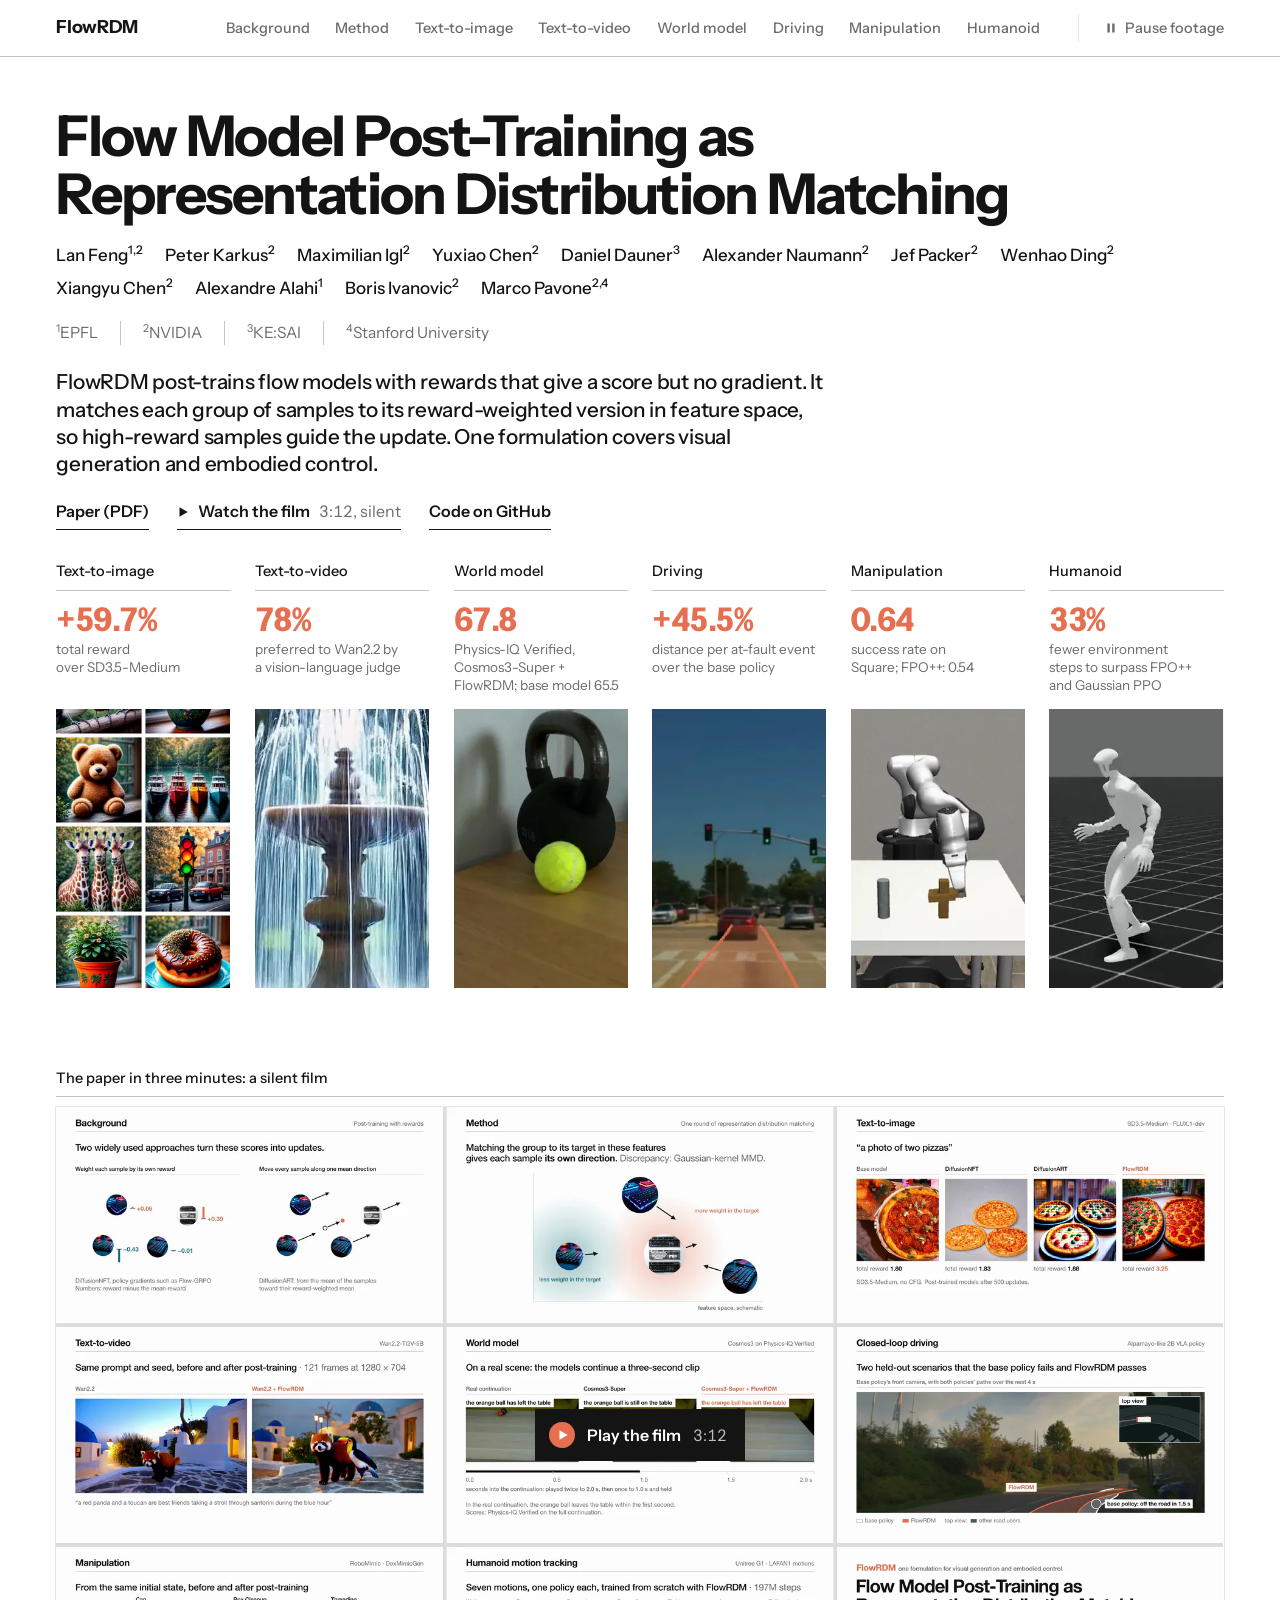
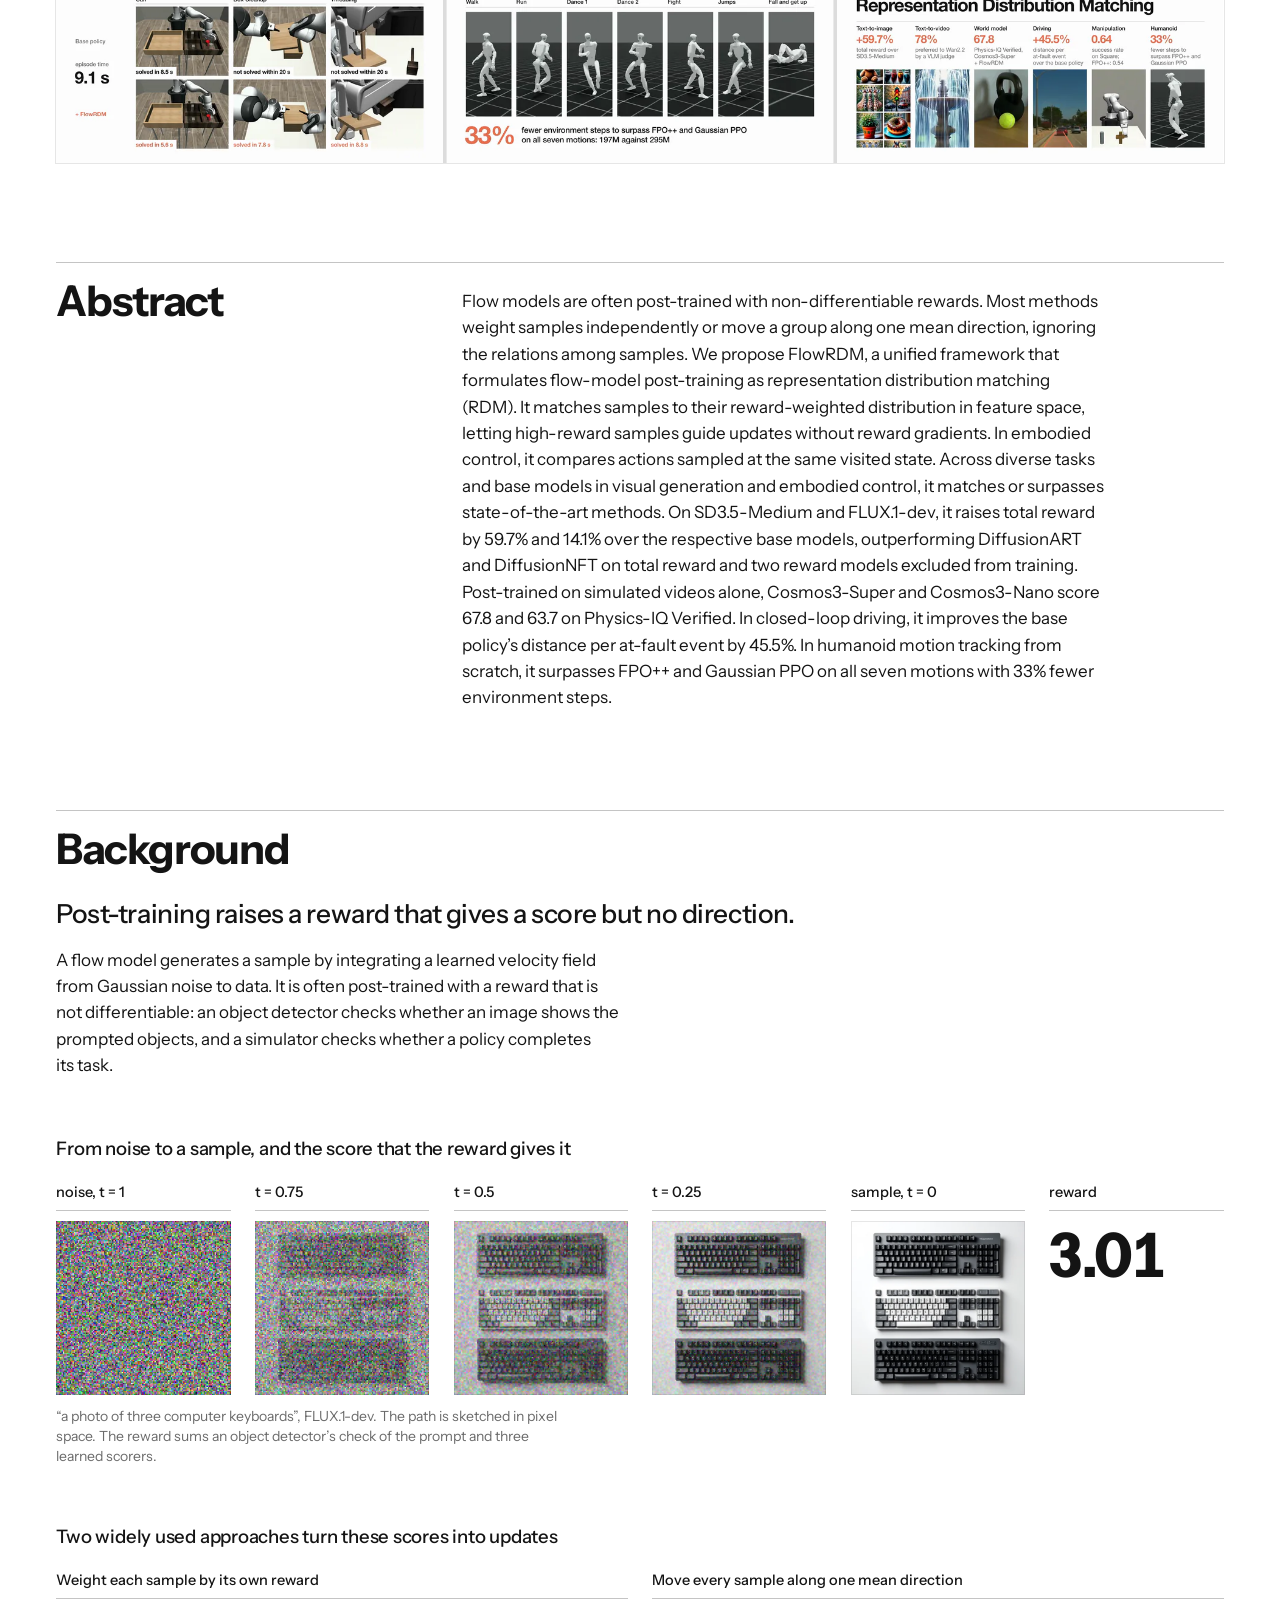
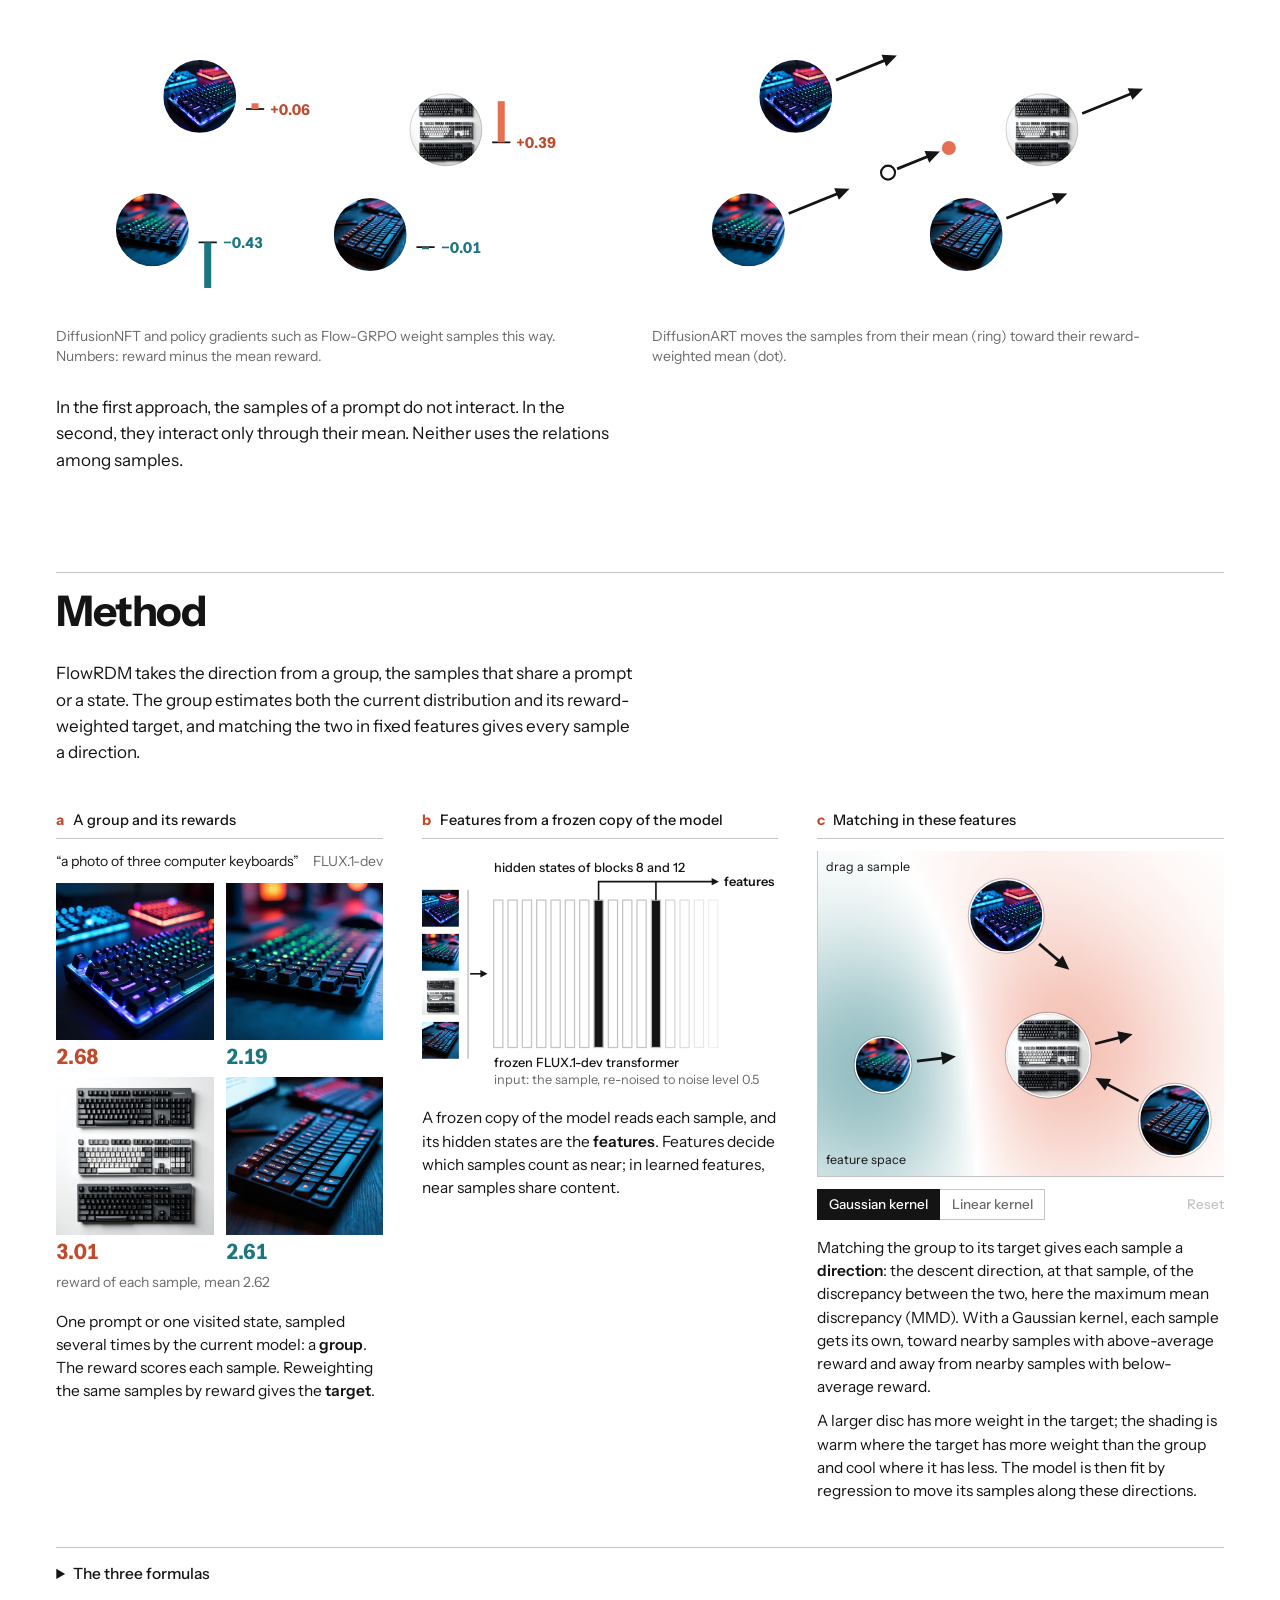
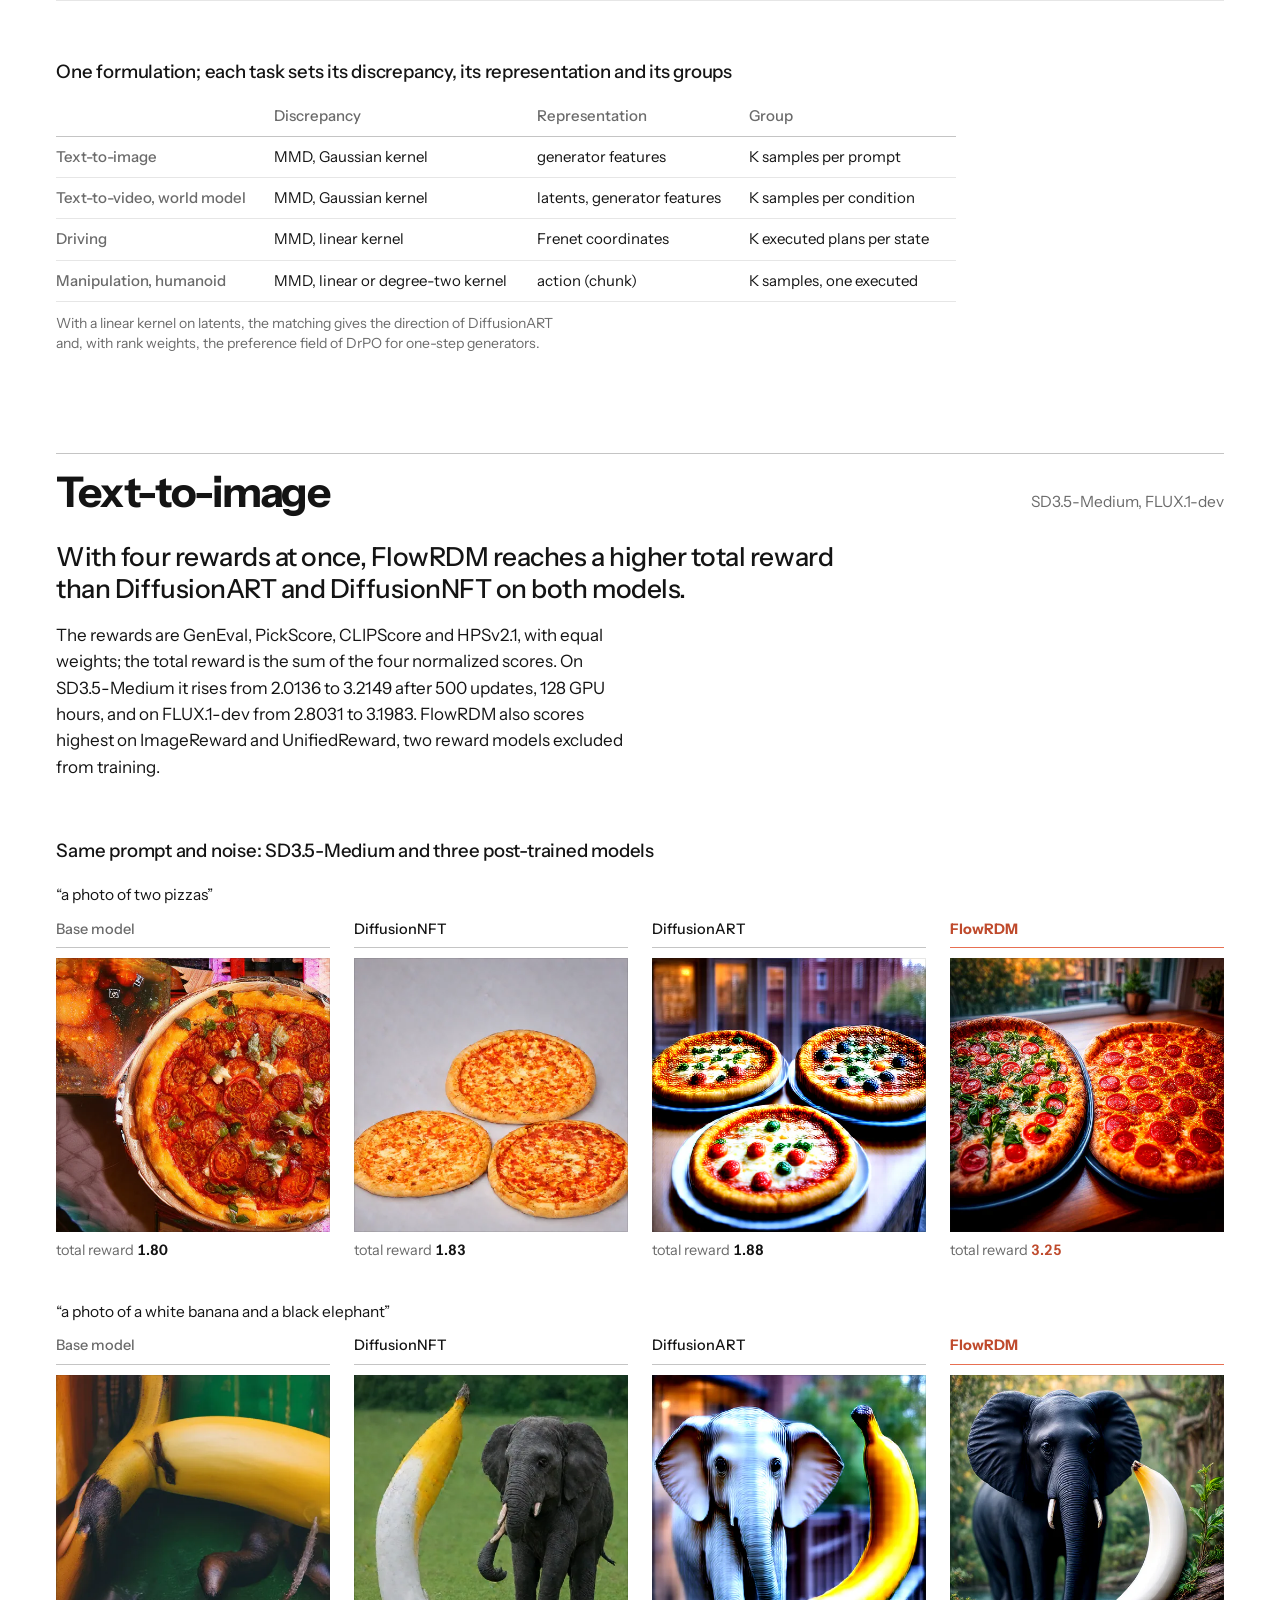
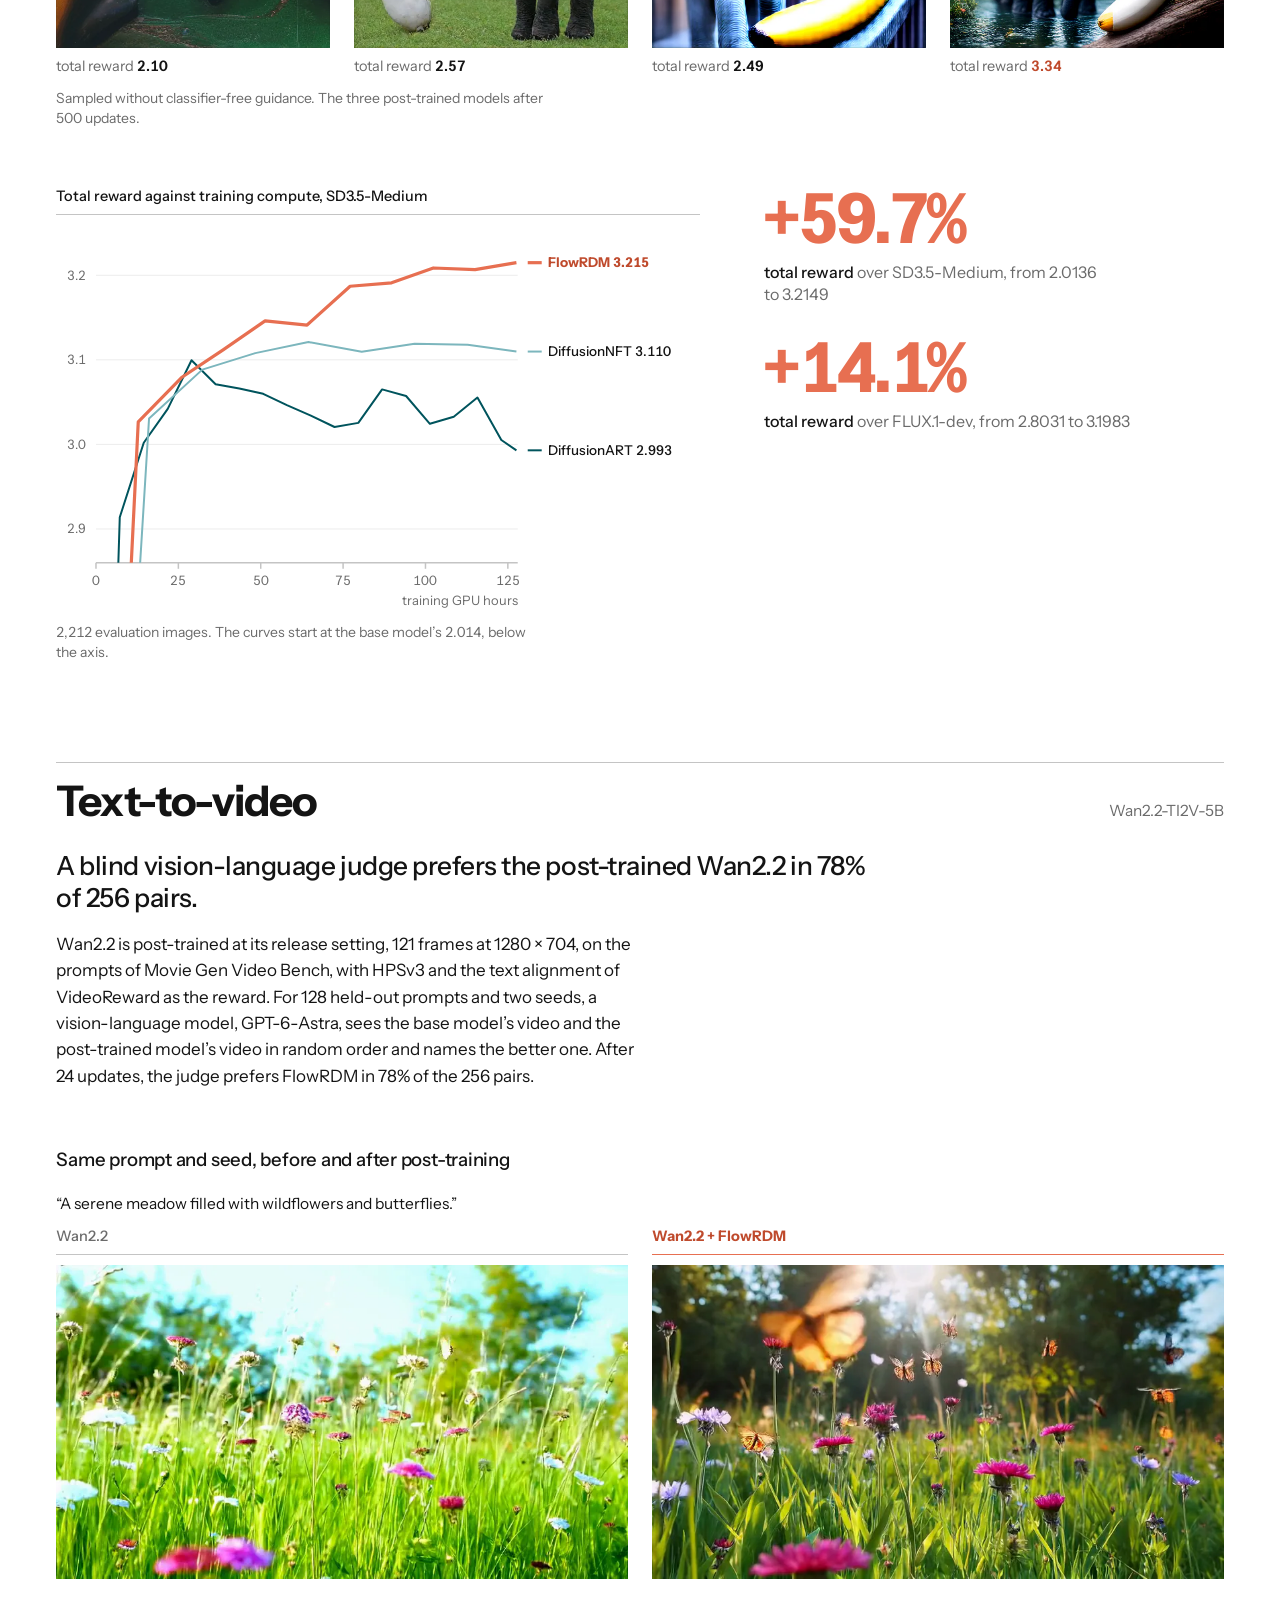
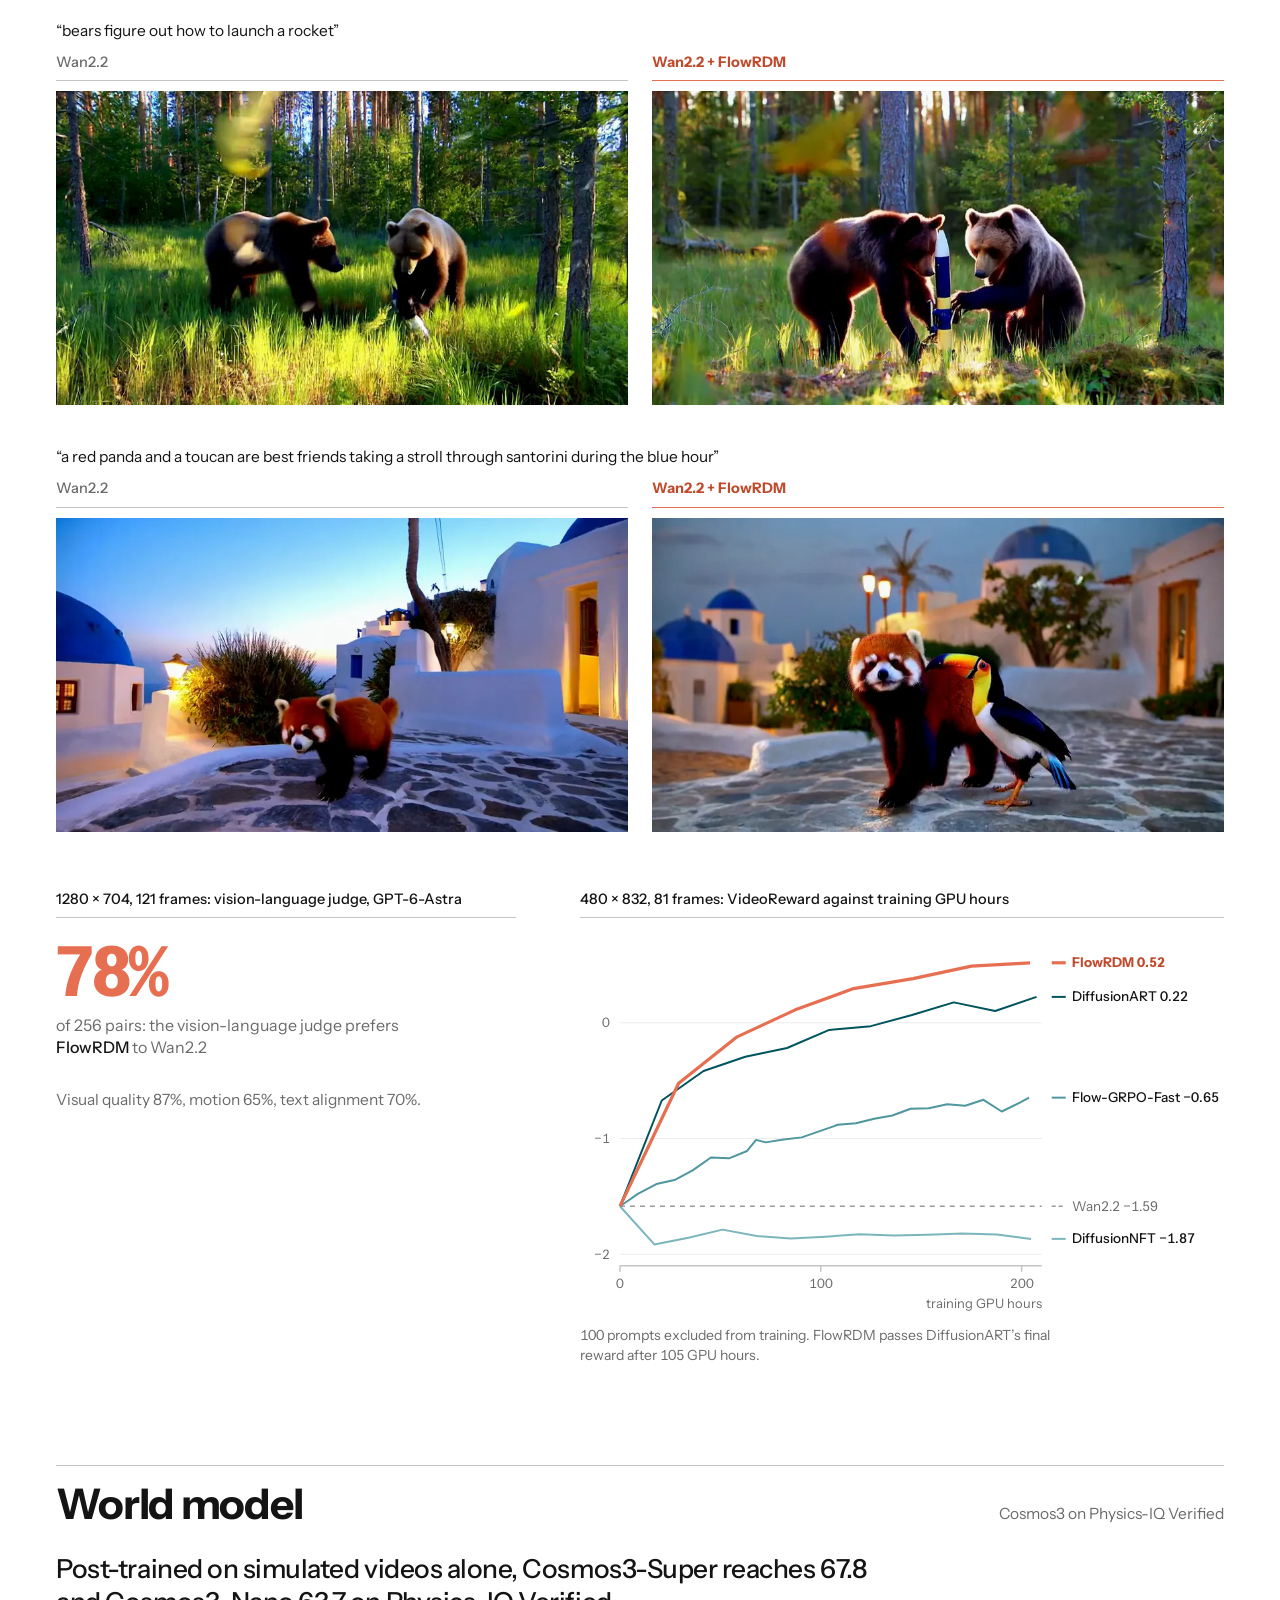
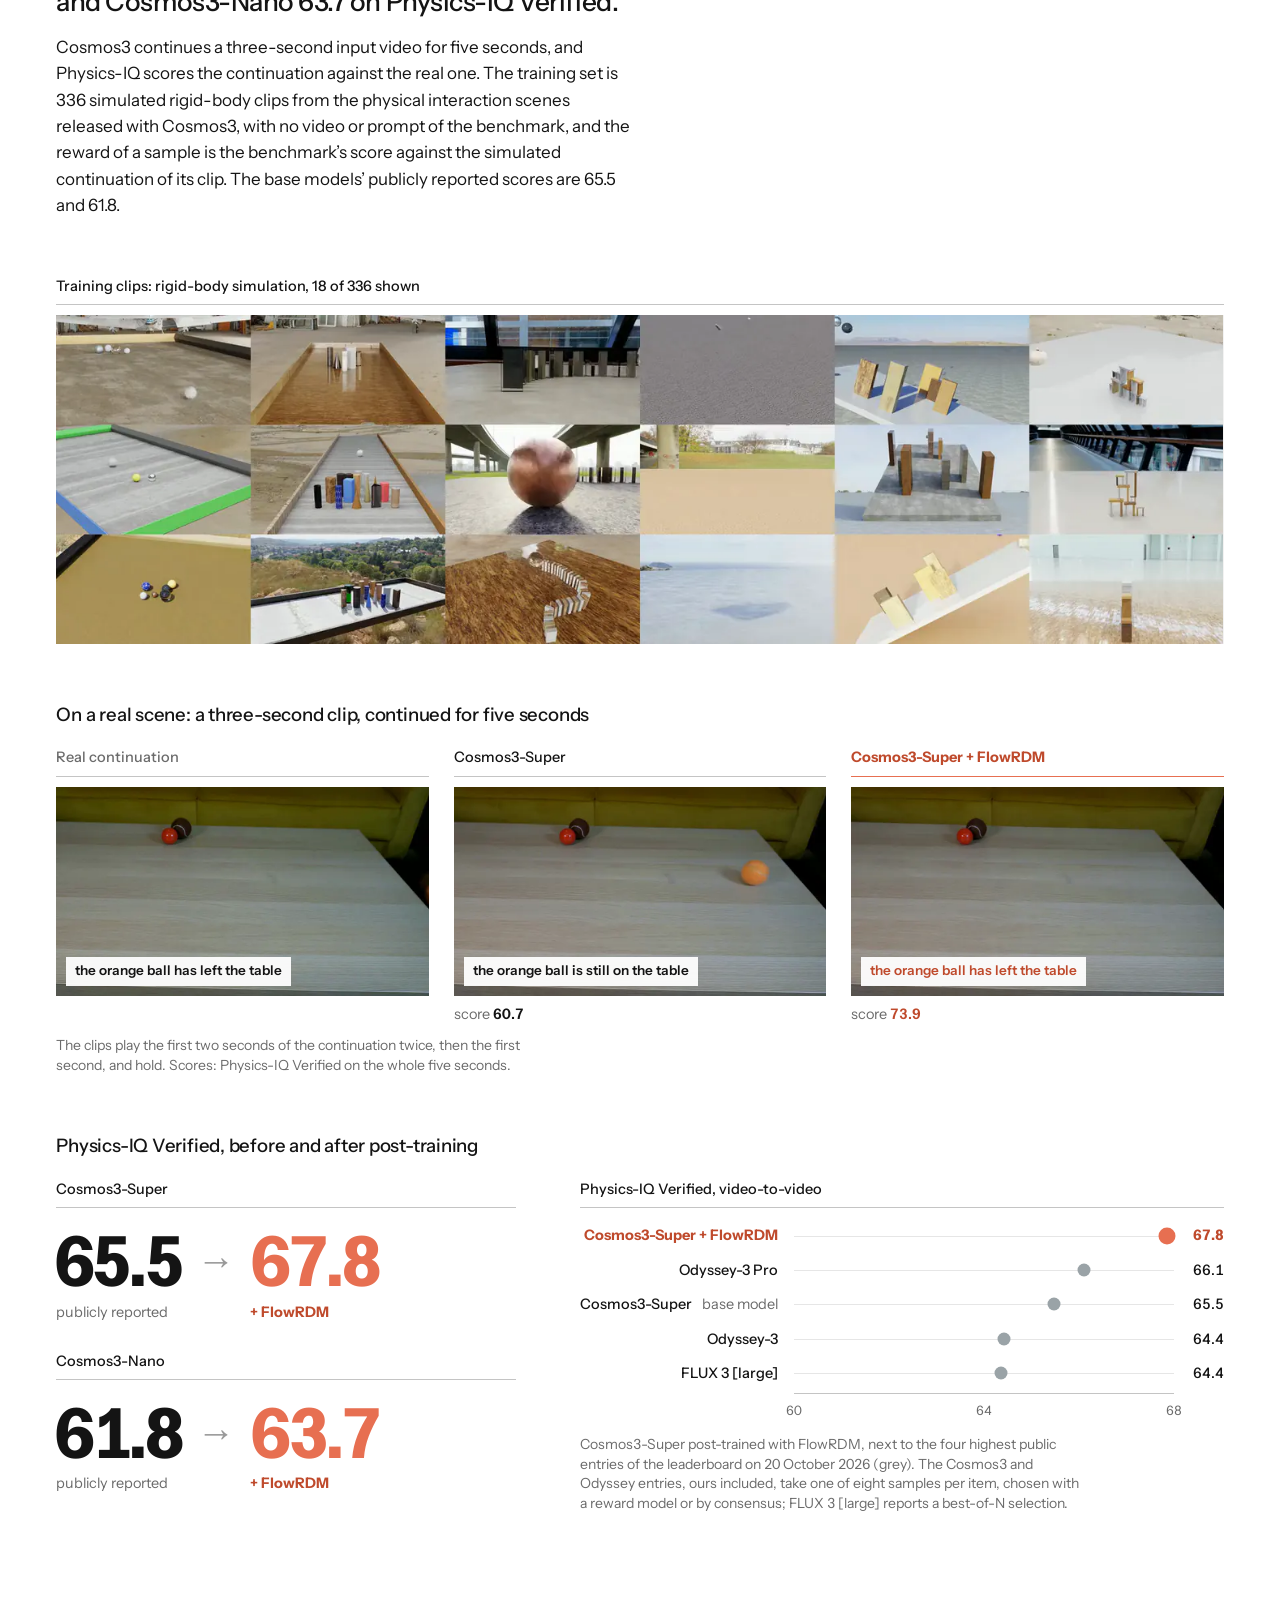
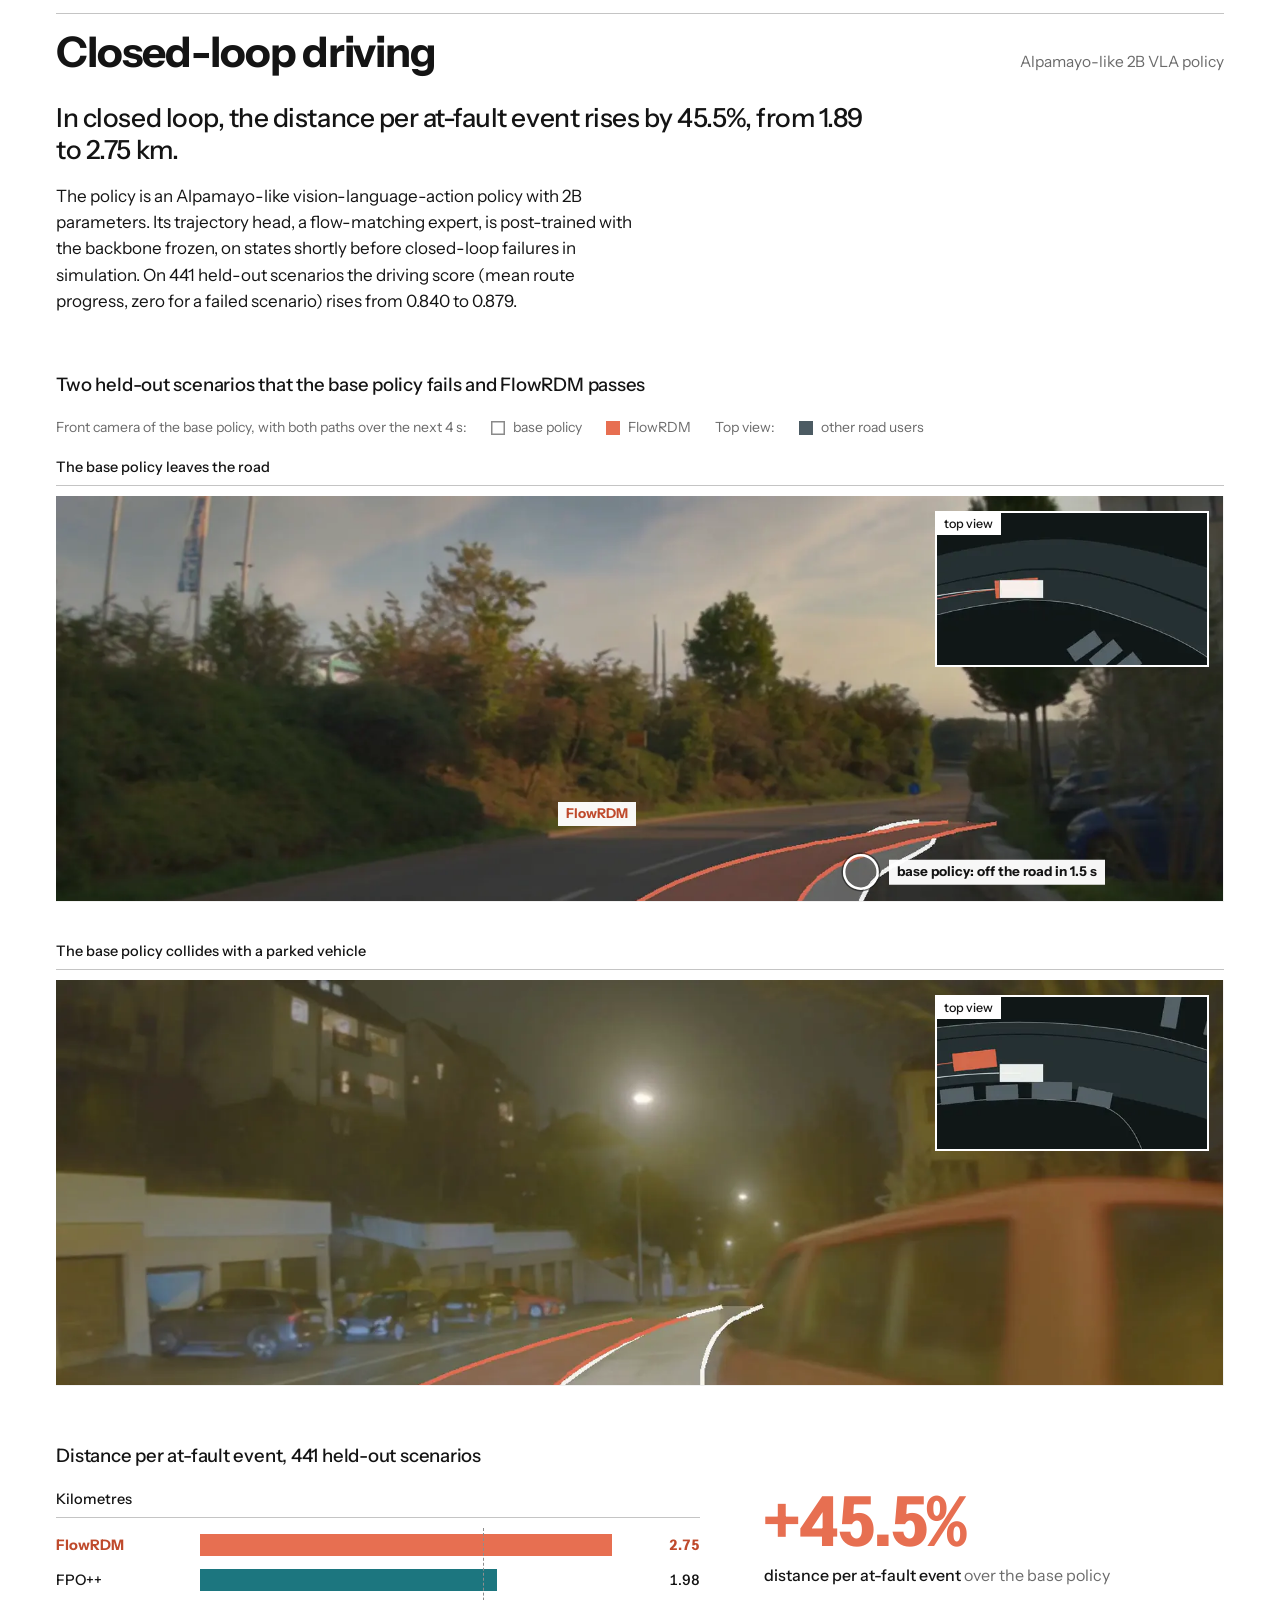
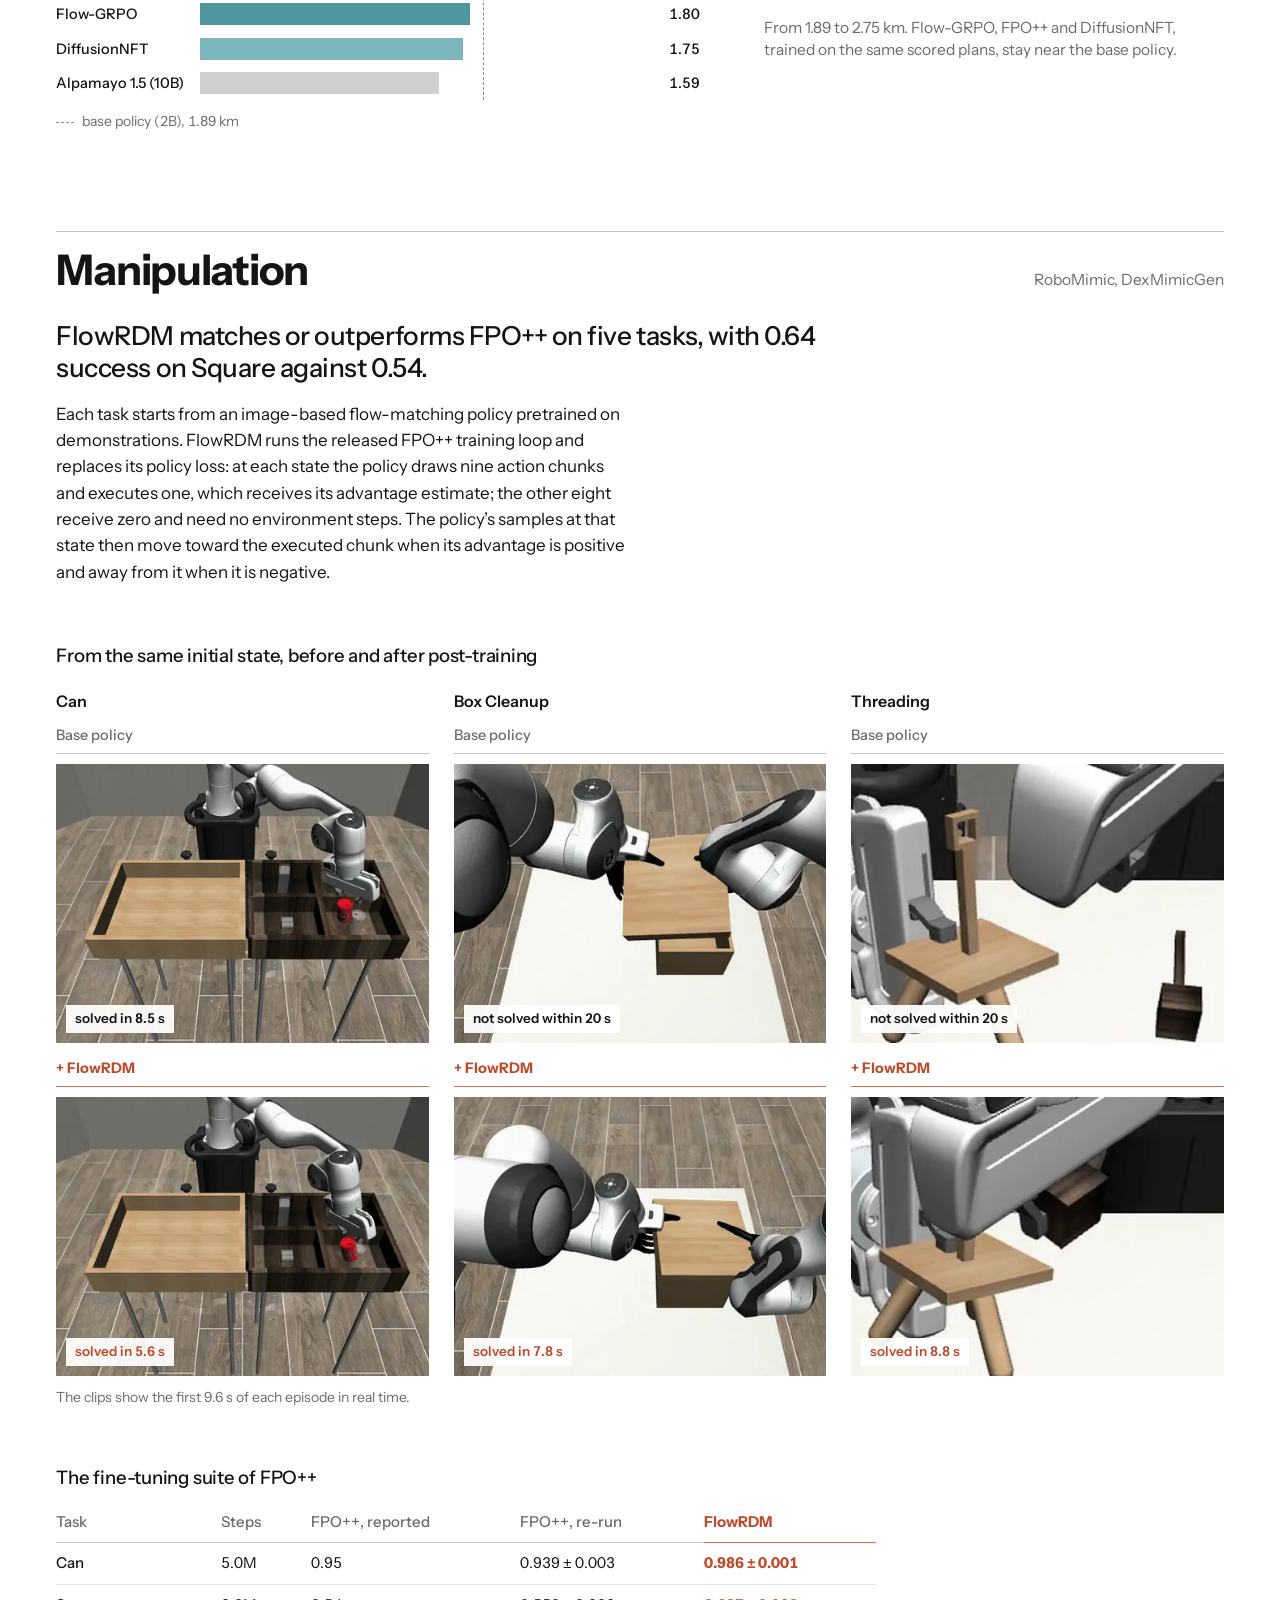
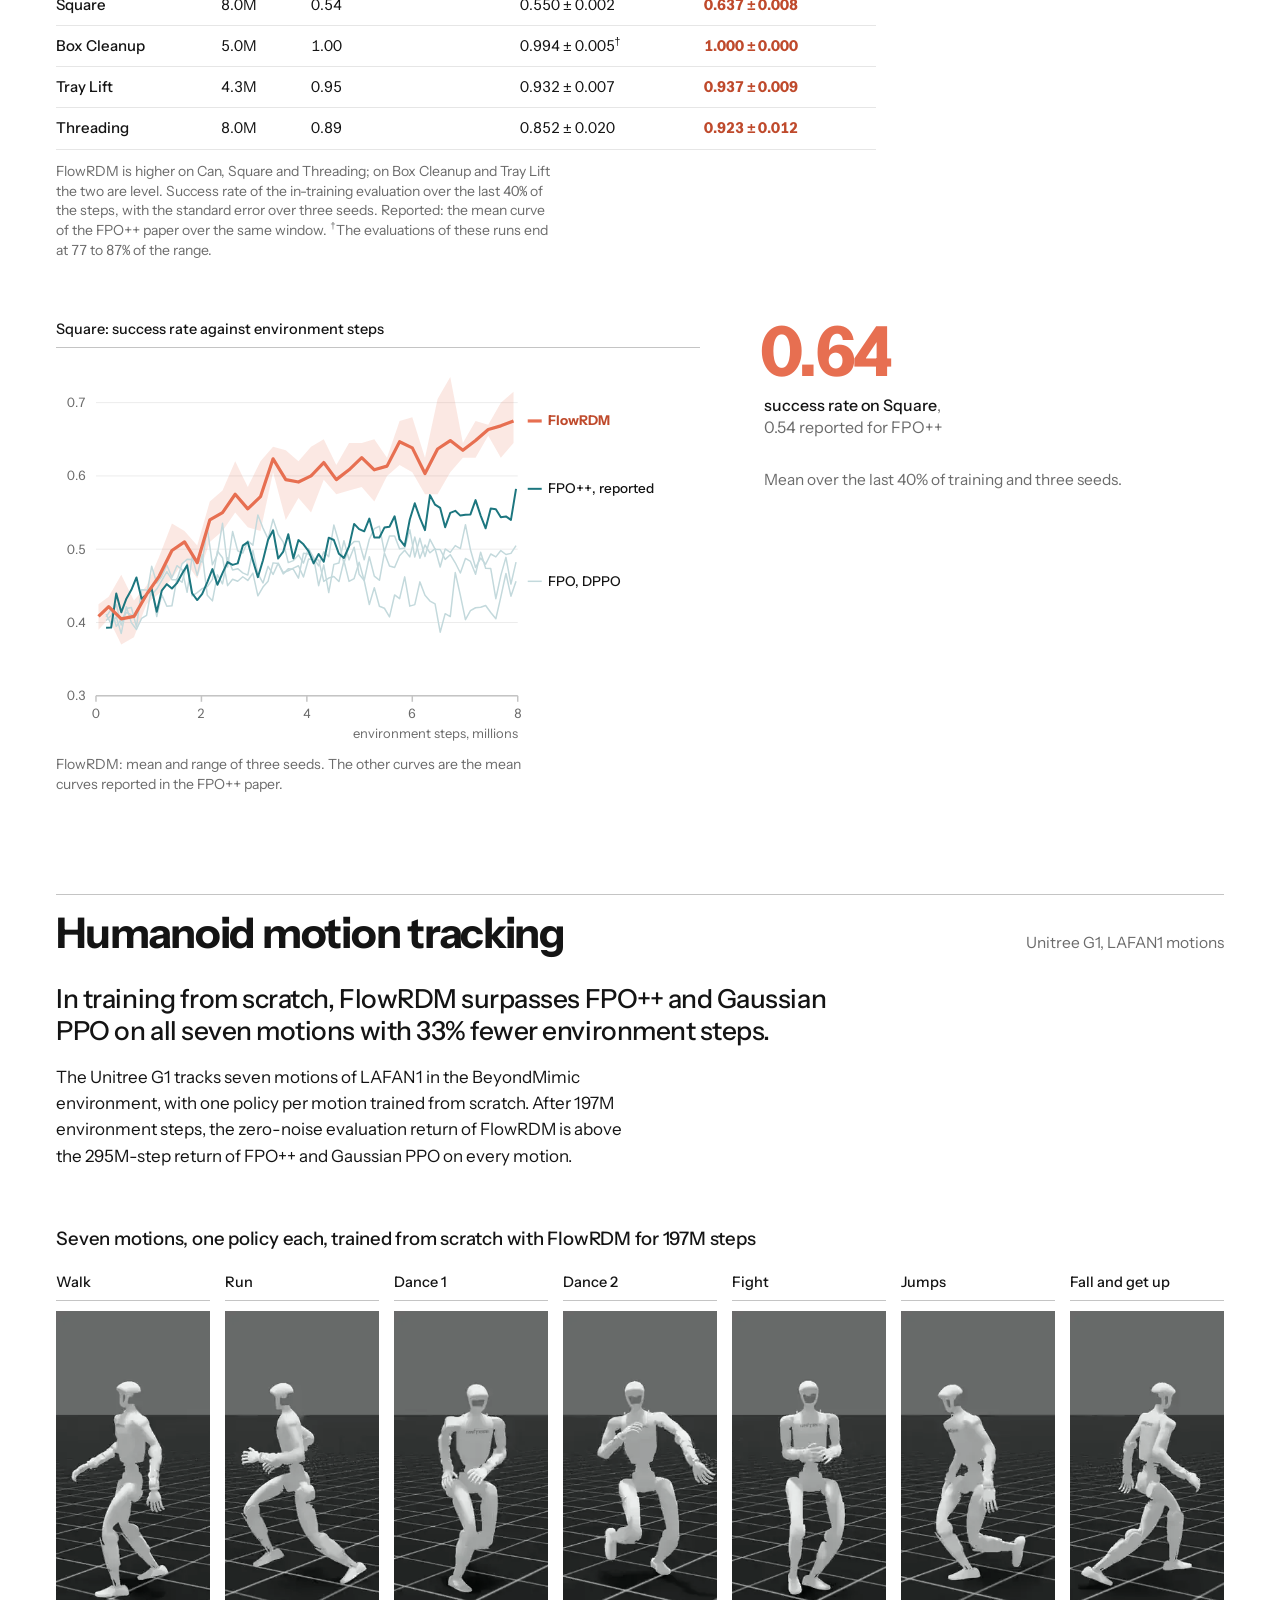
<file: index.html>
<!doctype html>
<html lang="en">
<head>
<meta charset="utf-8">
<meta name="viewport" content="width=device-width, initial-scale=1">
<title>FlowRDM: Flow Model Post-Training as Representation Distribution Matching</title>
<meta name="description" content="FlowRDM post-trains flow models with non-differentiable rewards by matching each group of samples to its reward-weighted version in feature space. Results on image, video and world-model generation, closed-loop driving, manipulation and humanoid tracking.">
<link rel="canonical" href="https://alan-lanfeng.github.io/FlowRDM-website/">
<meta property="og:type" content="website">
<meta property="og:title" content="FlowRDM: Flow Model Post-Training as Representation Distribution Matching">
<meta property="og:description" content="FlowRDM post-trains flow models with non-differentiable rewards by matching each group of samples to its reward-weighted version in feature space. Results on image, video and world-model generation, closed-loop driving, manipulation and humanoid tracking.">
<meta property="og:url" content="https://alan-lanfeng.github.io/FlowRDM-website/">
<meta property="og:image" content="https://alan-lanfeng.github.io/FlowRDM-website/assets/img/social-card.jpg">
<meta property="og:image:width" content="1200">
<meta property="og:image:height" content="630">
<meta name="twitter:card" content="summary_large_image">
<meta name="color-scheme" content="light">
<meta name="theme-color" content="#ffffff">
<link rel="icon" href="data:image/svg+xml,%3Csvg xmlns='http://www.w3.org/2000/svg' viewBox='0 0 32 32'%3E%3Crect width='32' height='32' fill='%23fff'/%3E%3Crect x='5' y='8' width='22' height='3' fill='%23c4c4c4'/%3E%3Ccircle cx='12' cy='21' r='4.2' fill='%231c767f'/%3E%3Ccircle cx='22' cy='19' r='5.4' fill='%23e76f51'/%3E%3C/svg%3E">
<link rel="preload" href="assets/fonts/instrument-sans-latin-standard-normal.woff2" as="font" type="font/woff2" crossorigin>
<link rel="stylesheet" href="assets/css/site.css">
<script>document.documentElement.className='js'</script>
</head>
<body>
<a class="skip" href="#main">Skip to the content</a>
<header class="mast"><div class="wrap mast__in"><a class="mast__name" href="#top">FlowRDM</a><nav class="mast__nav" aria-label="Sections"><a href="#background">Background</a><a href="#method">Method</a><a href="#images"><span class="nb">Text-to-image</span></a><a href="#video"><span class="nb">Text-to-video</span></a><a href="#world">World model</a><a href="#driving">Driving</a><a href="#manipulation">Manipulation</a><a href="#humanoid">Humanoid</a><i class="mast__mark" aria-hidden="true"></i></nav><button class="mast__motion" type="button"><span class="i-pause"><svg viewBox="0 0 12 12" width="12" height="12" aria-hidden="true"><path d="M2.4 1.5h2.4v9H2.4zM7.2 1.5h2.4v9H7.2z" fill="currentColor"/></svg></span><span class="i-play"><svg viewBox="0 0 12 12" width="12" height="12" aria-hidden="true"><path d="M2.5 1.2v9.6L10.6 6z" fill="currentColor"/></svg></span><span class="mast__motion-t">Pause footage</span></button></div></header>
<noscript><p class="wrap noscript">The footage, the charts and the method figure of this page need JavaScript. <a href="assets/film/flowrdm-film.mp4">The film (3:12, silent)</a></p></noscript>
<main id="main">
<section class="hero" id="top"><div class="wrap"><h1>Flow Model <span class="nb">Post-Training</span> as <br class="wide">Representation Distribution Matching</h1><p class="hero__authors"><span>Lan Feng<sup>1,2</sup></span><span>Peter Karkus<sup>2</sup></span><span>Maximilian Igl<sup>2</sup></span><span>Yuxiao Chen<sup>2</sup></span><span>Daniel Dauner<sup>3</sup></span><span>Alexander Naumann<sup>2</sup></span><span>Jef Packer<sup>2</sup></span><span>Wenhao Ding<sup>2</sup></span><span>Xiangyu Chen<sup>2</sup></span><span>Alexandre Alahi<sup>1</sup></span><span>Boris Ivanovic<sup>2</sup></span><span>Marco Pavone<sup>2,4</sup></span></p><p class="hero__by"><span><sup>1</sup>EPFL</span><span><sup>2</sup>NVIDIA</span><span><sup>3</sup>KE:SAI</span><span><sup>4</sup>Stanford University</span></p><p class="hero__lead">FlowRDM post-trains flow models with rewards that give a score but no gradient. It matches each group of samples to its reward-weighted version in feature space, so high-reward samples guide the update. One formulation covers visual generation and embodied control.</p><p class="hero__links"><a class="link" href="assets/paper/FlowRDM_arxiv.pdf">Paper (PDF)</a><a class="link link--film" href="#film"><svg viewBox="0 0 12 12" width="12" height="12" aria-hidden="true"><path d="M2.5 1.2v9.6L10.6 6z" fill="currentColor"/></svg><span>Watch the film</span><span class="link__meta">3:12, silent</span></a><a class="link" href="https://github.com/vita-epfl/FlowRDM">Code on GitHub</a></p><div class="slats"><a class="slat" href="#images" style="--i:0;--pos:50% 50%"><span class="slat__label"><span class="nb">Text-to-image</span></span><span class="slat__num">+59.7%</span><span class="slat__cap">total reward over <span class="nb">SD3.5-Medium</span></span><span class="slat__media"><video muted playsinline preload="none" width="268" height="560" poster="assets/video/hero-image.webp" data-src="assets/video/hero-image.mp4" aria-label="Images from SD3.5-Medium post-trained with FlowRDM, scrolling"></video></span></a><a class="slat" href="#video" style="--i:1;--pos:50% 45%"><span class="slat__label"><span class="nb">Text-to-video</span></span><span class="slat__num">78%</span><span class="slat__cap">preferred to Wan2.2 by a vision-language judge</span><span class="slat__media"><video muted playsinline preload="none" width="268" height="560" poster="assets/video/hero-video.webp" data-src="assets/video/hero-video.mp4" aria-label="A fountain: a video from Wan2.2 post-trained with FlowRDM"></video></span></a><a class="slat" href="#world" style="--i:2;--pos:50% 62%"><span class="slat__label">World model</span><span class="slat__num">67.8</span><span class="slat__cap"><span class="nb">Physics-IQ</span> Verified, <span class="nb">Cosmos3-Super</span> + FlowRDM; base model 65.5</span><span class="slat__media"><video muted playsinline preload="none" width="268" height="560" poster="assets/video/hero-world.webp" data-src="assets/video/hero-world.mp4" aria-label="A continuation generated by Cosmos3-Super post-trained with FlowRDM"></video></span></a><a class="slat" href="#driving" style="--i:3;--pos:50% 85%"><span class="slat__label">Driving</span><span class="slat__num">+45.5%</span><span class="slat__cap">distance per <span class="nb">at-fault</span> event over the base policy</span><span class="slat__media"><video muted playsinline preload="none" width="268" height="560" poster="assets/video/hero-driving.webp" data-src="assets/video/hero-driving.mp4" aria-label="Front camera of the driving policy post-trained with FlowRDM on a street with traffic, with the path it then drives"></video></span></a><a class="slat" href="#manipulation" style="--i:4;--pos:50% 60%"><span class="slat__label">Manipulation</span><span class="slat__num">0.64</span><span class="slat__cap">success rate on Square; FPO++: 0.54</span><span class="slat__media"><video muted playsinline preload="none" width="268" height="560" poster="assets/video/hero-manipulation.webp" data-src="assets/video/hero-manipulation.mp4" aria-label="The policy post-trained with FlowRDM on Square puts the nut onto the peg"></video></span></a><a class="slat" href="#humanoid" style="--i:5;--pos:50% 45%"><span class="slat__label">Humanoid</span><span class="slat__num">33%</span><span class="slat__cap">fewer environment steps to surpass FPO++ and Gaussian PPO</span><span class="slat__media"><video muted playsinline preload="none" width="268" height="560" poster="assets/video/hero-humanoid.webp" data-src="assets/video/hero-humanoid.mp4" aria-label="The Unitree G1 on Dance 2 after 197M steps of training with FlowRDM"></video></span></a></div></div></section>
<section class="filmband" id="film" aria-label="The film"><div class="wrap"><p class="plate__label">The paper in three minutes: a silent film</p><div class="film"><video preload="none" playsinline width="1920" height="1080" poster="assets/film/flowrdm-film.webp" data-film="assets/film/flowrdm-film.mp4" aria-label="The paper in three minutes: a silent film"></video><button class="film__play" type="button"><span class="film__icon"><svg viewBox="0 0 12 12" width="12" height="12" aria-hidden="true"><path d="M2.5 1.2v9.6L10.6 6z" fill="currentColor"/></svg></span><span>Play the film</span><span class="film__meta">3:12</span></button></div></div></section>
<section class="chapter chapter--abstract" id="abstract" aria-labelledby="abstract-h"><div class="wrap"><div class="abs"><h2 id="abstract-h">Abstract</h2><p class="abstract">Flow models are often post-trained with non-differentiable rewards. Most methods weight samples independently or move a group along one mean direction, ignoring the relations among samples. We propose FlowRDM, a unified framework that formulates flow-model post-training as representation distribution matching (RDM). It matches samples to their reward-weighted distribution in feature space, letting high-reward samples guide updates without reward gradients. In embodied control, it compares actions sampled at the same visited state. Across diverse tasks and base models in visual generation and embodied control, it matches or surpasses state-of-the-art methods. On <span class="nb">SD3.5-Medium</span> and <span class="nb">FLUX.1-dev</span>, it raises total reward by 59.7% and 14.1% over the respective base models, outperforming DiffusionART and DiffusionNFT on total reward and two reward models excluded from training. Post-trained on simulated videos alone, <span class="nb">Cosmos3-Super</span> and <span class="nb">Cosmos3-Nano</span> score 67.8 and 63.7 on <span class="nb">Physics-IQ</span> Verified. In closed-loop driving, it improves the base policy’s distance per <span class="nb">at-fault</span> event by 45.5%. In humanoid motion tracking from scratch, it surpasses FPO++ and Gaussian PPO on all seven motions with 33% fewer environment steps.</p></div></div></section>
<section class="chapter" id="background" aria-labelledby="background-h"><div class="wrap"><header class="chapter__head"><h2 id="background-h">Background</h2></header><p class="claim">Post-training raises a reward that gives a score but no direction.</p><p class="text">A flow model generates a sample by integrating a learned velocity field from Gaussian noise to data. It is often post-trained with a reward that is not differentiable: an object detector checks whether an image shows the prompted objects, and a simulator checks whether a policy completes its task.</p><div class="block"><h3 class="block__title">From noise to a sample, and the score that the reward gives it</h3><div class="path"><figure class="plate plate--hair"><figcaption class="plate__label">noise, t = 1</figcaption><div class="plate__media"><img src="assets/img/bg-100.webp" width="512" height="512" alt="Gaussian noise" loading="lazy" decoding="async"></div></figure><figure class="plate plate--hair"><figcaption class="plate__label">t = 0.75</figcaption><div class="plate__media"><img src="assets/img/bg-075.webp" width="512" height="512" alt="The sample, three quarters noise" loading="lazy" decoding="async"></div></figure><figure class="plate plate--hair"><figcaption class="plate__label">t = 0.5</figcaption><div class="plate__media"><img src="assets/img/bg-050.webp" width="512" height="512" alt="The sample, half noise" loading="lazy" decoding="async"></div></figure><figure class="plate plate--hair"><figcaption class="plate__label">t = 0.25</figcaption><div class="plate__media"><img src="assets/img/bg-025.webp" width="512" height="512" alt="The sample, one quarter noise" loading="lazy" decoding="async"></div></figure><figure class="plate plate--hair"><figcaption class="plate__label">sample, t = 0</figcaption><div class="plate__media"><img src="assets/img/group-2.webp" width="512" height="512" alt="The sample: three computer keyboards, generated by FLUX.1-dev" loading="lazy" decoding="async"></div></figure><div class="path__reward"><p class="plate__label">reward</p><p class="path__num">3.01</p></div></div><p class="block__note">“a photo of three computer keyboards”, <span class="nb">FLUX.1-dev</span>. The path is sketched in pixel space. The reward sums an object detector’s check of the prompt and three learned scorers.</p></div><div class="block"><h3 class="block__title">Two widely used approaches turn these scores into updates</h3><div class="grid grid--2 approaches"><figure class="plate"><figcaption class="plate__label">Weight each sample by its own reward</figcaption><div class="plate__media"><div class="sk" role="img" aria-label="Drawing: the four samples of the group, each with a bar for its reward minus the mean reward: +0.06, −0.43, +0.39, −0.01."><svg viewBox="0 0 816 440" aria-hidden="true"><defs><clipPath id="sk-own-0"><circle cx="205.2" cy="124.8" r="52.0"/></clipPath><clipPath id="sk-own-1"><circle cx="137.6" cy="315.2" r="52.0"/></clipPath><clipPath id="sk-own-2"><circle cx="556.7" cy="172.4" r="52.0"/></clipPath><clipPath id="sk-own-3"><circle cx="448.6" cy="322.0" r="52.0"/></clipPath></defs><image href="assets/img/group-0.webp" x="153.2" y="72.8" width="104" height="104" preserveAspectRatio="xMidYMid slice" clip-path="url(#sk-own-0)"/><circle cx="205.2" cy="124.8" r="51.2" fill="none" stroke="rgba(20,20,20,0.16)" stroke-width="1.5"/><image href="assets/img/group-1.webp" x="85.6" y="263.2" width="104" height="104" preserveAspectRatio="xMidYMid slice" clip-path="url(#sk-own-1)"/><circle cx="137.6" cy="315.2" r="51.2" fill="none" stroke="rgba(20,20,20,0.16)" stroke-width="1.5"/><image href="assets/img/group-2.webp" x="504.7" y="120.4" width="104" height="104" preserveAspectRatio="xMidYMid slice" clip-path="url(#sk-own-2)"/><circle cx="556.7" cy="172.4" r="51.2" fill="none" stroke="rgba(20,20,20,0.16)" stroke-width="1.5"/><image href="assets/img/group-3.webp" x="396.6" y="270.0" width="104" height="104" preserveAspectRatio="xMidYMid slice" clip-path="url(#sk-own-3)"/><circle cx="448.6" cy="322.0" r="51.2" fill="none" stroke="rgba(20,20,20,0.16)" stroke-width="1.5"/><line x1="271.2" x2="297.2" y1="142.8" y2="142.8" stroke="#141414" stroke-width="2.5"/><rect x="279.2" y="134.6" width="10" height="8.2" fill="#e76f51"/><line x1="203.6" x2="229.6" y1="333.2" y2="333.2" stroke="#141414" stroke-width="2.5"/><rect x="211.6" y="333.2" width="10" height="65.1" fill="#1c767f"/><line x1="622.7" x2="648.7" y1="190.4" y2="190.4" stroke="#141414" stroke-width="2.5"/><rect x="630.7" y="131.6" width="10" height="58.8" fill="#e76f51"/><line x1="514.6" x2="540.6" y1="340.0" y2="340.0" stroke="#141414" stroke-width="2.5"/><rect x="522.6" y="340.0" width="10" height="3.0" fill="#1c767f"/></svg><span class="sk__v up" style="left:37.40%;top:32.45%">+0.06</span><span class="sk__v down" style="left:29.12%;top:75.73%">−0.43</span><span class="sk__v up" style="left:80.48%;top:43.27%">+0.39</span><span class="sk__v down" style="left:67.23%;top:77.27%">−0.01</span></div></div><p class="plate__note">DiffusionNFT and policy gradients such as <span class="nb">Flow-GRPO</span> weight samples this way. Numbers: reward minus the mean reward.</p></figure><figure class="plate"><figcaption class="plate__label">Move every sample along one mean direction</figcaption><div class="plate__media"><div class="sk" role="img" aria-label="Drawing: the four samples of the group, each with the same arrow, which points from the mean of the samples, a ring, toward their reward-weighted mean, a dot."><svg viewBox="0 0 816 440" aria-hidden="true"><defs><clipPath id="sk-mean-0"><circle cx="205.2" cy="124.8" r="52.0"/></clipPath><clipPath id="sk-mean-1"><circle cx="137.6" cy="315.2" r="52.0"/></clipPath><clipPath id="sk-mean-2"><circle cx="556.7" cy="172.4" r="52.0"/></clipPath><clipPath id="sk-mean-3"><circle cx="448.6" cy="322.0" r="52.0"/></clipPath></defs><image href="assets/img/group-0.webp" x="153.2" y="72.8" width="104" height="104" preserveAspectRatio="xMidYMid slice" clip-path="url(#sk-mean-0)"/><circle cx="205.2" cy="124.8" r="51.2" fill="none" stroke="rgba(20,20,20,0.16)" stroke-width="1.5"/><image href="assets/img/group-1.webp" x="85.6" y="263.2" width="104" height="104" preserveAspectRatio="xMidYMid slice" clip-path="url(#sk-mean-1)"/><circle cx="137.6" cy="315.2" r="51.2" fill="none" stroke="rgba(20,20,20,0.16)" stroke-width="1.5"/><image href="assets/img/group-2.webp" x="504.7" y="120.4" width="104" height="104" preserveAspectRatio="xMidYMid slice" clip-path="url(#sk-mean-2)"/><circle cx="556.7" cy="172.4" r="51.2" fill="none" stroke="rgba(20,20,20,0.16)" stroke-width="1.5"/><image href="assets/img/group-3.webp" x="396.6" y="270.0" width="104" height="104" preserveAspectRatio="xMidYMid slice" clip-path="url(#sk-mean-3)"/><circle cx="448.6" cy="322.0" r="51.2" fill="none" stroke="rgba(20,20,20,0.16)" stroke-width="1.5"/><line x1="350.0" y1="228.3" x2="399.8" y2="208.1" stroke="#141414" stroke-width="4"/><polygon points="411.0 203.6 395.8 219.5 389.1 202.8" fill="#141414"/><line x1="262.7" y1="101.5" x2="338.5" y2="70.8" stroke="#141414" stroke-width="4"/><polygon points="349.6 66.3 334.4 82.1 327.7 65.4" fill="#141414"/><line x1="195.1" y1="291.9" x2="270.9" y2="261.2" stroke="#141414" stroke-width="4"/><polygon points="282.0 256.7 266.8 272.5 260.1 255.8" fill="#141414"/><line x1="614.2" y1="149.1" x2="690.0" y2="118.4" stroke="#141414" stroke-width="4"/><polygon points="701.1 113.9 685.9 129.7 679.2 113.0" fill="#141414"/><line x1="506.0" y1="298.7" x2="581.8" y2="268.0" stroke="#141414" stroke-width="4"/><polygon points="592.9 263.5 577.8 279.3 571.0 262.6" fill="#141414"/><circle cx="337.0" cy="233.6" r="10" fill="#fff" stroke="#141414" stroke-width="3"/><circle cx="423.9" cy="198.4" r="10" fill="#e76f51"/></svg></div></div><p class="plate__note">DiffusionART moves the samples from their mean (ring) toward their reward-weighted mean (dot).</p></figure></div><p class="text">In the first approach, the samples of a prompt do not interact. In the second, they interact only through their mean. Neither uses the relations among samples.</p></div></div></section>
<section class="chapter" id="method" aria-labelledby="method-h"><div class="wrap"><header class="chapter__head"><h2 id="method-h">Method</h2></header><p class="text">FlowRDM takes the direction from a group, the samples that share a prompt or a state. The group estimates both the current distribution and its reward-weighted target, and matching the two in fixed features gives every sample a direction.</p><div class="panels"><div class="panel panel--a"><h3 class="panel__title"><b>a</b>A group and its rewards</h3><p class="panel__prompt">“a photo of three computer keyboards”<span><span class="nb">FLUX.1-dev</span></span></p><div class="group"><figure class="group__s"><img src="assets/img/group-0.webp" width="512" height="512" alt="Sample 1 of FLUX.1-dev for the prompt" loading="lazy" decoding="async"><figcaption class="up">2.68</figcaption></figure><figure class="group__s"><img src="assets/img/group-1.webp" width="512" height="512" alt="Sample 2 of FLUX.1-dev for the prompt" loading="lazy" decoding="async"><figcaption class="down">2.19</figcaption></figure><figure class="group__s"><img src="assets/img/group-2.webp" width="512" height="512" alt="Sample 3 of FLUX.1-dev for the prompt" loading="lazy" decoding="async"><figcaption class="up">3.01</figcaption></figure><figure class="group__s"><img src="assets/img/group-3.webp" width="512" height="512" alt="Sample 4 of FLUX.1-dev for the prompt" loading="lazy" decoding="async"><figcaption class="down">2.61</figcaption></figure></div><p class="group__mean">reward of each sample, mean 2.62</p><p class="panel__text">One prompt or one visited state, sampled several times by the current model: a <b>group</b>. The reward scores each sample. Reweighting the same samples by reward gives the <b>target</b>.</p></div><div class="panel panel--b"><h3 class="panel__title"><b>b</b>Features from a frozen copy of the model</h3><div class="feat"><svg viewBox="0 0 348 232" role="img" aria-label="Diagram: each sample of the group is re-noised and passed through a frozen FLUX.1-dev transformer; the hidden states of blocks 8 and 12 are read out as its features."><image href="assets/img/group-0.webp" x="0" y="36" width="36" height="36" preserveAspectRatio="xMidYMid slice"/><image href="assets/img/group-1.webp" x="0" y="79" width="36" height="36" preserveAspectRatio="xMidYMid slice"/><image href="assets/img/group-2.webp" x="0" y="122" width="36" height="36" preserveAspectRatio="xMidYMid slice"/><image href="assets/img/group-3.webp" x="0" y="165" width="36" height="36" preserveAspectRatio="xMidYMid slice"/><line x1="45" x2="45" y1="36" y2="201" stroke="#c4c4c4" stroke-width="1.5"/><line x1="47" x2="59" y1="118" y2="118" stroke="#141414" stroke-width="1.6"/><polygon points="64,118 57,114.4 57,121.6" fill="#141414"/><rect class="feat__b" style="--k:0" x="70" y="46" width="9" height="144" stroke="#c4c4c4" stroke-width="1.2"/><rect class="feat__b" style="--k:1" x="84" y="46" width="9" height="144" stroke="#c4c4c4" stroke-width="1.2"/><rect class="feat__b" style="--k:2" x="98" y="46" width="9" height="144" stroke="#c4c4c4" stroke-width="1.2"/><rect class="feat__b" style="--k:3" x="112" y="46" width="9" height="144" stroke="#c4c4c4" stroke-width="1.2"/><rect class="feat__b" style="--k:4" x="126" y="46" width="9" height="144" stroke="#c4c4c4" stroke-width="1.2"/><rect class="feat__b" style="--k:5" x="140" y="46" width="9" height="144" stroke="#c4c4c4" stroke-width="1.2"/><rect class="feat__b" style="--k:6" x="154" y="46" width="9" height="144" stroke="#c4c4c4" stroke-width="1.2"/><rect class="feat__b is-tap" style="--k:7" x="168" y="46" width="9" height="144" stroke="#c4c4c4" stroke-width="1.2"/><rect class="feat__b" style="--k:8" x="182" y="46" width="9" height="144" stroke="#c4c4c4" stroke-width="1.2"/><rect class="feat__b" style="--k:9" x="196" y="46" width="9" height="144" stroke="#c4c4c4" stroke-width="1.2"/><rect class="feat__b" style="--k:10" x="210" y="46" width="9" height="144" stroke="#c4c4c4" stroke-width="1.2"/><rect class="feat__b is-tap" style="--k:11" x="224" y="46" width="9" height="144" stroke="#c4c4c4" stroke-width="1.2"/><rect x="238" y="46" width="9" height="144" fill="#fff" stroke="#d4d4d4" stroke-width="1.2"/><rect x="252" y="46" width="9" height="144" fill="#fff" stroke="#dedede" stroke-width="1.2"/><rect x="266" y="46" width="9" height="144" fill="#fff" stroke="#e8e8e8" stroke-width="1.2"/><rect x="280" y="46" width="9" height="144" fill="#fff" stroke="#f0f0f0" stroke-width="1.2"/><path d="M172.5 46 V28 H284 M228.5 46 V28" fill="none" stroke="#141414" stroke-width="1.6"/><polygon points="290,28 283,24.4 283,31.6" fill="#141414"/><text x="70" y="19" font-size="12.5" font-weight="500" fill="#141414">hidden states of blocks 8 and 12</text><text x="295" y="32.4" font-size="12.5" font-weight="600" fill="#141414">features</text><text x="70" y="209" font-size="12.5" font-weight="500" fill="#141414">frozen FLUX.1-dev transformer</text><text x="70" y="226" font-size="12.5" fill="#6b6b6b">input: the sample, re-noised to noise level 0.5</text></svg></div><p class="panel__text">A frozen copy of the model reads each sample, and its hidden states are the <b>features</b>. Features decide which samples count as near; in learned features, near samples share content.</p></div><div class="panel panel--c"><h3 class="panel__title"><b>c</b>Matching in these features</h3><div class="match" data-match data-rewards="2.6766,2.1876,3.0139,2.6091"><div class="match__plot"><canvas class="match__field" aria-hidden="true"></canvas><svg class="match__arrows" aria-hidden="true"></svg><button class="match__s" type="button" data-k="0" style="background-image:url(assets/img/group-0.webp)" aria-label="Sample 1, reward 2.68. Drag, or use the arrow keys, to move it."></button><button class="match__s" type="button" data-k="1" style="background-image:url(assets/img/group-1.webp)" aria-label="Sample 2, reward 2.19. Drag, or use the arrow keys, to move it."></button><button class="match__s" type="button" data-k="2" style="background-image:url(assets/img/group-2.webp)" aria-label="Sample 3, reward 3.01. Drag, or use the arrow keys, to move it."></button><button class="match__s" type="button" data-k="3" style="background-image:url(assets/img/group-3.webp)" aria-label="Sample 4, reward 2.61. Drag, or use the arrow keys, to move it."></button><span class="match__hint">drag a sample</span><span class="match__axis">feature space</span></div><div class="match__ctl"><div class="seg" role="group" aria-label="Kernel"><button type="button" class="is-on" data-kernel="gauss" aria-pressed="true">Gaussian kernel</button><button type="button" data-kernel="linear" aria-pressed="false">Linear kernel</button></div><button type="button" class="match__reset" disabled>Reset</button></div></div><p class="panel__text">Matching the group to its target gives each sample a <b>direction</b>: the descent direction, at that sample, of the discrepancy between the two, here the maximum mean discrepancy (MMD). <span class="match__say" aria-live="polite">With a Gaussian kernel, each sample gets its own, toward nearby samples with above-average reward and away from nearby samples with below-average reward.</span></p><p class="panel__text">A larger disc has more weight in the target; the shading is warm where the target has more weight than the group and cool where it has less. The model is then fit by regression to move its samples along these directions.</p></div></div><details class="formulas"><summary>The three formulas</summary><dl class="symbols"><div><dt>The target</dt><dd class="symbols__say">The distribution of the current model, reweighted by reward.</dd><dd class="symbols__eq"><img class="eq" src="assets/img/eq-target.svg" width="164.5" height="14.9" style="--w:164.5" alt="p star of x given c is proportional to p ref of x given c times the exponential of r of x and c over beta"></dd></div><div><dt>The direction</dt><dd class="symbols__say">The witness of the maximum mean discrepancy between a group and its reward-weighted group, and its gradient at each sample. Rewards enter only through the centered weights, so no reward gradient is needed.</dd><dd class="symbols__eq"><img class="eq" src="assets/img/eq-witness.svg" width="188.8" height="26.4" style="--w:188.8" alt="the witness u c of f is the sum over k of alpha k times kappa of f and f k; the direction d i is the gradient of u c at f i"></dd></div><div><dt>The update</dt><dd class="symbols__say">At cached points of each sampling trajectory, the network regresses toward the velocity of the current model, shifted against g<sub>i</sub>: the direction d<sub>i</sub> carried back from the features to the sample.</dd><dd class="symbols__eq"><img class="eq eq--wide" src="assets/img/eq-update.svg" width="266.4" height="27.6" style="--w:266.4" alt="the loss is the sum over samples i and sampler times n of t n times the squared distance between the velocity of the network at the cached point and the velocity of the current model minus eta times g i"></dd></div></dl></details><div class="block"><h3 class="block__title">One formulation; each task sets its discrepancy, its representation and its groups</h3><div class="tablewrap"><table class="table table--terms"><thead><tr><th scope="col"></th><th scope="col">Discrepancy</th><th scope="col">Representation</th><th scope="col">Group</th></tr></thead><tbody><tr><th scope="row"><span class="nb">Text-to-image</span></th><td data-l="Discrepancy">MMD, Gaussian kernel</td><td data-l="Representation">generator features</td><td data-l="Group">K samples per prompt</td></tr><tr><th scope="row"><span class="nb">Text-to-video</span>, world model</th><td data-l="Discrepancy">MMD, Gaussian kernel</td><td data-l="Representation">latents, generator features</td><td data-l="Group">K samples per condition</td></tr><tr><th scope="row">Driving</th><td data-l="Discrepancy">MMD, linear kernel</td><td data-l="Representation">Frenet coordinates</td><td data-l="Group">K executed plans per state</td></tr><tr><th scope="row">Manipulation, humanoid</th><td data-l="Discrepancy">MMD, linear or degree-two kernel</td><td data-l="Representation">action (chunk)</td><td data-l="Group">K samples, one executed</td></tr></tbody></table></div><p class="block__note">With a linear kernel on latents, the matching gives the direction of DiffusionART and, with rank weights, the preference field of DrPO for one-step generators.</p></div></div></section>
<section class="chapter" id="images" aria-labelledby="images-h"><div class="wrap"><header class="chapter__head"><h2 id="images-h"><span class="nb">Text-to-image</span></h2><p class="chapter__meta"><span class="nb">SD3.5-Medium</span>, <span class="nb">FLUX.1-dev</span></p></header><p class="claim">With four rewards at once, FlowRDM reaches a higher total reward than DiffusionART and DiffusionNFT on both models.</p><p class="text">The rewards are GenEval, PickScore, CLIPScore and HPSv2.1, with equal weights; the total reward is the sum of the four normalized scores. On <span class="nb">SD3.5-Medium</span> it rises from 2.0136 to 3.2149 after 500 updates, 128 GPU hours, and on <span class="nb">FLUX.1-dev</span> from 2.8031 to 3.1983. FlowRDM also scores highest on ImageReward and UnifiedReward, two reward models excluded from training.</p><div class="block block--cmp"><h3 class="block__title">Same prompt and noise: <span class="nb">SD3.5-Medium</span> and three post-trained models</h3><div class="cmp"><p class="cmp__prompt">“a photo of two pizzas”</p><div class="grid grid--4"><figure class="plate plate--base plate--hair"><figcaption class="plate__label">Base model</figcaption><div class="plate__media"><img src="assets/img/cmp-0-base.webp" width="512" height="512" alt="Base model: a photo of two pizzas" loading="lazy" decoding="async"></div><p class="plate__note"><span>total reward</span> 1.80</p></figure><figure class="plate plate--hair"><figcaption class="plate__label">DiffusionNFT</figcaption><div class="plate__media"><img src="assets/img/cmp-0-nft.webp" width="512" height="512" alt="DiffusionNFT: a photo of two pizzas" loading="lazy" decoding="async"></div><p class="plate__note"><span>total reward</span> 1.83</p></figure><figure class="plate plate--hair"><figcaption class="plate__label">DiffusionART</figcaption><div class="plate__media"><img src="assets/img/cmp-0-art.webp" width="512" height="512" alt="DiffusionART: a photo of two pizzas" loading="lazy" decoding="async"></div><p class="plate__note"><span>total reward</span> 1.88</p></figure><figure class="plate plate--ours plate--hair"><figcaption class="plate__label">FlowRDM</figcaption><div class="plate__media"><img src="assets/img/cmp-0-flowrdm.webp" width="512" height="512" alt="FlowRDM: a photo of two pizzas" loading="lazy" decoding="async"></div><p class="plate__note"><span>total reward</span> 3.25</p></figure></div></div><div class="cmp"><p class="cmp__prompt">“a photo of a white banana and a black elephant”</p><div class="grid grid--4"><figure class="plate plate--base plate--hair"><figcaption class="plate__label">Base model</figcaption><div class="plate__media"><img src="assets/img/cmp-1-base.webp" width="512" height="512" alt="Base model: a photo of a white banana and a black elephant" loading="lazy" decoding="async"></div><p class="plate__note"><span>total reward</span> 2.10</p></figure><figure class="plate plate--hair"><figcaption class="plate__label">DiffusionNFT</figcaption><div class="plate__media"><img src="assets/img/cmp-1-nft.webp" width="512" height="512" alt="DiffusionNFT: a photo of a white banana and a black elephant" loading="lazy" decoding="async"></div><p class="plate__note"><span>total reward</span> 2.57</p></figure><figure class="plate plate--hair"><figcaption class="plate__label">DiffusionART</figcaption><div class="plate__media"><img src="assets/img/cmp-1-art.webp" width="512" height="512" alt="DiffusionART: a photo of a white banana and a black elephant" loading="lazy" decoding="async"></div><p class="plate__note"><span>total reward</span> 2.49</p></figure><figure class="plate plate--ours plate--hair"><figcaption class="plate__label">FlowRDM</figcaption><div class="plate__media"><img src="assets/img/cmp-1-flowrdm.webp" width="512" height="512" alt="FlowRDM: a photo of a white banana and a black elephant" loading="lazy" decoding="async"></div><p class="plate__note"><span>total reward</span> 3.34</p></figure></div></div><p class="block__note">Sampled without classifier-free guidance. The three post-trained models after 500 updates.</p></div><div class="block"><div class="split"><div class="split__main"><figure class="chart" data-chart="img_sd" role="group" aria-label="Line chart. After 128 training GPU hours the total reward is 3.215 for FlowRDM, 3.110 for DiffusionNFT and 2.993 for DiffusionART."><figcaption class="plate__label">Total reward against training compute, <span class="nb">SD3.5-Medium</span></figcaption><div class="chart__plot"></div><p class="plate__note">2,212 evaluation images. The curves start at the base model’s 2.014, below the axis.</p></figure></div><div class="split__side"><div class="figure"><p class="figure__num">+59.7%</p><p class="figure__cap"><b>total reward</b> over <span class="nb">SD3.5-Medium</span>, from 2.0136 to 3.2149</p></div><div class="figure"><p class="figure__num">+14.1%</p><p class="figure__cap"><b>total reward</b> over <span class="nb">FLUX.1-dev</span>, from 2.8031 to 3.1983</p></div></div></div></div></div></section>
<section class="chapter" id="video" aria-labelledby="video-h"><div class="wrap"><header class="chapter__head"><h2 id="video-h"><span class="nb">Text-to-video</span></h2><p class="chapter__meta"><span class="nb">Wan2.2-TI2V-5B</span></p></header><p class="claim">A blind vision-language judge prefers the post-trained Wan2.2 in 78% of 256 pairs.</p><p class="text">Wan2.2 is post-trained at its release setting, 121 frames at 1280 × 704, on the prompts of Movie Gen Video Bench, with HPSv3 and the text alignment of VideoReward as the reward. For 128 held-out prompts and two seeds, a vision-language model, <span class="nb">GPT-6-Astra</span>, sees the base model’s video and the post-trained model’s video in random order and names the better one. After 24 updates, the judge prefers FlowRDM in 78% of the 256 pairs.</p><div class="block block--pairs"><h3 class="block__title">Same prompt and seed, before and after post-training</h3><div class="pair"><p class="pair__prompt">“A serene meadow filled with wildflowers and butterflies.”</p><div class="grid grid--2"><figure class="plate plate--base"><figcaption class="plate__label">Wan2.2</figcaption><div class="plate__media"><video muted playsinline preload="none" width="852" height="468" poster="assets/video/t2v-0-base.webp" data-src="assets/video/t2v-0-base.mp4" data-sync="t2v-0" aria-label="Wan2.2: “A serene meadow filled with wildflowers and butterflies.”"></video></div></figure><figure class="plate plate--ours"><figcaption class="plate__label">Wan2.2 + FlowRDM</figcaption><div class="plate__media"><video muted playsinline preload="none" width="852" height="468" poster="assets/video/t2v-0-flowrdm.webp" data-src="assets/video/t2v-0-flowrdm.mp4" data-sync="t2v-0" aria-label="Wan2.2 post-trained with FlowRDM: “A serene meadow filled with wildflowers and butterflies.”"></video></div></figure></div></div><div class="pair"><p class="pair__prompt">“bears figure out how to launch a rocket”</p><div class="grid grid--2"><figure class="plate plate--base"><figcaption class="plate__label">Wan2.2</figcaption><div class="plate__media"><video muted playsinline preload="none" width="852" height="468" poster="assets/video/t2v-1-base.webp" data-src="assets/video/t2v-1-base.mp4" data-sync="t2v-1" aria-label="Wan2.2: “bears figure out how to launch a rocket”"></video></div></figure><figure class="plate plate--ours"><figcaption class="plate__label">Wan2.2 + FlowRDM</figcaption><div class="plate__media"><video muted playsinline preload="none" width="852" height="468" poster="assets/video/t2v-1-flowrdm.webp" data-src="assets/video/t2v-1-flowrdm.mp4" data-sync="t2v-1" aria-label="Wan2.2 post-trained with FlowRDM: “bears figure out how to launch a rocket”"></video></div></figure></div></div><div class="pair"><p class="pair__prompt">“a red panda and a toucan are best friends taking a stroll through santorini during the blue hour”</p><div class="grid grid--2"><figure class="plate plate--base"><figcaption class="plate__label">Wan2.2</figcaption><div class="plate__media"><video muted playsinline preload="none" width="852" height="468" poster="assets/video/t2v-2-base.webp" data-src="assets/video/t2v-2-base.mp4" data-sync="t2v-2" aria-label="Wan2.2: “a red panda and a toucan are best friends taking a stroll through santorini during the blue hour”"></video></div></figure><figure class="plate plate--ours"><figcaption class="plate__label">Wan2.2 + FlowRDM</figcaption><div class="plate__media"><video muted playsinline preload="none" width="852" height="468" poster="assets/video/t2v-2-flowrdm.webp" data-src="assets/video/t2v-2-flowrdm.mp4" data-sync="t2v-2" aria-label="Wan2.2 post-trained with FlowRDM: “a red panda and a toucan are best friends taking a stroll through santorini during the blue hour”"></video></div></figure></div></div></div><div class="block"><div class="split split--even"><div class="split__side"><div class="numbox"><p class="plate__label">1280 × 704, 121 frames: vision-language judge, <span class="nb">GPT-6-Astra</span></p><div class="figure"><p class="figure__num">78%</p><p class="figure__cap">of 256 pairs: the vision-language judge prefers <b>FlowRDM</b> to Wan2.2</p></div></div><p class="split__note">Visual quality 87%, motion 65%, text alignment 70%.</p></div><div class="split__main"><figure class="chart" data-chart="vid" role="group" aria-label="Line chart. At about 200 training GPU hours VideoReward is 0.52 for FlowRDM, 0.22 for DiffusionART, minus 0.65 for Flow-GRPO-Fast and minus 1.87 for DiffusionNFT; the base model Wan2.2 has minus 1.59."><figcaption class="plate__label">480 × 832, 81 frames: VideoReward against training GPU hours</figcaption><div class="chart__plot"></div><p class="plate__note">100 prompts excluded from training. FlowRDM passes DiffusionART’s final reward after 105 GPU hours.</p></figure></div></div></div></div></section>
<section class="chapter" id="world" aria-labelledby="world-h"><div class="wrap"><header class="chapter__head"><h2 id="world-h">World model</h2><p class="chapter__meta">Cosmos3 on <span class="nb">Physics-IQ</span> Verified</p></header><p class="claim">Post-trained on simulated videos alone, <span class="nb">Cosmos3-Super</span> reaches 67.8 and <span class="nb">Cosmos3-Nano</span> 63.7 on <span class="nb">Physics-IQ</span> Verified.</p><p class="text">Cosmos3 continues a three-second input video for five seconds, and <span class="nb">Physics-IQ</span> scores the continuation against the real one. The training set is 336 simulated rigid-body clips from the physical interaction scenes released with Cosmos3, with no video or prompt of the benchmark, and the reward of a sample is the benchmark’s score against the simulated continuation of its clip. The base models’ publicly reported scores are 65.5 and 61.8.</p><div class="block"><figure class="plate"><figcaption class="plate__label">Training clips: rigid-body simulation, 18 of 336 shown</figcaption><div class="plate__media"><video muted playsinline preload="none" width="1440" height="406" poster="assets/video/world-sim.webp" data-src="assets/video/world-sim.mp4" aria-label="Eighteen simulated rigid-body training clips"></video></div></figure></div><div class="block block--trios block--cmp"><h3 class="block__title">On a real scene: a three-second clip, continued for five seconds</h3><div class="grid grid--3 trio"><figure class="plate plate--base"><figcaption class="plate__label">Real continuation</figcaption><div class="plate__media"><video muted playsinline preload="none" width="560" height="314" poster="assets/video/world-0-real.webp" data-src="assets/video/world-0-real.mp4" data-sync="world-0" aria-label="Real continuation: an orange ball rolls across a table and leaves it within the first second"></video><span class="plate__tag" data-at="5.0">the orange ball has left the table</span></div></figure><figure class="plate"><figcaption class="plate__label"><span class="nb">Cosmos3-Super</span></figcaption><div class="plate__media"><video muted playsinline preload="none" width="560" height="314" poster="assets/video/world-0-base.webp" data-src="assets/video/world-0-base.mp4" data-sync="world-0" aria-label="Cosmos3-Super: in its continuation of the same input clip the orange ball is still on the table after one second"></video><span class="plate__tag" data-at="5.0">the orange ball is still on the table</span></div><p class="plate__note"><span>score</span> 60.7</p></figure><figure class="plate plate--ours"><figcaption class="plate__label"><span class="nb">Cosmos3-Super</span> + FlowRDM</figcaption><div class="plate__media"><video muted playsinline preload="none" width="560" height="314" poster="assets/video/world-0-flowrdm.webp" data-src="assets/video/world-0-flowrdm.mp4" data-sync="world-0" aria-label="Cosmos3-Super post-trained with FlowRDM: in its continuation the orange ball has left the table after one second"></video><span class="plate__tag" data-at="5.0">the orange ball has left the table</span></div><p class="plate__note"><span>score</span> 73.9</p></figure></div><p class="block__note">The clips play the first two seconds of the continuation twice, then the first second, and hold. Scores: <span class="nb">Physics-IQ</span> Verified on the whole five seconds.</p></div><div class="block"><h3 class="block__title"><span class="nb">Physics-IQ</span> Verified, before and after post-training</h3><div class="split split--even"><div class="split__side"><div class="numbox"><p class="plate__label"><span class="nb">Cosmos3-Super</span></p><p class="ba"><span class="ba__a">65.5</span><span class="ba__ca">publicly reported</span><span class="ba__to" aria-hidden="true">→</span><span class="vh">, </span><span class="ba__b">67.8</span><span class="ba__cb">+ FlowRDM</span></p></div><div class="numbox"><p class="plate__label"><span class="nb">Cosmos3-Nano</span></p><p class="ba"><span class="ba__a">61.8</span><span class="ba__ca">publicly reported</span><span class="ba__to" aria-hidden="true">→</span><span class="vh">, </span><span class="ba__b">63.7</span><span class="ba__cb">+ FlowRDM</span></p></div></div><div class="split__main"><figure class="bars bars--lead" role="group" aria-label="Physics-IQ Verified scores, video-to-video, as points on a scale from 60 to 68. Cosmos3-Super post-trained with FlowRDM: 67.8. The four highest public entries of the leaderboard on 20 October 2026: Odyssey-3 Pro 66.1, Cosmos3-Super 65.5, Odyssey-3 64.4, FLUX 3 [large] 64.4."><figcaption class="plate__label"><span class="nb">Physics-IQ</span> Verified, video-to-video</figcaption><div class="bars__grid"><span class="bars__name is-ours" style="grid-row:1"><span class="nb">Cosmos3-Super</span> + FlowRDM</span><span class="bars__track bars__track--dot" style="grid-row:1"><i class="bars__dot bars__dot--ours" style="left:98.12%"></i></span><span class="bars__val is-ours" style="grid-row:1">67.8</span><span class="bars__name" style="grid-row:2">Odyssey-3 Pro</span><span class="bars__track bars__track--dot" style="grid-row:2"><i class="bars__dot bars__dot--grey" style="left:76.25%"></i></span><span class="bars__val" style="grid-row:2">66.1</span><span class="bars__name" style="grid-row:3"><span class="nb">Cosmos3-Super</span> <span class="bars__sub">base model</span></span><span class="bars__track bars__track--dot" style="grid-row:3"><i class="bars__dot bars__dot--grey" style="left:68.37%"></i></span><span class="bars__val" style="grid-row:3">65.5</span><span class="bars__name" style="grid-row:4">Odyssey-3</span><span class="bars__track bars__track--dot" style="grid-row:4"><i class="bars__dot bars__dot--grey" style="left:55.38%"></i></span><span class="bars__val" style="grid-row:4">64.4</span><span class="bars__name" style="grid-row:5">FLUX 3 [large]</span><span class="bars__track bars__track--dot" style="grid-row:5"><i class="bars__dot bars__dot--grey" style="left:54.37%"></i></span><span class="bars__val" style="grid-row:5">64.4</span><span class="bars__axis" style="grid-row:6" aria-hidden="true"><span style="left:0">60</span><span style="left:50%">64</span><span style="left:100%">68</span></span></div><p class="plate__note"><span class="nb">Cosmos3-Super</span> post-trained with FlowRDM, next to the four highest public entries of the leaderboard on 20 October 2026 (grey). The Cosmos3 and Odyssey entries, ours included, take one of eight samples per item, chosen with a reward model or by consensus; FLUX 3 [large] reports a best-of-N selection.</p></figure></div></div></div></div></section>
<section class="chapter" id="driving" aria-labelledby="driving-h"><div class="wrap"><header class="chapter__head"><h2 id="driving-h">Closed-loop driving</h2><p class="chapter__meta">Alpamayo-like 2B VLA policy</p></header><p class="claim">In closed loop, the distance per <span class="nb">at-fault</span> event rises by 45.5%, from 1.89 to 2.75 km.</p><p class="text">The policy is an Alpamayo-like vision-language-action policy with 2B parameters. Its trajectory head, a flow-matching expert, is post-trained with the backbone frozen, on states shortly before closed-loop failures in simulation. On 441 held-out scenarios the driving score (mean route progress, zero for a failed scenario) rises from 0.840 to 0.879.</p><div class="block block--scenes"><h3 class="block__title">Two held-out scenarios that the base policy fails and FlowRDM passes</h3><p class="block__note block__note--keys"><span>Front camera of the base policy, with both paths over the next 4 s:</span><span class="key"><i style="background:#fff;box-shadow:inset 0 0 0 1.5px #8a8a8a"></i>base policy</span><span class="key"><i style="background:var(--ours)"></i>FlowRDM</span><span>Top view:</span><span class="key"><i style="background:#4c5b63"></i>other road users</span></p><div class="scene"><figure class="plate plate--drive"><figcaption class="plate__label">The base policy leaves the road</figcaption><div class="plate__media"><video muted playsinline preload="none" width="1728" height="600" poster="assets/video/drive-0-both.webp" data-src="assets/video/drive-0-both.mp4" data-sync="drive-0" aria-label="Front camera of the base policy in a held-out scenario, with the paths that the base policy and FlowRDM drive over the next 4 s. The base policy leaves the road."></video><div class="drive__map"><video muted playsinline preload="none" width="400" height="226" poster="assets/video/drive-0-map.webp" data-src="assets/video/drive-0-map.mp4" data-sync="drive-0" aria-label="Top view of the same moment: both vehicles, the last metres of their paths, and the other road users"></video><span>top view</span></div><span class="mark mark--ring" data-at="1.94" data-until="4.24" style="left:68.9%;top:92.7%" aria-hidden="true"></span><span class="mark mark--base mark--mid" data-at="1.94" data-until="4.24" style="left:71.3%;top:92.7%">base policy: off the road in 1.5 s</span><span class="mark mark--ours" data-at="1.94" data-until="4.24" style="left:43%;top:75.3%">FlowRDM</span></div></figure></div><div class="scene"><figure class="plate plate--drive"><figcaption class="plate__label">The base policy collides with a parked vehicle</figcaption><div class="plate__media"><video muted playsinline preload="none" width="1728" height="600" poster="assets/video/drive-1-both.webp" data-src="assets/video/drive-1-both.mp4" data-sync="drive-1" aria-label="Front camera of the base policy in a held-out scenario, with the paths that the base policy and FlowRDM drive over the next 4 s. The base policy collides with a parked vehicle."></video><div class="drive__map"><video muted playsinline preload="none" width="400" height="226" poster="assets/video/drive-1-map.webp" data-src="assets/video/drive-1-map.mp4" data-sync="drive-1" aria-label="Top view of the same moment: both vehicles, the last metres of their paths, and the other road users"></video><span>top view</span></div></div></figure></div></div><div class="block"><h3 class="block__title">Distance per <span class="nb">at-fault</span> event, 441 held-out scenarios</h3><div class="split"><div class="split__main"><figure class="bars"><figcaption class="plate__label">Kilometres</figcaption><div class="bars__grid"><span class="bars__name is-ours" style="grid-row:1">FlowRDM</span><span class="bars__track" style="grid-row:1"><i class="bars__bar bars__bar--ours" style="width:91.63%"></i></span><span class="bars__val is-ours" style="grid-row:1">2.75</span><span class="bars__name" style="grid-row:2">FPO++</span><span class="bars__track" style="grid-row:2"><i class="bars__bar bars__bar--fpo" style="width:65.93%"></i></span><span class="bars__val" style="grid-row:2">1.98</span><span class="bars__name" style="grid-row:3"><span class="nb">Flow-GRPO</span></span><span class="bars__track" style="grid-row:3"><i class="bars__bar bars__bar--grpo" style="width:59.93%"></i></span><span class="bars__val" style="grid-row:3">1.80</span><span class="bars__name" style="grid-row:4">DiffusionNFT</span><span class="bars__track" style="grid-row:4"><i class="bars__bar bars__bar--nft" style="width:58.33%"></i></span><span class="bars__val" style="grid-row:4">1.75</span><span class="bars__name" style="grid-row:5">Alpamayo 1.5 (10B)</span><span class="bars__track" style="grid-row:5"><i class="bars__bar bars__bar--grey" style="width:53.13%"></i></span><span class="bars__val" style="grid-row:5">1.59</span><span class="bars__line" style="grid-row:1 / span 5;--x:62.97%" aria-hidden="true"></span></div><p class="plate__note"><span class="dash" aria-hidden="true"></span>base policy (2B), 1.89 km</p></figure></div><div class="split__side"><div class="figure"><p class="figure__num">+45.5%</p><p class="figure__cap"><b>distance per <span class="nb">at-fault</span> event</b> over the base policy</p></div><p class="split__note">From 1.89 to 2.75 km. <span class="nb">Flow-GRPO</span>, FPO++ and DiffusionNFT, trained on the same scored plans, stay near the base policy.</p></div></div></div></div></section>
<section class="chapter" id="manipulation" aria-labelledby="manipulation-h"><div class="wrap"><header class="chapter__head"><h2 id="manipulation-h">Manipulation</h2><p class="chapter__meta">RoboMimic, DexMimicGen</p></header><p class="claim">FlowRDM matches or outperforms FPO++ on five tasks, with 0.64 success on Square against 0.54.</p><p class="text">Each task starts from an image-based flow-matching policy pretrained on demonstrations. FlowRDM runs the released FPO++ training loop and replaces its policy loss: at each state the policy draws nine action chunks and executes one, which receives its advantage estimate; the other eight receive zero and need no environment steps. The policy’s samples at that state then move toward the executed chunk when its advantage is positive and away from it when it is negative.</p><div class="block block--tasks"><h3 class="block__title">From the same initial state, before and after post-training</h3><div class="grid grid--3 tasks"><div class="task"><p class="task__name">Can</p><figure class="plate plate--base"><figcaption class="plate__label">Base policy</figcaption><div class="plate__media"><video muted playsinline preload="none" width="460" height="344" poster="assets/video/manip-can-base.webp" data-src="assets/video/manip-can-base.mp4" data-sync="manip" aria-label="Can: the base policy, solved in 8.5 s"></video><span class="plate__tag" data-at="8.5">solved in 8.5 s</span></div></figure><figure class="plate plate--ours"><figcaption class="plate__label">+ FlowRDM</figcaption><div class="plate__media"><video muted playsinline preload="none" width="460" height="344" poster="assets/video/manip-can-flowrdm.webp" data-src="assets/video/manip-can-flowrdm.mp4" data-sync="manip" aria-label="Can: the policy post-trained with FlowRDM, solved in 5.6 s"></video><span class="plate__tag" data-at="5.55">solved in 5.6 s</span></div></figure></div><div class="task"><p class="task__name">Box Cleanup</p><figure class="plate plate--base"><figcaption class="plate__label">Base policy</figcaption><div class="plate__media"><video muted playsinline preload="none" width="460" height="344" poster="assets/video/manip-box-cleanup-base.webp" data-src="assets/video/manip-box-cleanup-base.mp4" data-sync="manip" aria-label="Box Cleanup: the base policy, not solved within 20 s"></video><span class="plate__tag" data-at="9.6">not solved within 20 s</span></div></figure><figure class="plate plate--ours"><figcaption class="plate__label">+ FlowRDM</figcaption><div class="plate__media"><video muted playsinline preload="none" width="460" height="344" poster="assets/video/manip-box-cleanup-flowrdm.webp" data-src="assets/video/manip-box-cleanup-flowrdm.mp4" data-sync="manip" aria-label="Box Cleanup: the policy post-trained with FlowRDM, solved in 7.8 s"></video><span class="plate__tag" data-at="7.8">solved in 7.8 s</span></div></figure></div><div class="task"><p class="task__name">Threading</p><figure class="plate plate--base"><figcaption class="plate__label">Base policy</figcaption><div class="plate__media"><video muted playsinline preload="none" width="460" height="344" poster="assets/video/manip-threading-base.webp" data-src="assets/video/manip-threading-base.mp4" data-sync="manip" aria-label="Threading: the base policy, not solved within 20 s"></video><span class="plate__tag" data-at="9.6">not solved within 20 s</span></div></figure><figure class="plate plate--ours"><figcaption class="plate__label">+ FlowRDM</figcaption><div class="plate__media"><video muted playsinline preload="none" width="460" height="344" poster="assets/video/manip-threading-flowrdm.webp" data-src="assets/video/manip-threading-flowrdm.mp4" data-sync="manip" aria-label="Threading: the policy post-trained with FlowRDM, solved in 8.8 s"></video><span class="plate__tag" data-at="8.75">solved in 8.8 s</span></div></figure></div></div><p class="block__note">The clips show the first 9.6 s of each episode in real time.</p></div><div class="block"><h3 class="block__title">The fine-tuning suite of FPO++</h3><div class="tablewrap"><table class="table table--num"><thead><tr><th scope="col">Task</th><th scope="col">Steps</th><th scope="col">FPO++, reported</th><th scope="col">FPO++, re-run</th><th scope="col" class="is-ours">FlowRDM</th></tr></thead><tbody><tr><th scope="row">Can</th><td>5.0M</td><td>0.95</td><td>0.939 <span class="se">± 0.003</span></td><td class="is-ours">0.986 <span class="se">± 0.001</span></td></tr><tr><th scope="row">Square</th><td>8.0M</td><td>0.54</td><td>0.550 <span class="se">± 0.002</span></td><td class="is-ours">0.637 <span class="se">± 0.008</span></td></tr><tr><th scope="row">Box Cleanup</th><td>5.0M</td><td>1.00</td><td>0.994 <span class="se">± 0.005<sup>†</sup></span></td><td class="is-ours">1.000 <span class="se">± 0.000</span></td></tr><tr><th scope="row">Tray Lift</th><td>4.3M</td><td>0.95</td><td>0.932 <span class="se">± 0.007</span></td><td class="is-ours">0.937 <span class="se">± 0.009</span></td></tr><tr><th scope="row">Threading</th><td>8.0M</td><td>0.89</td><td>0.852 <span class="se">± 0.020</span></td><td class="is-ours">0.923 <span class="se">± 0.012</span></td></tr></tbody></table></div><p class="plate__note">FlowRDM is higher on Can, Square and Threading; on Box Cleanup and Tray Lift the two are level. Success rate of the in-training evaluation over the last 40% of the steps, with the standard error over three seeds. Reported: the mean curve of the FPO++ paper over the same window. <sup>†</sup>The evaluations of these runs end at 77 to 87% of the range.</p></div><div class="block"><div class="split"><div class="split__main"><figure class="chart" data-chart="square" role="group" aria-label="Line chart of the success rate on Square over 8 million environment steps. FlowRDM ends above FPO++, FPO and DPPO."><figcaption class="plate__label">Square: success rate against environment steps</figcaption><div class="chart__plot"></div><p class="plate__note">FlowRDM: mean and range of three seeds. The other curves are the mean curves reported in the FPO++ paper.</p></figure></div><div class="split__side"><div class="figure"><p class="figure__num">0.64</p><p class="figure__cap"><b>success rate on Square</b>,<br>0.54 reported for FPO++</p></div><p class="split__note">Mean over the last 40% of training and three seeds.</p></div></div></div></div></section>
<section class="chapter" id="humanoid" aria-labelledby="humanoid-h"><div class="wrap"><header class="chapter__head"><h2 id="humanoid-h">Humanoid motion tracking</h2><p class="chapter__meta">Unitree G1, LAFAN1 motions</p></header><p class="claim">In training from scratch, FlowRDM surpasses FPO++ and Gaussian PPO on all seven motions with 33% fewer environment steps.</p><p class="text">The Unitree G1 tracks seven motions of LAFAN1 in the BeyondMimic environment, with one policy per motion trained from scratch. After 197M environment steps, the zero-noise evaluation return of FlowRDM is above the 295M-step return of FPO++ and Gaussian PPO on every motion.</p><div class="block block--seven"><h3 class="block__title">Seven motions, one policy each, trained from scratch with FlowRDM for 197M steps</h3><div class="grid grid--7 seven"><figure class="plate"><figcaption class="plate__label">Walk</figcaption><div class="plate__media"><video muted playsinline preload="none" width="226" height="520" poster="assets/video/human-walk.webp" data-src="assets/video/human-walk.mp4" data-sync="seven" aria-label="Walk: the policy trained with FlowRDM for 197M steps"></video></div></figure><figure class="plate"><figcaption class="plate__label">Run</figcaption><div class="plate__media"><video muted playsinline preload="none" width="226" height="520" poster="assets/video/human-run.webp" data-src="assets/video/human-run.mp4" data-sync="seven" aria-label="Run: the policy trained with FlowRDM for 197M steps"></video></div></figure><figure class="plate"><figcaption class="plate__label">Dance 1</figcaption><div class="plate__media"><video muted playsinline preload="none" width="226" height="520" poster="assets/video/human-dance1.webp" data-src="assets/video/human-dance1.mp4" data-sync="seven" aria-label="Dance 1: the policy trained with FlowRDM for 197M steps"></video></div></figure><figure class="plate"><figcaption class="plate__label">Dance 2</figcaption><div class="plate__media"><video muted playsinline preload="none" width="226" height="520" poster="assets/video/human-dance2.webp" data-src="assets/video/human-dance2.mp4" data-sync="seven" aria-label="Dance 2: the policy trained with FlowRDM for 197M steps"></video></div></figure><figure class="plate"><figcaption class="plate__label">Fight</figcaption><div class="plate__media"><video muted playsinline preload="none" width="226" height="520" poster="assets/video/human-fight.webp" data-src="assets/video/human-fight.mp4" data-sync="seven" aria-label="Fight: the policy trained with FlowRDM for 197M steps"></video></div></figure><figure class="plate"><figcaption class="plate__label">Jumps</figcaption><div class="plate__media"><video muted playsinline preload="none" width="226" height="520" poster="assets/video/human-jumps.webp" data-src="assets/video/human-jumps.mp4" data-sync="seven" aria-label="Jumps: the policy trained with FlowRDM for 197M steps"></video></div></figure><figure class="plate"><figcaption class="plate__label">Fall and get up</figcaption><div class="plate__media"><video muted playsinline preload="none" width="226" height="520" poster="assets/video/human-fall.webp" data-src="assets/video/human-fall.mp4" data-sync="seven" aria-label="Fall and get up: the policy trained with FlowRDM for 197M steps"></video></div></figure></div></div><div class="block"><h3 class="block__title">After 197M steps, FlowRDM is above both baselines at 295M</h3><div class="split"><div class="split__main"><figure class="chart" data-chart="dance2" role="group" aria-label="Line chart of the return on Dance 2 over 295 million environment steps for FlowRDM, FPO++ and Gaussian PPO. The evaluation return of FlowRDM after 197M steps is above that of both baselines after 295M."><figcaption class="plate__label">Dance 2, one of the seven: return against environment steps</figcaption><div class="chart__plot"></div><p class="plate__note">Lines: training return, three seeds. Circles: zero-noise evaluation. Dotted: FlowRDM’s evaluation at 197M steps, carried across to 295M.</p></figure></div><div class="split__side"><div class="figure"><p class="figure__num">33%</p><p class="figure__cap"><b>fewer environment steps</b> to surpass FPO++ and Gaussian PPO on all seven motions: 197M against 295M</p></div><figure class="plate plate--ours split__clip"><figcaption class="plate__label">FlowRDM after 197M steps, Dance 2</figcaption><div class="plate__media"><video muted playsinline preload="none" width="720" height="540" poster="assets/video/human-dance2-wide.webp" data-src="assets/video/human-dance2-wide.mp4" aria-label="The Unitree G1 on Dance 2 after 197M steps of training with FlowRDM"></video></div></figure></div></div></div></div></section>
</main>
<footer class="foot"><div class="wrap"><h2 class="vh">Sources</h2><div class="foot__cols"><div><h3 class="foot__h">Prompts, benchmarks, data</h3><ul><li>GenEval</li><li>Movie Gen Video Bench</li><li><span class="nb">Physics-IQ</span> Verified</li><li>Physical interaction scenes released with Cosmos3</li></ul></div><div><h3 class="foot__h">Motions, tasks, simulators</h3><ul><li>LAFAN1 (Harvey et al., 2020; Ubisoft La Forge)</li><li>LAFAN1 Retargeting Dataset (Unitree G1)</li><li>BeyondMimic, Isaac Lab</li><li>RoboMimic, robosuite, DexMimicGen</li><li>AlpaSim</li></ul></div><div><h3 class="foot__h">Base models and policies</h3><ul><li><span class="nb">SD3.5-Medium</span>, <span class="nb">FLUX.1-dev</span></li><li><span class="nb">Wan2.2-TI2V-5B</span></li><li><span class="nb">Cosmos3-Super</span>, <span class="nb">Cosmos3-Nano</span></li><li>Pretrained policies of FPO++</li></ul></div></div></div></footer>
<script>window.FLOWRDM={"charts":{"img_sd":{"x":[0,128],"y":[2.86,3.25],"xt":[0,25,50,75,100,125],"yt":[2.9,3.0,3.1,3.2],"yd":1,"xlabel":"training GPU hours","series":[{"name":"DiffusionART","end":"2.993","color":"#00545d","pts":[[0.0,2.0136],[7.225,2.9139],[14.51,3.0019],[21.769,3.042],[29.001,3.0996],[36.302,3.0711],[43.492,3.0662],[50.737,3.0599],[57.927,3.0464],[65.228,3.0341],[72.414,3.0206],[79.626,3.0254],[86.827,3.0651],[94.131,3.0573],[101.328,3.0244],[108.584,3.0327],[115.773,3.0553],[123.034,3.0052],[127.594,2.993]]},{"name":"DiffusionNFT","end":"3.110","color":"#7cb6bd","pts":[[0.0,2.0136],[16.11,3.0306],[32.26,3.0885],[48.358,3.108],[64.48,3.1211],[80.641,3.1096],[96.708,3.1189],[112.817,3.1179],[127.594,3.1098]]},{"name":"FlowRDM","end":"3.215","color":"#e76f51","ours":true,"pts":[[0.0,2.0136],[12.841,3.0268],[25.971,3.0791],[38.576,3.1118],[51.329,3.1461],[64.075,3.1412],[77.133,3.187],[89.735,3.191],[102.411,3.2086],[115.043,3.2067],[127.594,3.2149]]}]},"vid":{"x":[0,210],"y":[-2.1,0.75],"xt":[0,100,200],"yt":[-2,-1,0],"yd":0,"base":[-1.5856,"Wan2.2 \u22121.59"],"xlabel":"training GPU hours","series":[{"name":"DiffusionNFT","end":"\u22121.87","color":"#7cb6bd","pts":[[0.0,-1.5856],[17.1,-1.9149],[34.1,-1.8574],[51.1,-1.787],[68.1,-1.8428],[85.1,-1.8634],[102.3,-1.8486],[119.3,-1.828],[136.4,-1.8396],[153.4,-1.8315],[170.5,-1.8216],[187.7,-1.8298],[204.7,-1.8674]]},{"name":"Flow-GRPO-Fast","end":"\u22120.65","color":"#4f969e","pts":[[0.0,-1.5856],[9.1,-1.4766],[18.1,-1.3933],[27.1,-1.3593],[36.2,-1.2755],[45.3,-1.1639],[54.3,-1.1717],[63.3,-1.1079],[67.8,-1.012],[72.5,-1.033],[81.5,-1.0092],[90.5,-0.9901],[99.5,-0.9363],[108.5,-0.8813],[117.5,-0.8686],[126.6,-0.8299],[135.6,-0.801],[144.7,-0.7432],[153.8,-0.7381],[162.9,-0.7031],[171.9,-0.7173],[181.0,-0.6658],[190.1,-0.7669],[199.1,-0.6901],[203.7,-0.6469]]},{"name":"DiffusionART","end":"0.22","color":"#00545d","pts":[[0.0,-1.5856],[20.8,-0.6716],[41.6,-0.4172],[62.4,-0.2933],[83.2,-0.2179],[104.2,-0.0618],[124.9,-0.0294],[145.4,0.0667],[166.2,0.1769],[186.8,0.1027],[207.4,0.2237]]},{"name":"FlowRDM","end":"0.52","color":"#e76f51","ours":true,"pts":[[0.0,-1.5856],[29.2,-0.5233],[58.3,-0.1218],[87.3,0.1115],[116.3,0.2953],[145.9,0.3817],[175.0,0.4891],[204.2,0.5186]]}]},"square":{"x":[0,8],"y":[0.3,0.75],"xt":[0,2,4,6,8],"yt":[0.3,0.4,0.5,0.6,0.7],"yd":1,"xlabel":"environment steps, millions","series":[{"name":"","color":"#c3d9dc","thin":true,"pts":[[0.192,0.4027],[0.288,0.4093],[0.384,0.4247],[0.48,0.3966],[0.576,0.4191],[0.672,0.4204],[0.768,0.3941],[0.864,0.4445],[0.96,0.4444],[1.056,0.4377],[1.152,0.4457],[1.248,0.4572],[1.344,0.4694],[1.44,0.4584],[1.536,0.4582],[1.632,0.48],[1.728,0.4863],[1.824,0.4862],[1.92,0.4852],[2.016,0.4824],[2.112,0.5289],[2.208,0.4788],[2.304,0.4928],[2.4,0.5354],[2.496,0.4758],[2.592,0.5242],[2.688,0.4979],[2.784,0.4947],[2.88,0.5113],[2.976,0.5055],[3.072,0.5468],[3.168,0.5288],[3.264,0.5141],[3.36,0.541],[3.456,0.5201],[3.552,0.5096],[3.648,0.4818],[3.744,0.4845],[3.84,0.4923],[3.936,0.4811],[4.032,0.5008],[4.128,0.488],[4.224,0.4771],[4.32,0.4964],[4.416,0.4898],[4.512,0.5331],[4.608,0.5095],[4.704,0.4807],[4.8,0.5038],[4.896,0.5104],[4.992,0.5104],[5.088,0.4856],[5.184,0.5136],[5.28,0.5282],[5.376,0.5313],[5.472,0.4961],[5.568,0.518],[5.664,0.518],[5.76,0.5004],[5.856,0.5015],[5.952,0.5267],[6.048,0.4893],[6.144,0.5149],[6.24,0.4899],[6.336,0.5135],[6.432,0.5001],[6.528,0.4997],[6.624,0.4862],[6.72,0.4925],[6.816,0.4815],[6.912,0.4676],[7.008,0.4873],[7.104,0.4833],[7.2,0.4658],[7.296,0.496],[7.392,0.474],[7.488,0.4736],[7.584,0.4325],[7.68,0.4643],[7.776,0.4888],[7.872,0.4525],[7.968,0.4825]]},{"name":"","color":"#c3d9dc","thin":true,"pts":[[0.192,0.4076],[0.288,0.4184],[0.384,0.3948],[0.48,0.4039],[0.576,0.4137],[0.672,0.4103],[0.768,0.41],[0.864,0.4305],[0.96,0.4354],[1.056,0.4767],[1.152,0.4538],[1.248,0.4628],[1.344,0.4783],[1.44,0.4615],[1.536,0.4775],[1.632,0.4722],[1.728,0.4413],[1.824,0.4896],[1.92,0.4643],[2.016,0.4926],[2.112,0.4371],[2.208,0.4296],[2.304,0.4652],[2.4,0.4526],[2.496,0.4884],[2.592,0.4715],[2.688,0.4734],[2.784,0.4677],[2.88,0.4647],[2.976,0.4983],[3.072,0.4662],[3.168,0.454],[3.264,0.4767],[3.36,0.4656],[3.456,0.481],[3.552,0.4663],[3.648,0.4732],[3.744,0.4726],[3.84,0.4605],[3.936,0.4944],[4.032,0.4933],[4.128,0.4882],[4.224,0.4503],[4.32,0.4787],[4.416,0.4409],[4.512,0.4793],[4.608,0.4812],[4.704,0.5117],[4.8,0.4854],[4.896,0.5028],[4.992,0.466],[5.088,0.4574],[5.184,0.4897],[5.28,0.4634],[5.376,0.4577],[5.472,0.4948],[5.568,0.4772],[5.664,0.4749],[5.76,0.491],[5.856,0.4987],[5.952,0.4895],[6.048,0.5165],[6.144,0.4878],[6.24,0.5058],[6.336,0.4951],[6.432,0.5007],[6.528,0.4758],[6.624,0.5003],[6.72,0.4957],[6.816,0.505],[6.912,0.5008],[7.008,0.5335],[7.104,0.4994],[7.2,0.4749],[7.296,0.4879],[7.392,0.4794],[7.488,0.4935],[7.584,0.4895],[7.68,0.4981],[7.776,0.4928],[7.872,0.4943],[7.968,0.505]]},{"name":"FPO, DPPO","color":"#c3d9dc","thin":true,"pts":[[0.192,0.4116],[0.288,0.3978],[0.384,0.4077],[0.48,0.3851],[0.576,0.4214],[0.672,0.3998],[0.768,0.3905],[0.864,0.4056],[0.96,0.4098],[1.056,0.4479],[1.152,0.4082],[1.248,0.438],[1.344,0.4222],[1.44,0.4228],[1.536,0.46],[1.632,0.4549],[1.728,0.4805],[1.824,0.4364],[1.92,0.4409],[2.016,0.4462],[2.112,0.4491],[2.208,0.4589],[2.304,0.4975],[2.4,0.4884],[2.496,0.4503],[2.592,0.459],[2.688,0.4563],[2.784,0.4624],[2.88,0.4573],[2.976,0.4674],[3.072,0.4363],[3.168,0.4484],[3.264,0.4564],[3.36,0.4814],[3.456,0.4805],[3.552,0.4682],[3.648,0.4705],[3.744,0.4741],[3.84,0.4774],[3.936,0.4621],[4.032,0.4865],[4.128,0.4859],[4.224,0.4854],[4.32,0.4561],[4.416,0.4607],[4.512,0.4628],[4.608,0.4559],[4.704,0.4842],[4.8,0.4562],[4.896,0.46],[4.992,0.4823],[5.088,0.4569],[5.184,0.4245],[5.28,0.4476],[5.376,0.4222],[5.472,0.4195],[5.568,0.4076],[5.664,0.4376],[5.76,0.4325],[5.856,0.4623],[5.952,0.4223],[6.048,0.4244],[6.144,0.4555],[6.24,0.437],[6.336,0.4293],[6.432,0.4255],[6.528,0.3867],[6.624,0.4121],[6.72,0.4082],[6.816,0.4681],[6.912,0.437],[7.008,0.4039],[7.104,0.4162],[7.2,0.4202],[7.296,0.4208],[7.392,0.4233],[7.488,0.4137],[7.584,0.4052],[7.68,0.435],[7.776,0.4669],[7.872,0.436],[7.968,0.4562]]},{"name":"FPO++, reported","color":"#1c767f","pts":[[0.192,0.393],[0.288,0.3932],[0.384,0.4397],[0.48,0.4138],[0.576,0.4325],[0.672,0.4445],[0.768,0.4615],[0.864,0.4324],[0.96,0.4383],[1.056,0.4461],[1.152,0.4146],[1.248,0.4434],[1.344,0.4523],[1.44,0.4464],[1.536,0.4537],[1.632,0.4667],[1.728,0.4779],[1.824,0.4399],[1.92,0.4306],[2.016,0.439],[2.112,0.4552],[2.208,0.4729],[2.304,0.4515],[2.4,0.4674],[2.496,0.4825],[2.592,0.4786],[2.688,0.4807],[2.784,0.5048],[2.88,0.5097],[2.976,0.4847],[3.072,0.4619],[3.168,0.4849],[3.264,0.513],[3.36,0.5258],[3.456,0.4873],[3.552,0.4968],[3.648,0.5205],[3.744,0.4875],[3.84,0.5125],[3.936,0.5067],[4.032,0.4975],[4.128,0.4807],[4.224,0.4935],[4.32,0.4829],[4.416,0.5157],[4.512,0.5126],[4.608,0.4938],[4.704,0.4881],[4.8,0.5038],[4.896,0.5346],[4.992,0.5274],[5.088,0.5244],[5.184,0.5418],[5.28,0.5158],[5.376,0.516],[5.472,0.5295],[5.568,0.5306],[5.664,0.5449],[5.76,0.5133],[5.856,0.5045],[5.952,0.5405],[6.048,0.5627],[6.144,0.5427],[6.24,0.5259],[6.336,0.5738],[6.432,0.5607],[6.528,0.5563],[6.624,0.53],[6.72,0.5495],[6.816,0.5524],[6.912,0.5459],[7.008,0.547],[7.104,0.5475],[7.2,0.567],[7.296,0.5458],[7.392,0.5285],[7.488,0.5554],[7.584,0.5544],[7.68,0.5436],[7.776,0.5448],[7.872,0.54],[7.968,0.5824]]},{"name":"FlowRDM","color":"#e76f51","ours":true,"pts":[[0.048,0.4083],[0.24,0.4217],[0.48,0.405],[0.72,0.4083],[0.96,0.4383],[1.2,0.4633],[1.44,0.4983],[1.68,0.51],[1.92,0.4817],[2.16,0.54],[2.4,0.55],[2.64,0.575],[2.88,0.555],[3.12,0.5717],[3.36,0.6233],[3.6,0.595],[3.84,0.5917],[4.08,0.6],[4.32,0.6183],[4.56,0.595],[4.8,0.6083],[5.04,0.625],[5.28,0.6083],[5.52,0.6133],[5.76,0.6467],[6.0,0.6383],[6.24,0.6033],[6.48,0.6367],[6.72,0.6483],[6.96,0.635],[7.2,0.6483],[7.44,0.6633],[7.68,0.6683],[7.92,0.675]],"band":[[0.048,0.39,0.425],[0.24,0.405,0.435],[0.48,0.37,0.465],[0.72,0.38,0.43],[0.96,0.425,0.45],[1.2,0.44,0.49],[1.44,0.46,0.535],[1.68,0.485,0.525],[1.92,0.46,0.505],[2.16,0.51,0.565],[2.4,0.525,0.58],[2.64,0.55,0.62],[2.88,0.53,0.585],[3.12,0.525,0.62],[3.36,0.605,0.64],[3.6,0.54,0.635],[3.84,0.57,0.62],[4.08,0.55,0.64],[4.32,0.595,0.65],[4.56,0.575,0.615],[4.8,0.58,0.645],[5.04,0.585,0.645],[5.28,0.565,0.65],[5.52,0.6,0.625],[5.76,0.615,0.675],[6.0,0.605,0.68],[6.24,0.575,0.625],[6.48,0.575,0.705],[6.72,0.605,0.735],[6.96,0.625,0.645],[7.2,0.625,0.675],[7.44,0.655,0.67],[7.68,0.625,0.7],[7.92,0.645,0.715]]}]},"dance2":{"x":[0,300],"y":[0,40],"xt":[0,100,200,300],"yt":[0,10,20,30,40],"yd":0,"xlabel":"environment steps, millions","series":[{"name":"Gaussian PPO","color":"#8a6fbf","pts":[[0.098,-0.5653],[1.081,-0.4616],[2.064,-0.3825],[3.047,-0.2226],[4.03,-0.1094],[5.013,-0.0318],[5.997,0.0292],[6.98,0.0796],[7.963,0.1271],[8.946,0.1836],[9.929,0.2566],[10.912,0.3497],[11.895,0.4586],[12.878,0.5739],[13.861,0.6807],[14.844,0.7817],[15.827,0.8728],[16.81,0.9608],[17.793,1.0579],[18.776,1.1452],[19.759,1.2338],[20.742,1.3032],[21.725,1.3888],[22.708,1.46],[23.691,1.534],[24.674,1.6211],[25.657,1.6941],[26.64,1.7762],[27.623,1.8556],[28.607,1.9282],[29.59,2.0075],[30.573,2.0911],[31.556,2.144],[32.539,2.2396],[33.522,2.318],[34.505,2.3846],[35.488,2.5119],[36.471,2.604],[37.454,2.6941],[38.437,2.8251],[39.42,2.9195],[40.403,2.9795],[41.386,3.1043],[42.369,3.1922],[43.352,3.3334],[44.335,3.487],[45.318,3.6189],[46.301,3.7607],[47.284,3.8305],[48.267,3.9901],[49.25,4.0756],[50.233,4.2801],[51.216,4.4452],[52.199,4.5883],[53.182,4.7696],[54.166,4.8695],[55.148,4.9664],[56.132,5.1314],[57.115,5.2896],[58.098,5.4501],[59.081,5.6383],[60.064,5.8336],[61.047,5.974],[62.03,6.1908],[63.013,6.3746],[63.996,6.4991],[64.979,6.6556],[65.962,6.7595],[66.945,6.9228],[67.928,7.1446],[68.911,7.3136],[69.894,7.5151],[70.877,7.7001],[71.86,7.9149],[72.843,8.1686],[73.826,8.3766],[74.809,8.5675],[75.792,8.7586],[76.775,8.939],[77.758,9.1952],[78.742,9.5415],[79.725,9.7639],[80.708,9.9816],[81.691,10.1798],[82.674,10.2481],[83.657,10.4145],[84.64,10.6867],[85.623,10.8949],[86.606,11.1586],[87.589,11.3907],[88.572,11.5259],[89.555,11.6724],[90.538,11.8183],[91.521,12.0415],[92.504,12.2098],[93.487,12.3641],[94.47,12.4714],[95.453,12.5925],[96.436,12.6992],[97.419,12.8905],[98.402,13.0234],[99.385,13.0902],[100.368,13.2166],[101.351,13.285],[102.335,13.4041],[103.317,13.5545],[104.3,13.6405],[105.284,13.7817],[106.267,13.9142],[107.25,13.9569],[108.233,14.1375],[109.216,14.2643],[110.199,14.3245],[111.182,14.4223],[112.165,14.4913],[113.148,14.542],[114.131,14.6223],[115.114,14.7773],[116.097,14.7289],[117.08,14.853],[118.063,14.9289],[119.046,14.9215],[120.029,15.0792],[121.012,15.0169],[121.995,15.0879],[122.978,15.1834],[123.961,15.1077],[124.944,15.2685],[125.927,15.3963],[126.91,15.5967],[127.894,15.8033],[128.876,15.9008],[129.86,16.011],[130.843,16.0478],[131.826,16.0815],[132.809,16.1796],[133.792,16.2375],[134.775,16.2479],[135.758,16.3451],[136.741,16.5055],[137.724,16.4681],[138.707,16.5091],[139.69,16.4993],[140.673,16.4754],[141.656,16.6683],[142.639,16.7816],[143.622,16.9204],[144.605,16.9253],[145.588,16.8776],[146.571,16.9088],[147.554,16.9127],[148.537,16.9839],[149.52,17.1006],[150.503,17.1363],[151.487,17.233],[152.47,17.367],[153.452,17.4441],[154.436,17.5438],[155.419,17.6373],[156.402,17.6251],[157.385,17.6692],[158.368,17.7854],[159.351,17.7543],[160.334,17.8151],[161.317,17.8941],[162.3,17.8945],[163.283,18.0465],[164.266,18.1227],[165.249,18.2234],[166.232,18.3166],[167.215,18.2416],[168.198,18.294],[169.181,18.3144],[170.164,18.3441],[171.147,18.5169],[172.13,18.6328],[173.113,18.686],[174.096,18.7018],[175.079,18.7365],[176.062,18.6586],[177.046,18.6288],[178.029,18.6975],[179.012,18.6777],[179.995,18.8177],[180.978,18.8557],[181.961,18.9054],[182.944,18.9242],[183.927,18.9407],[184.91,18.9535],[185.893,19.0191],[186.876,19.1238],[187.859,19.2369],[188.842,19.2994],[189.825,19.3623],[190.808,19.363],[191.791,19.3552],[192.774,19.2861],[193.757,19.324],[194.74,19.4036],[195.723,19.4729],[196.706,19.5034],[197.689,19.6012],[198.672,19.5902],[199.655,19.6843],[200.638,19.8087],[201.621,19.8631],[202.605,19.9268],[203.588,19.9188],[204.571,19.9343],[205.554,20.0279],[206.537,20.0743],[207.52,20.1672],[208.503,20.2086],[209.486,20.2471],[210.469,20.2159],[211.452,20.1828],[212.435,20.2881],[213.418,20.2604],[214.401,20.2931],[215.384,20.4283],[216.367,20.3837],[217.35,20.3832],[218.333,20.4879],[219.316,20.4409],[220.299,20.5071],[221.282,20.6039],[222.265,20.6737],[223.248,20.7487],[224.231,20.8126],[225.214,20.769],[226.197,20.7391],[227.18,20.8336],[228.164,20.8663],[229.147,20.9618],[230.13,21.0203],[231.113,21.0578],[232.096,21.0457],[233.079,21.1197],[234.062,21.1703],[235.045,21.1822],[236.028,21.1789],[237.011,21.1372],[237.994,21.1081],[238.977,21.1182],[239.96,21.2148],[240.943,21.3297],[241.926,21.3063],[242.909,21.375],[243.892,21.394],[244.875,21.4621],[245.858,21.5338],[246.841,21.5011],[247.824,21.5673],[248.807,21.5096],[249.791,21.4889],[250.774,21.5763],[251.756,21.5746],[252.74,21.6249],[253.723,21.679],[254.706,21.6499],[255.689,21.6747],[256.672,21.6959],[257.655,21.7165],[258.638,21.7501],[259.621,21.8321],[260.604,21.9237],[261.587,22.0606],[262.57,22.139],[263.553,22.2243],[264.536,22.2907],[265.519,22.2819],[266.502,22.2456],[267.485,22.2745],[268.468,22.2221],[269.451,22.294],[270.434,22.289],[271.417,22.2642],[272.4,22.2904],[273.383,22.2749],[274.366,22.284],[275.349,22.2758],[276.332,22.3686],[277.316,22.4182],[278.299,22.528],[279.282,22.5075],[280.265,22.5124],[281.248,22.5288],[282.231,22.5141],[283.214,22.533],[284.197,22.5493],[285.18,22.5925],[286.163,22.611],[287.146,22.7666],[288.129,22.7895],[289.112,22.8287],[290.095,22.8996],[291.078,22.8892],[292.061,22.9212],[293.044,22.9248],[294.027,22.8611],[295.01,22.8162]],"band":[[0.098,-0.5867,-0.5457],[1.081,-0.4805,-0.4503],[2.064,-0.3988,-0.3723],[3.047,-0.2324,-0.2109],[4.03,-0.1152,-0.1006],[5.013,-0.0332,-0.0306],[5.997,0.0197,0.0358],[6.98,0.0632,0.0883],[7.963,0.1055,0.1435],[8.946,0.1562,0.2045],[9.929,0.2229,0.2863],[10.912,0.3041,0.3877],[11.895,0.404,0.4948],[12.878,0.5124,0.6161],[13.861,0.6147,0.7251],[14.844,0.7114,0.8247],[15.827,0.8001,0.9159],[16.81,0.895,0.9996],[17.793,1.0021,1.0865],[18.776,1.097,1.174],[19.759,1.1856,1.2723],[20.742,1.2517,1.3567],[21.725,1.3258,1.4445],[22.708,1.404,1.5059],[23.691,1.4841,1.5695],[24.674,1.5713,1.6523],[25.657,1.6628,1.7216],[26.64,1.7248,1.8495],[27.623,1.7932,1.9257],[28.607,1.8473,2.0159],[29.59,1.9015,2.0985],[30.573,1.978,2.199],[31.556,2.0534,2.2492],[32.539,2.1636,2.329],[33.522,2.2764,2.3999],[34.505,2.3403,2.4602],[35.488,2.4516,2.618],[36.471,2.5281,2.7227],[37.454,2.6067,2.8395],[38.437,2.7193,2.9821],[39.42,2.8218,3.0505],[40.403,2.9359,3.0376],[41.386,3.0461,3.1403],[42.369,3.1435,3.2269],[43.352,3.3201,3.3549],[44.335,3.4572,3.5255],[45.318,3.6026,3.6467],[46.301,3.7205,3.8201],[47.284,3.7416,3.9346],[48.267,3.8807,4.134],[49.25,4.0125,4.1896],[50.233,4.1338,4.4141],[51.216,4.2954,4.5538],[52.199,4.4169,4.7113],[53.182,4.5942,4.9507],[54.166,4.7582,5.0816],[55.148,4.8151,5.2249],[56.132,4.9455,5.4977],[57.115,5.1054,5.6127],[58.098,5.2141,5.7824],[59.081,5.3066,6.0128],[60.064,5.5638,6.1599],[61.047,5.6334,6.2949],[62.03,5.9076,6.4649],[63.013,6.0642,6.6358],[63.996,6.1421,6.6897],[64.979,6.3537,6.8753],[65.962,6.3956,7.0407],[66.945,6.6142,7.2118],[67.928,6.8649,7.4048],[68.911,7.037,7.5195],[69.894,7.1939,7.7377],[70.877,7.415,7.8478],[71.86,7.654,8.1472],[72.843,7.8149,8.4496],[73.826,8.0622,8.6465],[74.809,8.2061,8.7801],[75.792,8.2818,9.029],[76.775,8.4911,9.2337],[77.758,8.7763,9.5257],[78.742,9.1426,9.8867],[79.725,9.2866,10.1898],[80.708,9.5662,10.3633],[81.691,9.7137,10.5382],[82.674,9.8182,10.5911],[83.657,10.1827,10.6437],[84.64,10.4511,10.9845],[85.623,10.6691,11.2402],[86.606,10.9381,11.5797],[87.589,11.103,11.8307],[88.572,11.3436,11.883],[89.555,11.4482,11.9421],[90.538,11.5692,12.0776],[91.521,11.7432,12.2596],[92.504,11.7926,12.5098],[93.487,11.9736,12.6209],[94.47,12.1069,12.7277],[95.453,12.1796,12.8662],[96.436,12.3546,12.921],[97.419,12.5562,13.1163],[98.402,12.7558,13.1803],[99.385,12.8554,13.2084],[100.368,12.8881,13.4214],[101.351,12.978,13.5334],[102.335,13.0387,13.7242],[103.317,13.2314,13.8689],[104.3,13.4103,13.831],[105.284,13.5567,13.9533],[106.267,13.8123,14.0838],[107.25,13.891,14.0216],[108.233,14.0485,14.1933],[109.216,14.0142,14.4899],[110.199,14.086,14.6479],[111.182,14.3007,14.6242],[112.165,14.3107,14.7296],[113.148,14.2679,14.7858],[114.131,14.2993,14.834],[115.114,14.4132,15.0055],[116.097,14.2474,14.9876],[117.08,14.4175,15.0986],[118.063,14.5156,15.1749],[119.046,14.5346,15.185],[120.029,14.8012,15.3197],[121.012,14.6987,15.2262],[121.995,14.7297,15.3764],[122.978,14.8324,15.4269],[123.961,14.7858,15.3955],[124.944,14.9131,15.4774],[125.927,15.1247,15.5609],[126.91,15.4075,15.7341],[127.894,15.5998,15.916],[128.876,15.7589,16.0802],[129.86,15.8489,16.144],[130.843,15.8075,16.261],[131.826,15.8163,16.3301],[132.809,15.8639,16.5221],[133.792,15.8669,16.6129],[134.775,15.7269,16.5509],[135.758,15.8017,16.6579],[136.741,16.0325,16.7441],[137.724,15.9859,16.8117],[138.707,16.129,16.8898],[139.69,16.1658,16.7703],[140.673,16.0945,16.8311],[141.656,16.2663,16.9829],[142.639,16.2664,17.0548],[143.622,16.3467,17.2772],[144.605,16.4326,17.2149],[145.588,16.4798,17.183],[146.571,16.5899,17.1232],[147.554,16.5863,17.1103],[148.537,16.507,17.2576],[149.52,16.5224,17.4622],[150.503,16.6018,17.473],[151.487,16.74,17.5836],[152.47,16.9929,17.5944],[153.452,17.1779,17.5924],[154.436,17.301,17.7427],[155.419,17.3873,17.9271],[156.402,17.2994,17.8692],[157.385,17.3458,17.9088],[158.368,17.3723,18.2291],[159.351,17.4093,18.1579],[160.334,17.501,18.14],[161.317,17.5742,18.0546],[162.3,17.5911,18.0484],[163.283,17.7665,18.2092],[164.266,17.8732,18.314],[165.249,18.0533,18.4154],[166.232,18.1359,18.4892],[167.215,18.085,18.3978],[168.198,18.0549,18.4844],[169.181,18.0637,18.6073],[170.164,18.0622,18.7279],[171.147,18.2464,18.8888],[172.13,18.4553,18.9459],[173.113,18.5218,18.8863],[174.096,18.5397,18.8697],[175.079,18.6123,18.8246],[176.062,18.4782,18.8001],[177.046,18.4903,18.8936],[178.029,18.6019,18.8773],[179.012,18.4687,18.9858],[179.995,18.6247,19.1322],[180.978,18.5662,19.1995],[181.961,18.6338,19.3159],[182.944,18.6127,19.3084],[183.927,18.6866,19.291],[184.91,18.7455,19.2133],[185.893,18.7588,19.2749],[186.876,18.9225,19.3898],[187.859,18.9894,19.5628],[188.842,19.0738,19.6416],[189.825,19.033,19.6835],[190.808,19.1714,19.6774],[191.791,19.2161,19.6209],[192.774,19.0647,19.5953],[193.757,18.9946,19.7626],[194.74,19.074,19.8606],[195.723,19.1576,19.981],[196.706,19.2166,19.9886],[197.689,19.4099,19.9676],[198.672,19.3613,19.9033],[199.655,19.4789,19.9715],[200.638,19.5841,20.0688],[201.621,19.5031,20.1661],[202.605,19.5925,20.2014],[203.588,19.5278,20.1467],[204.571,19.474,20.1762],[205.554,19.5712,20.334],[206.537,19.5347,20.446],[207.52,19.6387,20.4648],[208.503,19.8183,20.4843],[209.486,19.8531,20.6052],[210.469,19.9032,20.5171],[211.452,19.8443,20.6034],[212.435,19.8494,20.6991],[213.418,19.7755,20.6007],[214.401,19.7974,20.6184],[215.384,19.9726,20.7312],[216.367,20.0382,20.6057],[217.35,20.0642,20.5951],[218.333,20.2132,20.6646],[219.316,20.1694,20.6009],[220.299,20.1897,20.6996],[221.282,20.3215,20.7738],[222.265,20.4705,20.8449],[223.248,20.5247,20.8913],[224.231,20.5433,21.1325],[225.214,20.4418,21.1101],[226.197,20.3616,21.097],[227.18,20.4601,21.1801],[228.164,20.5169,21.0754],[229.147,20.6426,21.2142],[230.13,20.7731,21.2084],[231.113,20.923,21.1308],[232.096,20.928,21.1362],[233.079,20.9848,21.3813],[234.062,20.9849,21.4541],[235.045,21.001,21.5159],[236.028,20.954,21.5413],[237.011,20.8822,21.4962],[237.994,20.9006,21.4126],[238.977,20.9471,21.4299],[239.96,21.0198,21.5136],[240.943,21.2249,21.5103],[241.926,21.1719,21.5124],[242.909,21.2535,21.6075],[243.892,21.2911,21.5696],[244.875,21.2298,21.7699],[245.858,21.2299,21.92],[246.841,21.1963,21.9359],[247.824,21.2911,22.0122],[248.807,21.3175,21.8534],[249.791,21.3336,21.7793],[250.774,21.3727,21.8714],[251.756,21.4446,21.833],[252.74,21.3884,21.9635],[253.723,21.4362,22.078],[254.706,21.4173,21.9916],[255.689,21.4827,22.0408],[256.672,21.4911,22.0406],[257.655,21.5208,22.0821],[258.638,21.4216,22.1479],[259.621,21.5168,22.1931],[260.604,21.5826,22.1603],[261.587,21.6802,22.3001],[262.57,21.7489,22.4552],[263.553,21.8346,22.512],[264.536,21.8582,22.5651],[265.519,21.8481,22.5759],[266.502,21.8303,22.548],[267.485,21.8741,22.5592],[268.468,21.7598,22.4691],[269.451,21.8878,22.5319],[270.434,21.8118,22.5551],[271.417,21.8029,22.5069],[272.4,21.9563,22.5113],[273.383,21.9569,22.4545],[274.366,22.0199,22.5402],[275.349,21.9549,22.4692],[276.332,21.9512,22.6537],[277.316,21.9423,22.843],[278.299,22.0513,23.0693],[279.282,22.0068,22.9912],[280.265,22.0307,22.8979],[281.248,22.0386,22.9056],[282.231,22.0273,22.8515],[283.214,22.0372,22.9076],[284.197,22.0555,23.003],[285.18,22.1183,23.0425],[286.163,22.1068,23.1062],[287.146,22.2466,23.2133],[288.129,22.3526,23.2003],[289.112,22.4306,23.1847],[290.095,22.4822,23.2503],[291.078,22.5099,23.161],[292.061,22.4275,23.1776],[293.044,22.4392,23.2241],[294.027,22.3642,23.1246],[295.01,22.3983,23.0615]],"dots":[[98.402,22.0542],[196.706,29.1773],[295.01,31.9613]]},{"name":"FPO++","color":"#1c767f","pts":[[0.197,-0.7938],[1.18,-0.7742],[2.163,-0.7528],[3.146,-0.7127],[4.129,-0.6771],[5.112,-0.6448],[6.095,-0.6075],[7.078,-0.5727],[8.061,-0.5367],[9.044,-0.4958],[10.027,-0.4558],[11.01,-0.4153],[11.993,-0.375],[12.976,-0.3422],[13.959,-0.3131],[14.942,-0.2845],[15.925,-0.26],[16.908,-0.2374],[17.891,-0.2178],[18.874,-0.195],[19.857,-0.1746],[20.84,-0.1544],[21.823,-0.1333],[22.806,-0.1157],[23.79,-0.0993],[24.773,-0.0816],[25.756,-0.0643],[26.739,-0.0477],[27.722,-0.0308],[28.705,-0.0142],[29.688,0.0045],[30.671,0.0209],[31.654,0.0367],[32.637,0.0525],[33.62,0.0664],[34.603,0.0806],[35.586,0.0959],[36.569,0.1107],[37.552,0.1259],[38.535,0.141],[39.518,0.1572],[40.501,0.1743],[41.484,0.1922],[42.467,0.2133],[43.45,0.2355],[44.433,0.261],[45.416,0.2897],[46.4,0.3217],[47.383,0.3584],[48.366,0.4033],[49.349,0.4511],[50.332,0.506],[51.315,0.5629],[52.298,0.6253],[53.281,0.6865],[54.264,0.7511],[55.247,0.8212],[56.23,0.8823],[57.213,0.9575],[58.196,1.03],[59.179,1.0923],[60.162,1.1579],[61.145,1.2066],[62.128,1.2618],[63.111,1.3084],[64.094,1.3564],[65.077,1.4176],[66.06,1.4717],[67.043,1.5117],[68.026,1.5669],[69.009,1.6174],[69.992,1.6514],[70.975,1.7207],[71.959,1.7831],[72.942,1.8504],[73.925,1.9275],[74.908,2.0052],[75.891,2.0846],[76.874,2.1547],[77.857,2.2244],[78.84,2.2965],[79.823,2.3864],[80.806,2.4561],[81.789,2.5281],[82.772,2.6007],[83.755,2.6863],[84.738,2.7295],[85.721,2.8371],[86.704,2.9562],[87.687,3.0226],[88.67,3.1723],[89.653,3.3386],[90.636,3.4101],[91.619,3.514],[92.602,3.6437],[93.585,3.7557],[94.568,3.8393],[95.552,3.9667],[96.534,4.0766],[97.518,4.1439],[98.501,4.3075],[99.484,4.4953],[100.467,4.6654],[101.45,4.823],[102.433,4.9816],[103.416,5.1727],[104.399,5.3243],[105.382,5.5059],[106.365,5.7354],[107.348,5.8464],[108.331,6.0449],[109.314,6.2189],[110.297,6.3976],[111.28,6.6015],[112.263,6.6901],[113.246,6.8927],[114.229,7.1232],[115.212,7.3674],[116.195,7.6572],[117.178,7.8847],[118.161,8.1288],[119.144,8.4432],[120.127,8.7326],[121.111,8.9275],[122.094,9.1553],[123.077,9.3789],[124.06,9.5382],[125.043,9.7801],[126.026,9.9921],[127.009,10.1021],[127.992,10.3958],[128.975,10.6724],[129.958,10.9341],[130.941,11.3032],[131.924,11.4707],[132.907,11.6063],[133.89,11.7564],[134.873,11.8379],[135.856,12.1319],[136.839,12.3512],[137.822,12.598],[138.805,12.7454],[139.788,12.9838],[140.771,13.2888],[141.754,13.493],[142.737,13.6543],[143.72,13.8123],[144.703,13.8953],[145.686,14.0245],[146.67,14.0988],[147.653,14.1931],[148.636,14.5043],[149.619,14.5079],[150.602,14.6963],[151.585,14.8608],[152.568,14.9468],[153.551,15.0103],[154.534,15.1667],[155.517,15.442],[156.5,15.745],[157.483,15.8267],[158.466,15.9316],[159.449,16.0203],[160.432,15.851],[161.415,15.9212],[162.398,16.0613],[163.381,16.1796],[164.364,16.3368],[165.347,16.5306],[166.33,16.6258],[167.313,16.431],[168.296,16.4622],[169.28,16.5462],[170.262,16.7228],[171.246,17.0009],[172.229,17.42],[173.212,17.5646],[174.195,17.7953],[175.178,17.9587],[176.161,17.9707],[177.144,18.0988],[178.127,17.9254],[179.11,17.9239],[180.093,18.1458],[181.076,18.2292],[182.059,18.357],[183.042,18.5975],[184.025,18.8445],[185.008,19.0728],[185.991,19.1992],[186.974,19.3018],[187.957,19.3382],[188.94,19.4049],[189.923,19.5264],[190.906,19.7118],[191.889,19.9034],[192.872,20.12],[193.856,20.1951],[194.839,20.2016],[195.822,20.2096],[196.805,20.1905],[197.788,20.1608],[198.771,20.2695],[199.754,20.3183],[200.737,20.2432],[201.72,20.3587],[202.703,20.35],[203.686,20.5545],[204.669,20.7125],[205.652,20.8522],[206.635,21.0241],[207.618,21.0894],[208.601,21.1361],[209.584,21.2683],[210.567,21.2742],[211.55,21.374],[212.533,21.4587],[213.516,21.6016],[214.499,21.6892],[215.482,21.7235],[216.465,21.8351],[217.448,21.8806],[218.431,21.936],[219.415,21.9344],[220.398,21.8084],[221.381,21.9362],[222.364,21.9228],[223.347,21.9251],[224.33,22.0804],[225.313,22.0404],[226.296,22.0495],[227.279,22.1067],[228.262,22.0959],[229.245,22.2506],[230.228,22.3326],[231.211,22.3504],[232.194,22.3227],[233.177,22.2701],[234.16,22.3721],[235.143,22.4358],[236.126,22.6115],[237.109,22.598],[238.092,22.5945],[239.075,22.6297],[240.058,22.7004],[241.041,22.7866],[242.024,22.9007],[243.007,22.9004],[243.99,22.8443],[244.974,22.8045],[245.957,22.7037],[246.94,22.7636],[247.923,22.929],[248.906,23.0297],[249.889,23.1824],[250.872,23.2374],[251.855,23.2327],[252.838,23.3459],[253.821,23.289],[254.804,23.2175],[255.787,23.1263],[256.77,23.0694],[257.753,23.1503],[258.736,23.2496],[259.719,23.4233],[260.702,23.5747],[261.685,23.5213],[262.668,23.6039],[263.651,23.5594],[264.634,23.5412],[265.617,23.6483],[266.6,23.7107],[267.584,23.8026],[268.567,23.9038],[269.55,23.8345],[270.533,23.8539],[271.516,23.8601],[272.499,24.0178],[273.482,23.9615],[274.465,23.9527],[275.448,23.9306],[276.431,23.9386],[277.414,23.9376],[278.397,24.0799],[279.38,24.2461],[280.363,24.3151],[281.346,24.389],[282.329,24.4287],[283.312,24.463],[284.295,24.5032],[285.278,24.5049],[286.261,24.4825],[287.244,24.5472],[288.227,24.579],[289.21,24.5251],[290.193,24.5946],[291.176,24.5595],[292.159,24.6691],[293.142,24.7508],[294.126,24.7661],[295.109,24.8137]],"band":[[0.197,-0.8111,-0.7793],[1.18,-0.7828,-0.7677],[2.163,-0.756,-0.7502],[3.146,-0.7185,-0.7079],[4.129,-0.6862,-0.6696],[5.112,-0.6504,-0.6412],[6.095,-0.6172,-0.5969],[7.078,-0.5835,-0.5627],[8.061,-0.5564,-0.515],[9.044,-0.5194,-0.4777],[10.027,-0.4747,-0.4451],[11.01,-0.4392,-0.3997],[11.993,-0.3939,-0.3601],[12.976,-0.3479,-0.3332],[13.959,-0.3169,-0.3076],[14.942,-0.288,-0.2815],[15.925,-0.264,-0.2562],[16.908,-0.2443,-0.23],[17.891,-0.2258,-0.2057],[18.874,-0.2018,-0.1852],[19.857,-0.1814,-0.1639],[20.84,-0.1609,-0.1441],[21.823,-0.1392,-0.1244],[22.806,-0.1205,-0.1076],[23.79,-0.1065,-0.0914],[24.773,-0.0885,-0.0753],[25.756,-0.0696,-0.0607],[26.739,-0.0545,-0.0411],[27.722,-0.0377,-0.0237],[28.705,-0.0208,-0.0083],[29.688,-0.0027,0.0099],[30.671,0.0162,0.0246],[31.654,0.0333,0.0386],[32.637,0.0492,0.0547],[33.62,0.0622,0.0702],[34.603,0.0758,0.0869],[35.586,0.0908,0.1036],[36.569,0.1069,0.1178],[37.552,0.122,0.1329],[38.535,0.1372,0.1469],[39.518,0.1507,0.1635],[40.501,0.1664,0.1807],[41.484,0.1831,0.1988],[42.467,0.2032,0.2188],[43.45,0.2268,0.2416],[44.433,0.253,0.2696],[45.416,0.2814,0.3029],[46.4,0.313,0.3375],[47.383,0.346,0.3733],[48.366,0.3788,0.4242],[49.349,0.4229,0.467],[50.332,0.4675,0.5276],[51.315,0.5086,0.5905],[52.298,0.5651,0.6587],[53.281,0.6195,0.7235],[54.264,0.6834,0.7979],[55.247,0.7596,0.8623],[56.23,0.836,0.921],[57.213,0.9178,0.9946],[58.196,1.0026,1.0591],[59.179,1.0788,1.111],[60.162,1.1444,1.1779],[61.145,1.2029,1.209],[62.128,1.249,1.2718],[63.111,1.2989,1.3251],[64.094,1.343,1.364],[65.077,1.3984,1.4379],[66.06,1.4406,1.5097],[67.043,1.4759,1.5595],[68.026,1.5434,1.5879],[69.009,1.5936,1.6385],[69.992,1.6294,1.68],[70.975,1.696,1.7621],[71.959,1.7665,1.8038],[72.942,1.833,1.867],[73.925,1.902,1.9451],[74.908,1.9975,2.0143],[75.891,2.0809,2.092],[76.874,2.1314,2.1688],[77.857,2.2037,2.2504],[78.84,2.268,2.3129],[79.823,2.3409,2.4094],[80.806,2.3947,2.4926],[81.789,2.4615,2.5639],[82.772,2.4888,2.6707],[83.755,2.5468,2.7665],[84.738,2.5435,2.891],[85.721,2.6439,3.0256],[86.704,2.7651,3.0952],[87.687,2.8575,3.1693],[88.67,3.0446,3.2564],[89.653,3.2457,3.4388],[90.636,3.302,3.5842],[91.619,3.4135,3.6749],[92.602,3.5203,3.8084],[93.585,3.5718,3.8591],[94.568,3.6083,3.9667],[95.552,3.6919,4.1317],[96.534,3.8004,4.218],[97.518,3.8719,4.3488],[98.501,4.161,4.4005],[99.484,4.3429,4.6027],[100.467,4.4985,4.8339],[101.45,4.7183,4.9168],[102.433,4.8795,5.1086],[103.416,5.0189,5.3161],[104.399,5.2612,5.4496],[105.382,5.4288,5.6163],[106.365,5.6434,5.8501],[107.348,5.7738,5.9651],[108.331,5.9088,6.118],[109.314,6.0013,6.4015],[110.297,6.0208,6.6182],[111.28,6.1991,6.848],[112.263,6.2976,6.8879],[113.246,6.5655,7.0639],[114.229,6.7645,7.3225],[115.212,6.8226,7.7071],[116.195,6.964,8.0524],[117.178,7.0643,8.3775],[118.161,7.2701,8.7216],[119.144,7.5776,9.1564],[120.127,7.646,9.5556],[121.111,7.8837,9.6783],[122.094,8.0859,9.8996],[123.077,8.2865,10.0527],[124.06,8.5692,10.1833],[125.043,9.0086,10.3364],[126.026,9.2946,10.3767],[127.009,9.4782,10.5858],[127.992,9.8671,10.8638],[128.975,10.1213,11.2379],[129.958,10.3164,11.6196],[130.941,10.7201,11.8852],[131.924,10.962,11.9361],[132.907,11.0125,12.104],[133.89,11.2181,12.1694],[134.873,11.2579,12.3136],[135.856,11.4806,12.6636],[136.839,11.83,12.9146],[137.822,12.1277,13.2634],[138.805,12.2023,13.3402],[139.788,12.3595,13.5964],[140.771,12.7052,13.7179],[141.754,12.9835,13.9702],[142.737,13.0073,14.3094],[143.72,13.2143,14.4598],[144.703,13.3478,14.6128],[145.686,13.3225,14.775],[146.67,13.506,14.8044],[147.653,13.7038,14.9304],[148.636,13.9723,15.2333],[149.619,13.9816,15.2049],[150.602,14.2733,15.2986],[151.585,14.3922,15.2964],[152.568,14.4455,15.2539],[153.551,14.2897,15.6503],[154.534,14.1813,15.7489],[155.517,14.2515,16.292],[156.5,14.447,16.6954],[157.483,14.5189,16.703],[158.466,14.6987,16.861],[159.449,15.0011,16.7945],[160.432,14.8126,16.5961],[161.415,14.8927,16.6415],[162.398,15.1675,16.6329],[163.381,15.2224,16.7516],[164.364,15.2679,16.9886],[165.347,15.5308,17.0561],[166.33,15.5819,17.1625],[167.313,15.2951,17.2617],[168.296,15.3329,17.4362],[169.28,15.1798,17.6137],[170.262,15.5028,17.7633],[171.246,15.7669,17.8703],[172.229,16.0538,18.3675],[173.212,16.2284,18.3947],[174.195,16.5169,18.6168],[175.178,16.5008,18.7407],[176.161,16.6239,18.6845],[177.144,16.7578,18.7935],[178.127,16.449,18.7121],[179.11,16.4792,18.881],[180.093,16.5455,19.1543],[181.076,16.5851,19.3171],[182.059,16.8824,19.1635],[183.042,17.3512,19.2416],[184.025,17.6192,19.5527],[185.008,18.0023,19.8812],[185.991,18.1184,19.8124],[186.974,18.2266,19.9043],[187.957,18.1457,20.1098],[188.94,18.0756,20.4562],[189.923,18.144,20.6132],[190.906,18.2883,20.9059],[191.889,18.6326,20.7899],[192.872,18.8761,20.9135],[193.856,19.0919,20.7814],[194.839,19.1201,20.8054],[195.822,19.309,20.8753],[196.805,19.3162,20.9029],[197.788,19.2649,20.9122],[198.771,19.3639,20.9406],[199.754,19.1661,21.0245],[200.737,19.07,21.0153],[201.72,19.1592,21.3065],[202.703,19.1257,21.3538],[203.686,19.3692,21.5813],[204.669,19.6181,21.6073],[205.652,19.9055,21.8073],[206.635,20.184,21.9714],[207.618,20.4939,21.8479],[208.601,20.5386,21.9398],[209.584,20.6337,21.8852],[210.567,20.7493,21.8125],[211.55,20.6874,21.9104],[212.533,20.8751,22.0129],[213.516,21.0463,22.1065],[214.499,21.2766,22.165],[215.482,21.3845,22.2504],[216.465,21.5967,22.1253],[217.448,21.576,22.0402],[218.431,21.4962,22.2293],[219.415,21.4245,22.2593],[220.398,21.0744,22.2265],[221.381,21.2364,22.4271],[222.364,21.1655,22.5841],[223.347,21.3093,22.4338],[224.33,21.4093,22.5818],[225.313,21.3417,22.7485],[226.296,21.4299,22.6632],[227.279,21.5169,22.6944],[228.262,21.4836,22.7203],[229.245,21.6501,22.789],[230.228,21.5776,23.0392],[231.211,21.5073,23.0108],[232.194,21.5209,22.8901],[233.177,21.6443,22.6719],[234.16,22.0459,22.6045],[235.143,22.0556,22.688],[236.126,22.0989,22.9224],[237.109,21.9436,22.9985],[238.092,21.814,23.0023],[239.075,21.7856,23.074],[240.058,21.9713,23.0732],[241.041,21.9912,23.2518],[242.024,22.0852,23.3784],[243.007,22.1024,23.3612],[243.99,22.2059,23.3249],[244.974,22.4408,23.1689],[245.957,22.3724,23.1078],[246.94,22.4452,23.1745],[247.923,22.7278,23.1628],[248.906,22.7464,23.3122],[249.889,22.8336,23.4997],[250.872,22.9633,23.6446],[251.855,22.6389,23.9135],[252.838,22.7832,24.0291],[253.821,22.5152,24.0208],[254.804,22.5455,23.8865],[255.787,22.4017,23.7064],[256.77,22.2694,23.7311],[257.753,22.4656,23.6763],[258.736,22.4737,23.7448],[259.719,22.7794,23.8847],[260.702,23.0375,24.0533],[261.685,22.8783,23.9776],[262.668,23.0823,24.0783],[263.651,22.9412,24.0526],[264.634,22.8347,24.1012],[265.617,22.9158,24.2084],[266.6,22.8252,24.5085],[267.584,23.2992,24.2794],[268.567,23.4275,24.3856],[269.55,23.2468,24.5132],[270.533,23.2339,24.6382],[271.516,23.2989,24.5021],[272.499,23.2783,24.6256],[273.482,23.418,24.4925],[274.465,23.4814,24.3413],[275.448,23.3283,24.5522],[276.431,23.3848,24.4361],[277.414,23.37,24.3494],[278.397,23.5103,24.5776],[279.38,23.7854,24.6226],[280.363,23.9696,24.7046],[281.346,23.911,24.8963],[282.329,23.8737,24.9963],[283.312,23.8457,25.0513],[284.295,23.9369,24.9953],[285.278,24.0096,24.8896],[286.261,24.1709,24.6766],[287.244,24.3244,24.7109],[288.227,24.289,24.8968],[289.21,24.1694,24.9429],[290.193,24.092,25.1091],[291.176,24.1845,24.8884],[292.159,24.2988,24.8838],[293.142,24.4318,25.0421],[294.126,24.5294,25.0717],[295.109,24.358,25.1807]],"dots":[[98.501,12.9622],[196.805,28.7329],[295.109,33.3409]]},{"name":"FlowRDM","color":"#e76f51","ours":true,"pts":[[0.197,-0.6506],[1.18,-0.5375],[2.163,-0.4578],[3.146,-0.3007],[4.129,-0.1934],[5.112,-0.1352],[6.095,-0.0918],[7.078,-0.058],[8.061,-0.0268],[9.044,0.0021],[10.027,0.0301],[11.01,0.0621],[11.993,0.0996],[12.976,0.1479],[13.959,0.2101],[14.942,0.2765],[15.925,0.3532],[16.908,0.4308],[17.891,0.5033],[18.874,0.5803],[19.857,0.6588],[20.84,0.7298],[21.823,0.8029],[22.806,0.8758],[23.79,0.9583],[24.773,1.0367],[25.756,1.1539],[26.739,1.2713],[27.722,1.4042],[28.705,1.5566],[29.688,1.7127],[30.671,1.8902],[31.654,2.0935],[32.637,2.3152],[33.62,2.55],[34.603,2.7537],[35.586,3.017],[36.569,3.2581],[37.552,3.4518],[38.535,3.6967],[39.518,4.0072],[40.501,4.1956],[41.484,4.4388],[42.467,4.6884],[43.45,4.833],[44.433,5.0977],[45.416,5.3158],[46.4,5.5632],[47.383,5.817],[48.366,6.0345],[49.349,6.2197],[50.332,6.4065],[51.315,6.557],[52.298,6.669],[53.281,6.8232],[54.264,7.0256],[55.247,7.3259],[56.23,7.6574],[57.213,8.0461],[58.196,8.4525],[59.179,8.716],[60.162,9.0689],[61.145,9.3468],[62.128,9.7277],[63.111,10.2577],[64.094,10.75],[65.077,11.1269],[66.06,11.678],[67.043,12.0371],[68.026,12.5269],[69.009,12.9955],[69.992,13.3777],[70.975,13.7803],[71.959,14.1711],[72.942,14.4126],[73.925,14.6211],[74.908,14.8752],[75.891,14.957],[76.874,15.116],[77.857,15.4295],[78.84,15.5884],[79.823,15.8893],[80.806,16.115],[81.789,16.2746],[82.772,16.4438],[83.755,16.6208],[84.738,16.7811],[85.721,17.1401],[86.704,17.2559],[87.687,17.4435],[88.67,17.564],[89.653,17.5972],[90.636,17.77],[91.619,17.9436],[92.602,18.1108],[93.585,18.3118],[94.568,18.4486],[95.552,18.531],[96.534,18.5905],[97.518,18.7063],[98.501,18.8274],[99.484,18.9336],[100.467,19.1407],[101.45,19.2072],[102.433,19.3666],[103.416,19.5641],[104.399,19.7318],[105.382,19.8901],[106.365,20.0625],[107.348,20.1859],[108.331,20.2077],[109.314,20.3791],[110.297,20.4488],[111.28,20.597],[112.263,20.7904],[113.246,20.9406],[114.229,21.0581],[115.212,21.1824],[116.195,21.3078],[117.178,21.3848],[118.161,21.4573],[119.144,21.5421],[120.127,21.561],[121.111,21.6351],[122.094,21.6561],[123.077,21.7579],[124.06,21.8344],[125.043,21.9873],[126.026,22.1999],[127.009,22.3185],[127.992,22.4776],[128.975,22.5075],[129.958,22.603],[130.941,22.6994],[131.924,22.8128],[132.907,22.9635],[133.89,23.0766],[134.873,23.1566],[135.856,23.3279],[136.839,23.3547],[137.822,23.4774],[138.805,23.5223],[139.788,23.6034],[140.771,23.6482],[141.754,23.7346],[142.737,23.8318],[143.72,23.9065],[144.703,23.9692],[145.686,24.0516],[146.67,24.1247],[147.653,24.2456],[148.636,24.3773],[149.619,24.4059],[150.602,24.4535],[151.585,24.5602],[152.568,24.5356],[153.551,24.6791],[154.534,24.8107],[155.517,24.9048],[156.5,25.0027],[157.483,25.069],[158.466,25.1514],[159.449,25.187],[160.432,25.2459],[161.415,25.276],[162.398,25.4351],[163.381,25.5004],[164.364,25.5503],[165.347,25.709],[166.33,25.73],[167.313,25.8289],[168.296,25.9511],[169.28,26.0682],[170.262,26.1221],[171.246,26.167],[172.229,26.2149],[173.212,26.2558],[174.195,26.3082],[175.178,26.3128],[176.161,26.39],[177.144,26.4221],[178.127,26.45],[179.11,26.5723],[180.093,26.5668],[181.076,26.6464],[182.059,26.7414],[183.042,26.7548],[184.025,26.8462],[185.008,26.8996],[185.991,26.9212],[186.974,27.0192],[187.957,27.1157],[188.94,27.1585],[189.923,27.1034],[190.906,27.1393],[191.889,27.1344],[192.872,27.206],[193.856,27.2788],[194.839,27.2633],[195.822,27.3495],[196.805,27.4026],[197.788,27.5218],[198.771,27.6492],[199.754,27.618],[200.737,27.7266],[201.72,27.7218],[202.703,27.8191],[203.686,27.9358],[204.669,27.9649],[205.652,28.0307],[206.635,28.0747],[207.618,28.1279],[208.601,28.1855],[209.584,28.1838],[210.567,28.2019],[211.55,28.3386],[212.533,28.4668],[213.516,28.5933],[214.499,28.6632],[215.482,28.6213],[216.465,28.5891],[217.448,28.5857],[218.431,28.5383],[219.415,28.6118],[220.398,28.5862],[221.381,28.5374],[222.364,28.5273],[223.347,28.5645],[224.33,28.6101],[225.313,28.7143],[226.296,28.8699],[227.279,28.8972],[228.262,28.9842],[229.245,28.838],[230.228,28.8882],[231.211,28.9982],[232.194,29.0285],[233.177,29.149],[234.16,29.2093],[235.143,29.1686],[236.126,29.1938],[237.109,29.2196],[238.092,29.2613],[239.075,29.3009],[240.058,29.3867],[241.041,29.37],[242.024,29.4718],[243.007,29.4891],[243.99,29.5177],[244.974,29.4807],[245.957,29.5281],[246.94,29.5892],[247.923,29.6388],[248.906,29.6769],[249.889,29.6981],[250.872,29.7991],[251.855,29.786],[252.838,29.8306],[253.821,29.9139],[254.804,29.9387],[255.787,30.0088],[256.77,30.0059],[257.753,30.0597],[258.736,30.0505],[259.719,30.0536],[260.702,30.1628],[261.685,30.1394],[262.668,30.1471],[263.651,30.1847],[264.634,30.2021],[265.617,30.2349],[266.6,30.1915],[267.584,30.2247],[268.567,30.226],[269.55,30.2033],[270.533,30.2393],[271.516,30.2516],[272.499,30.2704],[273.482,30.2474],[274.465,30.2589],[275.448,30.3239],[276.431,30.3169],[277.414,30.3915],[278.397,30.5276],[279.38,30.5578],[280.363,30.6164],[281.346,30.6012],[282.329,30.6857],[283.312,30.7483],[284.295,30.7522],[285.278,30.8192],[286.261,30.8229],[287.244,30.8825],[288.227,30.865],[289.21,30.8321],[290.193,30.7774],[291.176,30.7326],[292.159,30.7178],[293.142,30.8408],[294.126,30.8763],[295.109,30.9588]],"band":[[0.197,-0.6725,-0.6352],[1.18,-0.5523,-0.5239],[2.163,-0.4695,-0.4474],[3.146,-0.3074,-0.2925],[4.129,-0.196,-0.1902],[5.112,-0.1373,-0.1324],[6.095,-0.0942,-0.0891],[7.078,-0.06,-0.0555],[8.061,-0.0281,-0.025],[9.044,0.0001,0.0048],[10.027,0.0286,0.0323],[11.01,0.0595,0.0656],[11.993,0.0952,0.105],[12.976,0.144,0.1523],[13.959,0.2075,0.2153],[14.942,0.2752,0.2779],[15.925,0.3458,0.3578],[16.908,0.4254,0.4406],[17.891,0.4961,0.5117],[18.874,0.5697,0.5957],[19.857,0.6482,0.6693],[20.84,0.7262,0.7346],[21.823,0.7908,0.8107],[22.806,0.8432,0.9005],[23.79,0.9117,1.0133],[24.773,1.0096,1.0864],[25.756,1.1228,1.206],[26.739,1.2404,1.3096],[27.722,1.3464,1.4611],[28.705,1.4732,1.6204],[29.688,1.6206,1.8019],[30.671,1.7788,2.0192],[31.654,2.0328,2.2119],[32.637,2.2538,2.4149],[33.62,2.4698,2.6691],[34.603,2.6783,2.8567],[35.586,2.9861,3.0639],[36.569,3.1614,3.3324],[37.552,3.3537,3.512],[38.535,3.6002,3.78],[39.518,3.9266,4.0678],[40.501,4.1619,4.2614],[41.484,4.3932,4.4692],[42.467,4.6694,4.6984],[43.45,4.7634,4.8778],[44.433,5.022,5.1432],[45.416,5.2489,5.361],[46.4,5.5005,5.6815],[47.383,5.6908,5.9871],[48.366,5.8174,6.3244],[49.349,5.9715,6.4881],[50.332,6.0051,6.6758],[51.315,6.3099,6.9427],[52.298,6.4339,7.0234],[53.281,6.6091,7.1931],[54.264,6.8536,7.173],[55.247,6.9956,7.5705],[56.23,7.3631,7.8356],[57.213,7.6228,8.3124],[58.196,7.9871,8.7155],[59.179,8.278,8.9716],[60.162,8.4966,9.435],[61.145,8.8536,9.7675],[62.128,9.3687,10.1183],[63.111,9.9468,10.6701],[64.094,10.5268,11.1275],[65.077,10.724,11.3856],[66.06,11.3906,11.8885],[67.043,11.8121,12.2821],[68.026,12.3003,12.8404],[69.009,12.7593,13.1799],[69.992,13.1283,13.5163],[70.975,13.5235,14.0168],[71.959,13.8966,14.3638],[72.942,14.0834,14.6552],[73.925,14.3747,14.8752],[74.908,14.6902,15.1064],[75.891,14.7482,15.1481],[76.874,14.9569,15.2147],[77.857,15.179,15.6588],[78.84,15.3059,15.7499],[79.823,15.7368,16.0829],[80.806,15.9443,16.27],[81.789,16.0769,16.4163],[82.772,16.3013,16.5689],[83.755,16.3352,16.7958],[84.738,16.6409,16.861],[85.721,17.1052,17.1825],[86.704,17.208,17.3501],[87.687,17.308,17.5937],[88.67,17.3771,17.7995],[89.653,17.3854,17.8132],[90.636,17.4787,17.9887],[91.619,17.5674,18.1885],[92.602,17.7451,18.3115],[93.585,17.9861,18.4818],[94.568,18.3433,18.503],[95.552,18.429,18.6121],[96.534,18.4333,18.7592],[97.518,18.4119,18.8925],[98.501,18.6173,18.9641],[99.484,18.8588,19.058],[100.467,19.0185,19.2566],[101.45,19.1733,19.2312],[102.433,19.2855,19.4152],[103.416,19.4436,19.6307],[104.399,19.5926,19.8419],[105.382,19.7661,20.0934],[106.365,19.782,20.3654],[107.348,20.021,20.3553],[108.331,19.9476,20.4317],[109.314,20.1527,20.5911],[110.297,20.3254,20.5864],[111.28,20.4455,20.8088],[112.263,20.4904,21.048],[113.246,20.6784,21.1817],[114.229,21.0042,21.1411],[115.212,21.0979,21.2358],[116.195,21.2087,21.4293],[117.178,21.2742,21.5404],[118.161,21.3838,21.5676],[119.144,21.2484,21.7047],[120.127,21.2503,21.8047],[121.111,21.244,21.9712],[122.094,21.2338,22.0627],[123.077,21.4707,22.0075],[124.06,21.5325,22.0608],[125.043,21.7152,22.1957],[126.026,21.9862,22.4226],[127.009,22.0633,22.522],[127.992,22.3106,22.5667],[128.975,22.3685,22.6591],[129.958,22.3322,22.8001],[130.941,22.3899,22.864],[131.924,22.5265,22.9588],[132.907,22.5824,23.2846],[133.89,22.6417,23.4354],[134.873,22.7018,23.4407],[135.856,22.9175,23.5965],[136.839,22.8734,23.6884],[137.822,23.1512,23.8053],[138.805,23.2164,23.9032],[139.788,23.2707,23.9363],[140.771,23.3572,23.8605],[141.754,23.4956,23.8981],[142.737,23.7189,23.979],[143.72,23.8161,23.9911],[144.703,23.7697,24.1268],[145.686,23.8574,24.1924],[146.67,23.8802,24.2566],[147.653,24.0543,24.373],[148.636,24.1703,24.5139],[149.619,24.1794,24.5302],[150.602,24.2877,24.5946],[151.585,24.4239,24.7084],[152.568,24.413,24.7636],[153.551,24.515,24.966],[154.534,24.7204,24.9283],[155.517,24.835,25.0419],[156.5,24.9251,25.0947],[157.483,24.8476,25.1997],[158.466,24.8586,25.3636],[159.449,24.9049,25.3982],[160.432,24.9914,25.5788],[161.415,25.0709,25.5912],[162.398,25.1841,25.704],[163.381,25.3164,25.7862],[164.364,25.3747,25.7828],[165.347,25.514,25.9715],[166.33,25.5895,25.9956],[167.313,25.7339,25.9818],[168.296,25.8247,26.0805],[169.28,25.9385,26.1697],[170.262,25.9774,26.273],[171.246,25.9229,26.2935],[172.229,25.9346,26.3703],[173.212,26.1364,26.3172],[174.195,26.1417,26.4149],[175.178,26.2446,26.4196],[176.161,26.2649,26.6397],[177.144,26.2161,26.8013],[178.127,26.1864,26.8497],[179.11,26.1728,27.0323],[180.093,26.1006,27.0142],[181.076,26.248,26.9494],[182.059,26.3938,27.1531],[183.042,26.4608,27.1901],[184.025,26.6236,27.1934],[185.008,26.6096,27.2356],[185.991,26.5339,27.2675],[186.974,26.6667,27.2805],[187.957,26.7461,27.3351],[188.94,26.8308,27.3553],[189.923,26.8196,27.2755],[190.906,26.8982,27.3543],[191.889,26.8722,27.379],[192.872,26.9555,27.489],[193.856,26.9612,27.625],[194.839,26.8594,27.5895],[195.822,26.9667,27.6125],[196.805,27.0104,27.6948],[197.788,27.2224,27.7933],[198.771,27.364,27.9704],[199.754,27.457,27.8264],[200.737,27.6234,27.8365],[201.72,27.58,27.8367],[202.703,27.7942,27.867],[203.686,27.9046,27.9941],[204.669,27.805,28.1496],[205.652,27.9377,28.2139],[206.635,27.8535,28.2242],[207.618,27.9793,28.2511],[208.601,28.0857,28.2424],[209.584,28.0755,28.3505],[210.567,28.0949,28.306],[211.55,28.2469,28.4232],[212.533,28.3245,28.5583],[213.516,28.4774,28.6533],[214.499,28.593,28.7469],[215.482,28.5378,28.7026],[216.465,28.5241,28.6633],[217.448,28.4839,28.6982],[218.431,28.3395,28.7145],[219.415,28.4005,28.7279],[220.398,28.382,28.7499],[221.381,28.3208,28.756],[222.364,28.2889,28.728],[223.347,28.3053,28.7043],[224.33,28.2978,28.767],[225.313,28.4822,28.8618],[226.296,28.7337,28.9617],[227.279,28.8044,28.9663],[228.262,28.8258,29.128],[229.245,28.6154,29.0933],[230.228,28.5177,29.3749],[231.211,28.7426,29.3639],[232.194,28.7667,29.339],[233.177,28.9589,29.2749],[234.16,29.1218,29.3575],[235.143,28.8205,29.4772],[236.126,28.8473,29.5163],[237.109,28.9501,29.5796],[238.092,28.9906,29.5944],[239.075,29.1432,29.5863],[240.058,29.2545,29.5569],[241.041,29.2091,29.6008],[242.024,29.2313,29.6269],[243.007,29.2629,29.7157],[243.99,29.2907,29.6871],[244.974,29.2911,29.5943],[245.957,29.3451,29.68],[246.94,29.4946,29.6381],[247.923,29.4749,29.7332],[248.906,29.5862,29.7279],[249.889,29.5481,29.8295],[250.872,29.6884,29.997],[251.855,29.6372,29.9758],[252.838,29.6331,30.1307],[253.821,29.7916,30.0301],[254.804,29.8979,30.0076],[255.787,29.9254,30.1554],[256.77,29.9099,30.1759],[257.753,29.7957,30.2987],[258.736,29.7772,30.2377],[259.719,29.8115,30.1888],[260.702,29.9797,30.2797],[261.685,30.0531,30.2423],[262.668,30.0394,30.2779],[263.651,30.1224,30.2262],[264.634,30.056,30.3252],[265.617,30.029,30.4131],[266.6,29.9728,30.401],[267.584,29.9899,30.4456],[268.567,30.0927,30.4217],[269.55,30.1662,30.2533],[270.533,30.1739,30.3582],[271.516,30.1605,30.35],[272.499,30.1651,30.4146],[273.482,30.1292,30.4487],[274.465,30.1815,30.4071],[275.448,30.2035,30.4243],[276.431,30.287,30.3524],[277.414,30.3309,30.4586],[278.397,30.3863,30.6766],[279.38,30.4545,30.76],[280.363,30.4258,30.9241],[281.346,30.486,30.8056],[282.329,30.5366,30.8773],[283.312,30.5948,30.9594],[284.295,30.4499,30.9962],[285.278,30.361,31.1506],[286.261,30.422,31.1883],[287.244,30.5637,31.1637],[288.227,30.6082,31.0932],[289.21,30.6933,30.9895],[290.193,30.5933,30.9742],[291.176,30.5014,30.9158],[292.159,30.6201,30.8879],[293.142,30.6619,31.1233],[294.126,30.7338,31.1001],[295.109,30.7242,31.2025]],"dots":[[98.501,31.154],[196.805,35.4518],[295.109,36.8586]],"reach":[[196.805,35.4518],295]}]}}}</script>
<script src="assets/js/site.js"></script>
</body>
</html>
</file>
<file: assets/css/site.css>
/* FlowRDM project page. The look follows the paper's figures: white ground, hairline rules,
   coral for FlowRDM, a deep-teal ramp for the baselines. One typeface, self-hosted. */

@font-face {
  font-family: "Instrument Sans";
  font-style: normal;
  font-display: swap;
  font-weight: 400 700;
  font-stretch: 75% 100%;
  src: url(../fonts/instrument-sans-latin-standard-normal.woff2) format("woff2");
  unicode-range: U+0000-00FF, U+0131, U+0152-0153, U+02BB-02BC, U+02C6, U+02DA, U+02DC, U+0304, U+0308, U+0329, U+2000-206F, U+20AC, U+2122, U+2191, U+2193, U+2212, U+2215, U+FEFF, U+FFFD;
}
@font-face {
  font-family: "Instrument Sans";
  font-style: normal;
  font-display: swap;
  font-weight: 400 700;
  font-stretch: 75% 100%;
  src: url(../fonts/instrument-sans-latin-ext-standard-normal.woff2) format("woff2");
  unicode-range: U+0100-02BA, U+02BD-02C5, U+02C7-02CC, U+02CE-02D7, U+02DD-02FF, U+0304, U+0308, U+0329, U+1D00-1DBF, U+1E00-1E9F, U+1EF2-1EFF, U+2020, U+20A0-20AB, U+20AD-20C0, U+2113, U+2C60-2C7F, U+A720-A7FF;
}

:root {
  --paper: #ffffff;
  --ink: #141414;
  --graphite: #6b6b6b;
  --rule: #c4c4c4;
  --hair: #e6e6e6;
  --plate: #f2f2f2;
  --ours: #e76f51;       /* FlowRDM: rules, lines, large numerals */
  --ours-ink: #bf4a2c;   /* FlowRDM in small text, 4.9:1 on white */
  --art: #00545d;
  --fpo: #1c767f;
  --grpo: #4f969e;
  --nft: #7cb6bd;
  --ppo: #8a6fbf;
  --font: "Instrument Sans", "Helvetica Neue", Helvetica, Arial, sans-serif;
  --gutter: clamp(20px, 4.4vw, 64px);
  --gap: clamp(14px, 1.9vw, 28px);
  --max: 1320px;
  --mast: 56px;
  --line: 1.5px;
  --ease: cubic-bezier(0.2, 0.7, 0.1, 1);
}

*, *::before, *::after { box-sizing: border-box; }
html { -webkit-text-size-adjust: 100%; text-size-adjust: 100%; scroll-padding-top: calc(var(--mast) + 20px); }
@media (prefers-reduced-motion: no-preference) { html { scroll-behavior: smooth; } }
body {
  margin: 0;
  background: var(--paper);
  color: var(--ink);
  font: 400 1.0625rem/1.55 var(--font);
  font-synthesis: none;
  font-kerning: normal;
  -webkit-font-smoothing: antialiased;
  -moz-osx-font-smoothing: grayscale;
  text-rendering: optimizeLegibility;
}
::selection { background: #f7d9cf; color: var(--ink); }
h1, h2, h3, p, figure, dl, dd, ul, ol { margin: 0; }
ul, ol { padding: 0; list-style: none; }
img, video, canvas, svg { display: block; max-width: 100%; }
img, video { height: auto; }
a { color: inherit; text-decoration-thickness: 1px; text-underline-offset: 0.2em; }
button { font: inherit; color: inherit; background: none; border: 0; padding: 0; cursor: pointer; }
:focus-visible { outline: 2px solid var(--ink); outline-offset: 3px; }
b { font-weight: 600; }
.nb { white-space: nowrap; }
.vh { position: absolute; width: 1px; height: 1px; overflow: hidden; clip-path: inset(50%); white-space: nowrap; }
sup { font-size: 0.7em; line-height: 0; }

.wrap { max-width: var(--max); margin-inline: auto; padding-inline: var(--gutter); }
.skip { position: absolute; left: var(--gutter); top: -60px; z-index: 50; background: var(--ink); color: #fff; padding: 10px 14px; font-weight: 500; text-decoration: none; }
.skip:focus { top: 8px; }

/* ---------------------------------------------------------------- running head */
.mast { position: sticky; top: 0; z-index: 30; background: var(--paper); border-bottom: var(--line) solid var(--rule); }
.mast__in { display: flex; align-items: stretch; gap: clamp(16px, 3vw, 40px); height: var(--mast); }
.mast__name { display: flex; align-items: center; font-weight: 700; font-size: 18px; letter-spacing: -0.02em; text-decoration: none; flex: none; }
.mast__nav { position: relative; display: flex; align-items: stretch; gap: clamp(14px, 2vw, 28px); margin-left: auto; overflow-x: auto; scrollbar-width: none; -webkit-overflow-scrolling: touch; }
.mast__nav::-webkit-scrollbar { display: none; }
.mast__nav a { display: flex; align-items: center; flex: none; font-size: 14.5px; font-weight: 500; color: var(--graphite); text-decoration: none; white-space: nowrap; transition: color 0.2s; }
.mast__nav a:hover, .mast__nav a[aria-current] { color: var(--ink); }
/* the row scrolls sideways and would cut a ring, so its links show focus with a line */
.mast__nav a:focus-visible { outline: 0; color: var(--ink); text-decoration: underline; text-decoration-thickness: 2px; text-underline-offset: 0.4em; }
.mast__mark { position: absolute; left: 0; bottom: 0; height: 2.5px; width: 0; background: var(--ours); opacity: 0; transition: transform 0.45s var(--ease), width 0.45s var(--ease), opacity 0.25s; pointer-events: none; }
.mast__motion { display: flex; align-items: center; gap: 8px; flex: none; font-size: 14.5px; font-weight: 500; color: var(--graphite); padding-left: clamp(14px, 2vw, 28px); border-left: 1px solid var(--hair); margin-block: 14px; }
.mast__motion:hover { color: var(--ink); }
.mast__motion .i-play, .is-paused .mast__motion .i-pause { display: none; }
.is-paused .mast__motion .i-play { display: block; }

.noscript { padding-block: 12px; font-size: 14.5px; color: var(--graphite); border-bottom: 1px solid var(--hair); }

/* ---------------------------------------------------------------- first screen */
.hero { padding-top: clamp(28px, 5.5vh, 64px); }
.hero h1 { font-weight: 700; font-size: clamp(2.05rem, 4.4vw, 4.05rem); line-height: 1.03; letter-spacing: -0.03em; text-wrap: balance; }
.hero__by, .hero__authors { display: flex; flex-wrap: wrap; gap: 6px 22px; margin-top: clamp(14px, 2.2vh, 24px); font-size: 15.5px; color: var(--graphite); }
.hero__by span + span { padding-left: 22px; border-left: 1px solid var(--rule); }
.hero__authors { color: var(--ink); font-weight: 500; font-size: 17px; }
.hero__authors a { text-decoration: none; }
.hero__authors a:hover { text-decoration: underline; }
.hero__lead { margin-top: clamp(16px, 2.6vh, 28px); max-width: 37em; font-weight: 500; font-size: clamp(1.12rem, 1.62vw, 1.45rem); line-height: 1.32; letter-spacing: -0.012em; text-wrap: pretty; }
.hero__links { display: flex; flex-wrap: wrap; gap: 10px 28px; margin-top: clamp(16px, 2.4vh, 26px); }
.link { display: inline-flex; align-items: center; gap: 9px; font-weight: 600; font-size: 16px; text-decoration: none; padding-bottom: 5px; border-bottom: var(--line) solid var(--ink); transition: border-color 0.2s, color 0.2s; }
.link:hover { border-color: var(--ours); }
.link__meta { font-weight: 400; color: var(--graphite); font-variant-numeric: tabular-nums; }

.slats { display: grid; grid-template-columns: repeat(6, minmax(0, 1fr)); column-gap: var(--gap); row-gap: 0; margin-top: clamp(22px, 3.6vh, 40px); }
.slat { display: flex; flex-direction: column; text-decoration: none; min-width: 0; }
/* the four parts of the six strips share their rows, so every picture starts on one line whatever the length of the captions */
@supports (grid-template-rows: subgrid) { .slat { display: grid; grid-template-rows: subgrid; grid-row: span 4; } }
.slat__label { font-size: 14.5px; font-weight: 500; line-height: 1.25; padding-bottom: 9px; border-bottom: var(--line) solid var(--rule); transition: border-color 0.25s; white-space: nowrap; overflow: hidden; text-overflow: ellipsis; }
.slat:hover .slat__label, .slat:focus-visible .slat__label { border-color: var(--ink); }
.slat__media { display: block; margin-top: 14px; background: var(--plate); overflow: hidden; }
.slat__media video, .slat__blank { display: block; width: 100%; height: clamp(180px, 31vh, 420px); object-fit: cover; object-position: var(--pos, 50% 50%); }
.slat--blank .slat__media { display: none; }
.slat__num { margin-top: 12px; font-weight: 700; font-size: clamp(1.45rem, 2.55vw, 2.3rem); line-height: 1; letter-spacing: -0.045em; color: var(--ours); font-variant-numeric: tabular-nums; }
.slat__cap { margin-top: 6px; font-size: 13.5px; line-height: 1.32; color: var(--graphite); text-wrap: balance; }

/* the one authored moment: the numbers settle, then the strips unroll from under them */
@media (prefers-reduced-motion: no-preference) {
  .js .slat__media { animation: unroll 0.9s var(--ease) both; animation-delay: calc(0.3s + var(--i) * 0.07s); }
  .js .slat__num, .js .slat__cap { animation: settle 0.6s var(--ease) both; animation-delay: calc(0.1s + var(--i) * 0.07s); }
}
@keyframes unroll { from { clip-path: inset(0 0 100% 0); } to { clip-path: inset(0 0 0 0); } }
@keyframes settle { from { opacity: 0; filter: blur(6px); } to { opacity: 1; filter: blur(0); } }

/* ---------------------------------------------------------------- the film */
.filmband { padding-top: clamp(56px, 9vh, 104px); }
.film { position: relative; background: var(--plate); box-shadow: 0 0 0 1px var(--hair); transition: box-shadow 0.2s; }
.film:not(.is-playing) { cursor: pointer; }
.film:not(.is-playing):hover { box-shadow: 0 0 0 1px var(--ink); }
.film video { width: 100%; aspect-ratio: 16 / 9; background: #fff; }
.film__play { position: absolute; left: 50%; top: 50%; transform: translate(-50%, -50%); white-space: nowrap; display: flex; align-items: center; gap: 12px; padding: 13px 18px 13px 14px; background: var(--ink); color: #fff; font-weight: 600; font-size: 16px; transition: background 0.2s; }
.film__icon { display: grid; place-items: center; width: 26px; height: 26px; border-radius: 50%; background: var(--ours); color: #fff; }
.film__icon svg { margin-left: 2px; }
.film__meta { font-weight: 400; color: rgba(255, 255, 255, 0.72); font-variant-numeric: tabular-nums; }
.film.is-playing .film__play { display: none; }

/* ---------------------------------------------------------------- chapters */
.chapter { padding-top: clamp(64px, 11vh, 128px); }
.chapter__head { display: flex; align-items: baseline; justify-content: space-between; gap: 12px 32px; flex-wrap: wrap; padding-top: 16px; border-top: var(--line) solid var(--rule); }
.chapter__head h2 { font-weight: 700; font-size: clamp(1.75rem, 3.3vw, 2.7rem); line-height: 1.05; letter-spacing: -0.03em; }
.chapter__meta { font-size: 15.5px; color: var(--graphite); }
.claim { margin-top: clamp(20px, 3vh, 32px); max-width: 31em; font-weight: 500; font-size: clamp(1.22rem, 2.05vw, 1.72rem); line-height: 1.24; letter-spacing: -0.018em; text-wrap: pretty; }
.text { margin-top: 16px; max-width: 34em; text-wrap: pretty; }
.chapter__head + .text { margin-top: clamp(20px, 3vh, 32px); }
.abs { display: grid; grid-template-columns: minmax(0, 4fr) minmax(0, 8fr); gap: 16px var(--gap); padding-top: 16px; border-top: var(--line) solid var(--rule); }
.abs h2 { font-weight: 700; font-size: clamp(1.75rem, 3.3vw, 2.7rem); line-height: 1.05; letter-spacing: -0.03em; }
.abstract { max-width: 38em; padding-top: 0.5em; font-size: clamp(1.06rem, 1.3vw, 1.2rem); line-height: 1.56; text-wrap: pretty; }

.block { margin-top: clamp(40px, 6.5vh, 72px); }
.block__title { font-weight: 500; font-size: clamp(1.05rem, 1.45vw, 1.25rem); line-height: 1.3; letter-spacing: -0.012em; margin-bottom: clamp(16px, 2.4vh, 24px); max-width: 44em; text-wrap: balance; }
.block__note, .plate__note { margin-top: 12px; font-size: 14px; line-height: 1.42; color: var(--graphite); max-width: 36em; text-wrap: pretty; }
.block__note--keys { display: flex; flex-wrap: wrap; gap: 6px 24px; }
.block__note + .block__note { margin-top: 6px; }
.block--scenes > .block__note--keys { margin-top: 0; margin-bottom: 20px; max-width: none; }

.grid { display: grid; gap: var(--gap); }
.grid--2 { grid-template-columns: repeat(2, minmax(0, 1fr)); }
.grid--3 { grid-template-columns: repeat(3, minmax(0, 1fr)); }
.grid--4 { grid-template-columns: repeat(4, minmax(0, 1fr)); }
.grid--7 { grid-template-columns: repeat(7, minmax(0, 1fr)); gap: clamp(8px, 1.2vw, 18px); align-items: end; }

/* a plate: its name on a rule, the picture below */
.plate { min-width: 0; }
.plate__label { font-size: 14.5px; font-weight: 500; line-height: 1.25; padding-bottom: 9px; margin-bottom: 10px; border-bottom: var(--line) solid var(--rule); }
.plate--base .plate__label { color: var(--graphite); }
.plate--ours .plate__label, .plate__label--ours { color: var(--ours-ink); font-weight: 700; border-color: var(--ours); }
.plate__media { position: relative; background: var(--plate); overflow: hidden; }
.plate__media video, .plate__media img { width: 100%; }
.plate--hair .plate__media::after { content: ""; position: absolute; inset: 0; box-shadow: inset 0 0 0 1px rgba(20, 20, 20, 0.1); pointer-events: none; }
.plate__tag { position: absolute; left: 10px; bottom: 10px; max-width: calc(100% - 20px); padding: 6px 9px 7px; background: rgba(255, 255, 255, 0.94); font-size: 13.5px; font-weight: 600; line-height: 1.15; font-variant-numeric: tabular-nums; }
.plate__tag > span { font-weight: 400; color: var(--graphite); }
.plate__media [data-at] { transition: opacity 0.2s; }
.plate__media .is-wait { opacity: 0; }
/* the ring and the two names of the paper's first figure, on the frame at which the first driving clip stands still */
.mark { position: absolute; z-index: 2; padding: 4px 8px 5px; background: rgba(255, 255, 255, 0.96); font-size: 13.5px; font-weight: 700; line-height: 1.15; white-space: nowrap; }
.mark--ours { color: var(--ours-ink); }
.mark--ring { width: 3.1%; aspect-ratio: 1; padding: 0; background: none; border-radius: 50%; box-shadow: inset 0 0 0 2.5px #fff, 0 0 0 1.5px rgba(20, 20, 20, 0.55); transform: translate(-50%, -50%); }
.mark--mid { transform: translateY(-50%); }
@media (max-width: 1040px) { .mark { display: none; } }
.plate--ours .plate__tag { color: var(--ours-ink); }
.plate__note { font-variant-numeric: tabular-nums; }
.plate figure, .plate .plate__note { margin-top: 10px; }

/* ---------------------------------------------------------------- background */
.path { display: grid; grid-template-columns: repeat(6, minmax(0, 1fr)); gap: var(--gap); align-items: start; }
.path__num { font-weight: 700; font-size: clamp(2.4rem, 4.8vw, 4rem); line-height: 0.9; letter-spacing: -0.055em; font-variant-numeric: tabular-nums; margin-left: -0.04em; padding-top: 6px; }
.approaches + .text { margin-top: clamp(20px, 3vh, 32px); }
.sk { position: relative; aspect-ratio: 816 / 440; }
.sk svg { position: absolute; inset: 0; width: 100%; height: 100%; }
.sk__v { position: absolute; transform: translateY(-50%); font-weight: 700; font-size: 15px; line-height: 1; font-variant-numeric: tabular-nums; white-space: nowrap; }
.sk__v.up { color: var(--ours-ink); }
.sk__v.down { color: var(--fpo); }
.approaches .plate__media { background: none; overflow: visible; }

/* ---------------------------------------------------------------- method */
.panels { display: grid; grid-template-columns: minmax(0, 0.9fr) minmax(0, 0.98fr) minmax(0, 1.12fr); gap: clamp(20px, 3vw, 44px); margin-top: clamp(32px, 5vh, 56px); }
.panel { min-width: 0; display: flex; flex-direction: column; }
.panel__title { font-size: 14.5px; font-weight: 500; line-height: 1.25; padding-bottom: 9px; border-bottom: var(--line) solid var(--rule); }
.panel__title b { font-weight: 700; color: var(--ours-ink); margin-right: 0.6em; }
.panel__prompt { margin-top: 12px; font-size: 14px; }
.panel__prompt > span { color: var(--graphite); margin-left: 1em; }
.panel__text { margin-top: 16px; font-size: 15.5px; line-height: 1.5; text-wrap: pretty; }
.panel .panel__text + .panel__text { margin-top: 0.7em; }
.group { display: grid; grid-template-columns: repeat(2, minmax(0, 1fr)); gap: 10px 12px; margin-top: 10px; }
.group__s img { width: 100%; box-shadow: inset 0 0 0 1px rgba(20, 20, 20, 0.1); }
.group__s figcaption { margin-top: 6px; font-weight: 700; font-size: 1.32rem; line-height: 1; letter-spacing: -0.04em; font-variant-numeric: tabular-nums; }
.group__s .up { color: var(--ours-ink); }
.group__s .down { color: var(--fpo); }
.group__mean { margin-top: 10px; font-size: 14px; color: var(--graphite); }

.match { margin-top: 12px; }
.match__plot { position: relative; aspect-ratio: 5 / 4; border-left: var(--line) solid var(--rule); border-bottom: var(--line) solid var(--rule); touch-action: pan-y; user-select: none; -webkit-user-select: none; overflow: hidden; }
.match__field, .match__arrows { position: absolute; inset: 0; width: 100%; height: 100%; }
.match__s { position: absolute; border-radius: 50%; background-size: cover; background-position: center; box-shadow: 0 0 0 1.5px #fff, 0 0 0 2.5px rgba(20, 20, 20, 0.28); transform: translate(-50%, -50%); cursor: grab; touch-action: none; }
.match__s:active { cursor: grabbing; }
.match__s:focus-visible { outline: 2px solid var(--ink); outline-offset: 4px; }
.match__axis { position: absolute; left: 8px; bottom: 6px; font-size: 12.5px; color: var(--ink); pointer-events: none; }
.match__hint { position: absolute; left: 8px; top: 6px; font-size: 12.5px; color: var(--ink); pointer-events: none; }
.match__hint[hidden] { display: none; }
.match__ctl { display: flex; align-items: center; justify-content: space-between; gap: 12px; margin-top: 12px; }
.seg { display: inline-flex; box-shadow: inset 0 0 0 1px var(--rule); }
.seg button { padding: 7px 12px 8px; font-size: 13.5px; font-weight: 500; color: var(--graphite); line-height: 1.2; }
.seg button.is-on { background: var(--ink); color: #fff; }
.match__reset { font-size: 13.5px; font-weight: 500; color: var(--ink); text-decoration: underline; text-underline-offset: 0.2em; }
.match__reset:disabled { color: var(--rule); text-decoration: none; cursor: default; }

/* the frozen transformer of panel b: the pass runs through the slabs, the two blocks that are read stay filled */
.feat { margin-top: 14px; }
.feat svg { width: 100%; height: auto; overflow: visible; }
.feat text { font-family: var(--font); }
.feat__b { fill: #fff; }
.feat__b.is-tap { fill: var(--ink); }
@media (prefers-reduced-motion: no-preference) {
  .js .feat__b { animation: pass 5.2s linear infinite; animation-delay: calc(var(--k) * 0.085s); }
  .js .feat__b.is-tap { animation-name: pass-tap; }
  .js.is-paused .feat__b { animation: none; }
}
@keyframes pass { 0%, 3% { fill: #141414; } 9%, 100% { fill: #fff; } }
@keyframes pass-tap { 0%, 86% { fill: #141414; } 94%, 100% { fill: #fff; } }

.formulas { margin-top: clamp(32px, 5vh, 56px); border-top: var(--line) solid var(--rule); border-bottom: 1px solid var(--hair); }
.formulas summary { padding-block: 14px; font-weight: 500; font-size: 15.5px; cursor: pointer; list-style-position: inside; }
.formulas summary:hover { color: var(--ours-ink); }
.formulas[open] { border-bottom: 0; }
.symbols { border-top: 1px solid var(--hair); }
.symbols > div { display: grid; grid-template-columns: minmax(0, 11rem) minmax(0, 1fr) minmax(0, 1.25fr); gap: 8px clamp(20px, 3vw, 44px); align-items: center; padding-block: 20px; border-bottom: 1px solid var(--hair); }
.symbols dt { font-weight: 600; font-size: 15.5px; }
.symbols__say { font-size: 15.5px; line-height: 1.48; color: var(--graphite); text-wrap: pretty; }
.symbols__eq { overflow-x: auto; }
.eq { width: calc(var(--w) * 1.72px); max-width: 100%; height: auto; }

.tablewrap { overflow-x: auto; }
.table { width: 100%; border-collapse: collapse; font-size: 15px; line-height: 1.35; font-variant-numeric: tabular-nums; }
.table th, .table td { text-align: left; padding: 10px 20px 10px 0; vertical-align: top; }
.table thead th { font-weight: 500; color: var(--graphite); border-bottom: var(--line) solid var(--rule); padding-top: 0; white-space: nowrap; }
.table tbody th { font-weight: 500; white-space: nowrap; }
.table tbody tr > * { border-bottom: 1px solid var(--hair); }
.table--terms { min-width: 0; max-width: 900px; }
.table--terms tbody th { color: var(--graphite); }
.table--num { max-width: 820px; min-width: 520px; }
.table .se { white-space: nowrap; }
.table .is-ours { color: var(--ours-ink); font-weight: 700; }
.table thead .is-ours { border-color: var(--ours); }

/* ---------------------------------------------------------------- results */
.cmp + .cmp, .pair + .pair, .trio + .trio, .scene + .scene { margin-top: clamp(28px, 4.5vh, 48px); }
.cmp__prompt, .pair__prompt { font-size: 15.5px; line-height: 1.4; }
.cmp__prompt { margin-bottom: 14px; }
.cmp__prompt > span { color: var(--graphite); margin-left: 1.1em; }
.pair__prompt { margin-bottom: 12px; max-width: 44em; text-wrap: pretty; }
.block--cmp .plate__note { margin-top: 8px; font-weight: 600; color: var(--ink); font-size: 14.5px; }
.block--cmp .plate__note > span { font-weight: 400; color: var(--graphite); }
.block--cmp .plate--ours .plate__note { color: var(--ours-ink); }

.split { display: grid; grid-template-columns: minmax(0, 7fr) minmax(0, 5fr); gap: clamp(28px, 5vw, 72px); align-items: start; }
.split--even { grid-template-columns: minmax(0, 5fr) minmax(0, 7fr); }
.split__side { display: flex; flex-direction: column; gap: clamp(20px, 3.4vh, 36px); }
.split__note { font-size: 15.5px; line-height: 1.45; color: var(--graphite); max-width: 30em; text-wrap: pretty; }
.figure__num { font-weight: 700; font-size: clamp(2.6rem, 5.4vw, 4.5rem); line-height: 0.9; letter-spacing: -0.055em; color: var(--ours); font-variant-numeric: tabular-nums; margin-left: -0.04em; }
.figure__cap { margin-top: 12px; font-size: 16px; line-height: 1.38; color: var(--graphite); max-width: 24em; text-wrap: pretty; }
.figure__cap b { font-weight: 500; color: var(--ink); }
.ba { display: grid; grid-template-columns: repeat(3, max-content); align-items: center; column-gap: clamp(8px, 1.2vw, 16px); row-gap: 10px; }
.ba__a, .ba__b { font-weight: 700; font-size: clamp(2.6rem, 5.4vw, 4.5rem); line-height: 0.9; letter-spacing: -0.055em; font-variant-numeric: tabular-nums; }
.ba__a { grid-column: 1; grid-row: 1; margin-left: -0.04em; }
.ba__b { grid-column: 3; grid-row: 1; color: var(--ours); }
.ba__to { grid-column: 2; grid-row: 1; font-size: clamp(1.5rem, 3vw, 2.5rem); line-height: 1; color: #9a9a9a; }
.ba__ca, .ba__cb { grid-row: 2; font-size: 14.5px; line-height: 1.3; color: var(--graphite); }
.ba__ca { grid-column: 1; }
.ba__cb { grid-column: 3; color: var(--ours-ink); font-weight: 700; }
.numbox .plate__label { margin-bottom: 22px; }

.chart__plot { position: relative; }
.chart__plot svg { overflow: visible; width: 100%; height: auto; }
.chart text { font-family: var(--font); font-variant-numeric: tabular-nums; }
.chart__key { display: flex; flex-wrap: wrap; gap: 6px 18px; margin: 2px 0 12px; font-size: 13.5px; font-weight: 500; }
.chart__key span { display: inline-flex; align-items: center; gap: 7px; }
.chart__key i { width: 16px; height: 3px; flex: none; }
.key { display: inline-flex; align-items: center; gap: 8px; }
.key i { width: 14px; height: 14px; flex: none; }

/* one picture per driving scenario: the base policy's camera with both paths, and the top view as a small map inside it */
.drive__map { position: absolute; right: 1.4%; top: 4%; width: 23.15%; background: #0e1114; box-shadow: 0 0 0 2px #fff; }
.drive__map video { width: 100%; }
.drive__map span { position: absolute; left: 0; top: 0; padding: 3px 8px 4px 7px; background: #fff; font-size: 12.5px; font-weight: 500; line-height: 1.2; }

.bars__grid { position: relative; display: grid; grid-template-columns: max-content minmax(0, 1fr) 3.4ch; column-gap: 16px; row-gap: 12px; align-items: center; font-size: 14.5px; padding-block: 6px; }
.bars__name { grid-column: 1; font-weight: 500; }
.bars__name.is-ours, .bars__val.is-ours { font-weight: 700; color: var(--ours-ink); }
.bars__track { grid-column: 2; height: 22px; }
.bars__bar { display: block; height: 100%; }
.bars__bar--ours { background: var(--ours); }
.bars__bar--fpo { background: var(--fpo); }
.bars__bar--grpo { background: var(--grpo); }
.bars__bar--nft { background: var(--nft); }
.bars__bar--grey { background: #cfcfcf; }
.bars__val { grid-column: 3; text-align: right; font-weight: 500; font-variant-numeric: tabular-nums; }
.bars__line { grid-column: 2; grid-row: 1 / -1; position: relative; align-self: stretch; pointer-events: none; }
.bars__line::before { content: ""; position: absolute; left: var(--x); top: -6px; bottom: -6px; border-left: 1.5px dashed #8d8d8d; }
.dash { display: inline-block; width: 18px; border-top: 1.5px dashed #8d8d8d; vertical-align: middle; margin-right: 8px; }
/* the leaderboard: one point per entry on a scale from 60 to 68, which the axis prints */
.bars__track--dot { position: relative; }
.bars__track--dot::before { content: ""; position: absolute; left: 0; right: 0; top: 50%; border-top: 1.5px solid var(--hair); }
.bars__dot { position: absolute; top: 50%; width: 13px; height: 13px; border-radius: 50%; background: #9aa3a7; transform: translate(-50%, -50%); }
.bars__dot--ours { width: 17px; height: 17px; background: var(--ours); }
.bars--lead .bars__grid { grid-template-columns: max-content minmax(0, 1fr) 3.4ch; }
.bars--lead .bars__name { text-align: right; }
.bars__sub { font-weight: 400; color: var(--graphite); margin-left: 0.5em; }
.bars__axis { grid-column: 2; position: relative; height: 24px; margin-top: -4px; border-top: var(--line) solid var(--rule); font-size: 13px; color: var(--graphite); font-variant-numeric: tabular-nums; }
.bars__axis span { position: absolute; top: 6px; transform: translateX(-50%); }

.task__name { font-weight: 600; font-size: 16px; margin-bottom: 12px; }
.task .plate + .plate { margin-top: 16px; }
.split__clip { margin-top: 4px; }

/* ---------------------------------------------------------------- foot */
.bibtex { margin: clamp(20px, 3vh, 32px) 0 0; padding: 18px 20px; background: var(--plate); font: 13.5px/1.55 ui-monospace, SFMono-Regular, Menlo, Consolas, monospace; overflow-x: auto; }
.copy { font-weight: 500; color: var(--ink); text-decoration: underline; text-underline-offset: 0.2em; }
.foot { margin-top: clamp(80px, 13vh, 150px); padding-block: 28px clamp(40px, 7vh, 72px); border-top: var(--line) solid var(--rule); font-size: 14px; line-height: 1.5; color: var(--graphite); }
.foot__cols { display: grid; grid-template-columns: repeat(3, minmax(0, 1fr)); gap: 24px var(--gap); }
.foot__h { font-size: 14px; font-weight: 600; color: var(--ink); margin-bottom: 6px; }
.foot__note { margin-top: 32px; }

/* ---------------------------------------------------------------- narrower screens */
br.wide { display: none; }
@media (min-width: 1000px) { br.wide { display: inline; } }

@media (max-width: 1080px) {
  .panels { grid-template-columns: repeat(2, minmax(0, 1fr)); }
  .panel--c { grid-column: 1 / -1; display: grid; grid-template-columns: repeat(2, minmax(0, 1fr)); grid-template-rows: auto auto 1fr; column-gap: clamp(20px, 3vw, 44px); align-items: start; }
  .panel--c .panel__title { grid-column: 1 / -1; }
  /* the plot at the left over both rows, the two paragraphs one under the other at the right */
  .panel--c .match { grid-column: 1; grid-row: 2 / span 2; }
  .panel--c .panel__text { grid-column: 2; margin-top: 12px; }
  .symbols > div { grid-template-columns: minmax(0, 1fr); align-items: start; }
}
/* from here down the eight links of the bar need the room of the words "Pause footage" */
@media (max-width: 1180px) {
  .mast__motion-t { position: absolute; width: 1px; height: 1px; overflow: hidden; clip-path: inset(50%); white-space: nowrap; }
  .mast__motion { position: relative; margin-block: 0; margin-right: -14px; padding-inline: 14px; min-width: 44px; justify-content: center; border-left: 0; }
  .mast__motion::before { content: ""; position: absolute; left: 0; top: 14px; bottom: 14px; border-left: 1px solid var(--hair); }
  .mast__nav { gap: 16px; }
  .mast__nav a { font-size: 14px; }
}
/* below this width the row of links scrolls; its ends fade, so that a cut word reads as more to come */
@media (max-width: 950px) {
  .mast__nav { padding-inline: 12px 28px; -webkit-mask-image: linear-gradient(90deg, transparent, #000 12px, #000 calc(100% - 28px), transparent); mask-image: linear-gradient(90deg, transparent, #000 12px, #000 calc(100% - 28px), transparent); }
}
@media (max-width: 860px) {
  body { font-size: 1.03rem; }
  .slats { grid-template-columns: repeat(3, minmax(0, 1fr)); }
  .slat { margin-bottom: 28px; }
  .slat__media video, .slat__blank { height: clamp(180px, 46vw, 340px); }
  .split, .split--even, .abs { grid-template-columns: minmax(0, 1fr); }
  .path { grid-template-columns: repeat(3, minmax(0, 1fr)); }
  .abstract { padding-top: 0; }
  .split--even .split__main { order: 2; }
  .grid--7 { grid-template-columns: repeat(4, minmax(0, 1fr)); }
  .foot__cols { grid-template-columns: minmax(0, 1fr); }
}
@media (max-width: 640px) {
  .mast__name { font-size: 17px; }
  .slats { grid-template-columns: repeat(2, minmax(0, 1fr)); }
  .slat__media video, .slat__blank { height: 66vw; }
  .panels { grid-template-columns: minmax(0, 1fr); row-gap: 44px; }
  .panel--c { display: flex; align-items: stretch; }
  .approaches { row-gap: 30px; }
  .panel--c .panel__text { margin-top: 16px; }
  .grid--4 { grid-template-columns: repeat(2, minmax(0, 1fr)); }
  .grid--2 { grid-template-columns: minmax(0, 1fr); }
  .sk__v { font-size: 13.5px; }
  /* on a phone the map goes under the camera picture, and the line on a small clip goes under the clip */
  .drive__map { position: relative; right: auto; top: auto; width: 62%; box-shadow: none; border-top: 3px solid #fff; }
  .plate--drive .plate__media { background: none; }
  /* a taller cut of the camera picture, on the side where the two paths run */
  .plate--drive .plate__media > video { aspect-ratio: 16 / 9; object-fit: cover; object-position: 72% 50%; }
  .runs .plate__media { background: none; }
  .runs .plate__tag { position: static; display: block; max-width: none; padding: 6px 0 0; background: none; font-size: 12.5px; }
  .bars--lead .bars__grid { grid-template-columns: minmax(0, 8.4em) minmax(0, 1fr) 3.4ch; }
  .bars--lead .bars__name { text-align: left; }
  .grid--3.trio, .grid--3.tasks { grid-template-columns: minmax(0, 1fr); }
  .grid--3.runs { gap: 8px; }
  .runs .plate__label { font-size: 13px; }
  .task { padding-top: 4px; }
  .eq { width: calc(var(--w) * 1.5px); }
  .film__play { padding: 10px 14px 10px 10px; font-size: 15px; }
  /* the results table: all five columns on a phone, the standard errors on a line of their own */
  .table--num { min-width: 0; font-size: 14px; }
  .table--num th, .table--num td { padding-right: 12px; }
  .table--num thead th { white-space: normal; }
  .table--num .se { display: block; font-size: 12px; font-weight: 400; color: var(--graphite); }
  @media (max-width: 400px) {
    .table--num { font-size: 13.5px; }
    .table--num th, .table--num td { padding-right: 8px; }
    .table--num th:last-child, .table--num td:last-child { padding-right: 0; }
  }
  /* the terms table: one entry per task, its three choices on three lines */
  .table--terms thead { position: absolute; width: 1px; height: 1px; overflow: hidden; clip-path: inset(50%); }
  .table--terms, .table--terms tbody, .table--terms tr, .table--terms tbody th, .table--terms td { display: block; }
  .table--terms tr { padding-block: 10px; border-bottom: 1px solid var(--hair); }
  .table--terms tbody tr > * { border-bottom: 0; padding: 1px 0; }
  .table--terms tbody th { color: var(--ink); font-weight: 600; padding-bottom: 3px; }
  .table--terms td::before { content: attr(data-l) ": "; color: var(--graphite); }
  .film__meta { display: none; }
  .hero__by span + span { padding-left: 0; border-left: 0; }
  .hero__by { flex-direction: column; }
  .bars__grid { grid-template-columns: minmax(0, 7.4em) minmax(0, 1fr) 3.4ch; column-gap: 10px; font-size: 13.5px; }
}

@media (max-width: 380px) { .hero h1 { font-size: 1.9rem; } }

@media print {
  .mast, .film__play, .mast__motion { display: none; }
  .plate, .chart, .bars, .cmp, .pair, .scene, .task, .table, .symbols > div { break-inside: avoid; }
}
</file>
